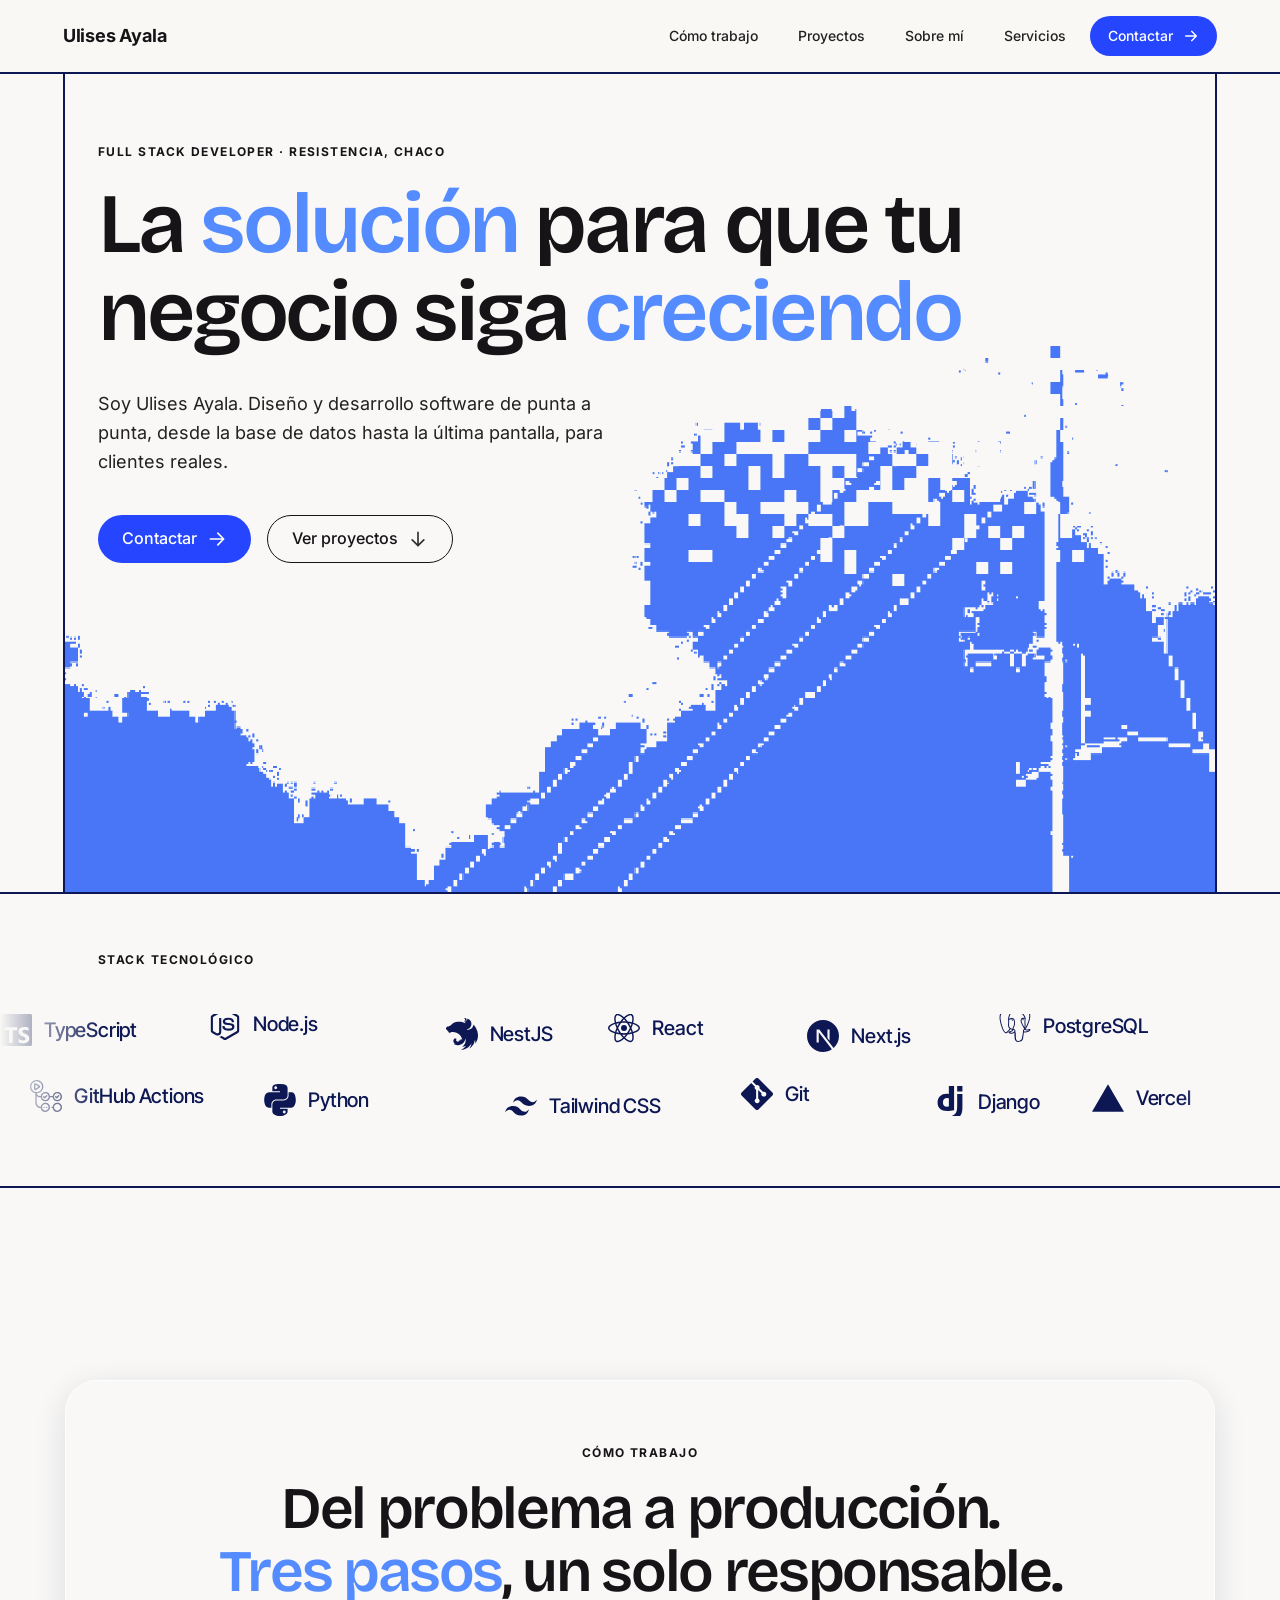
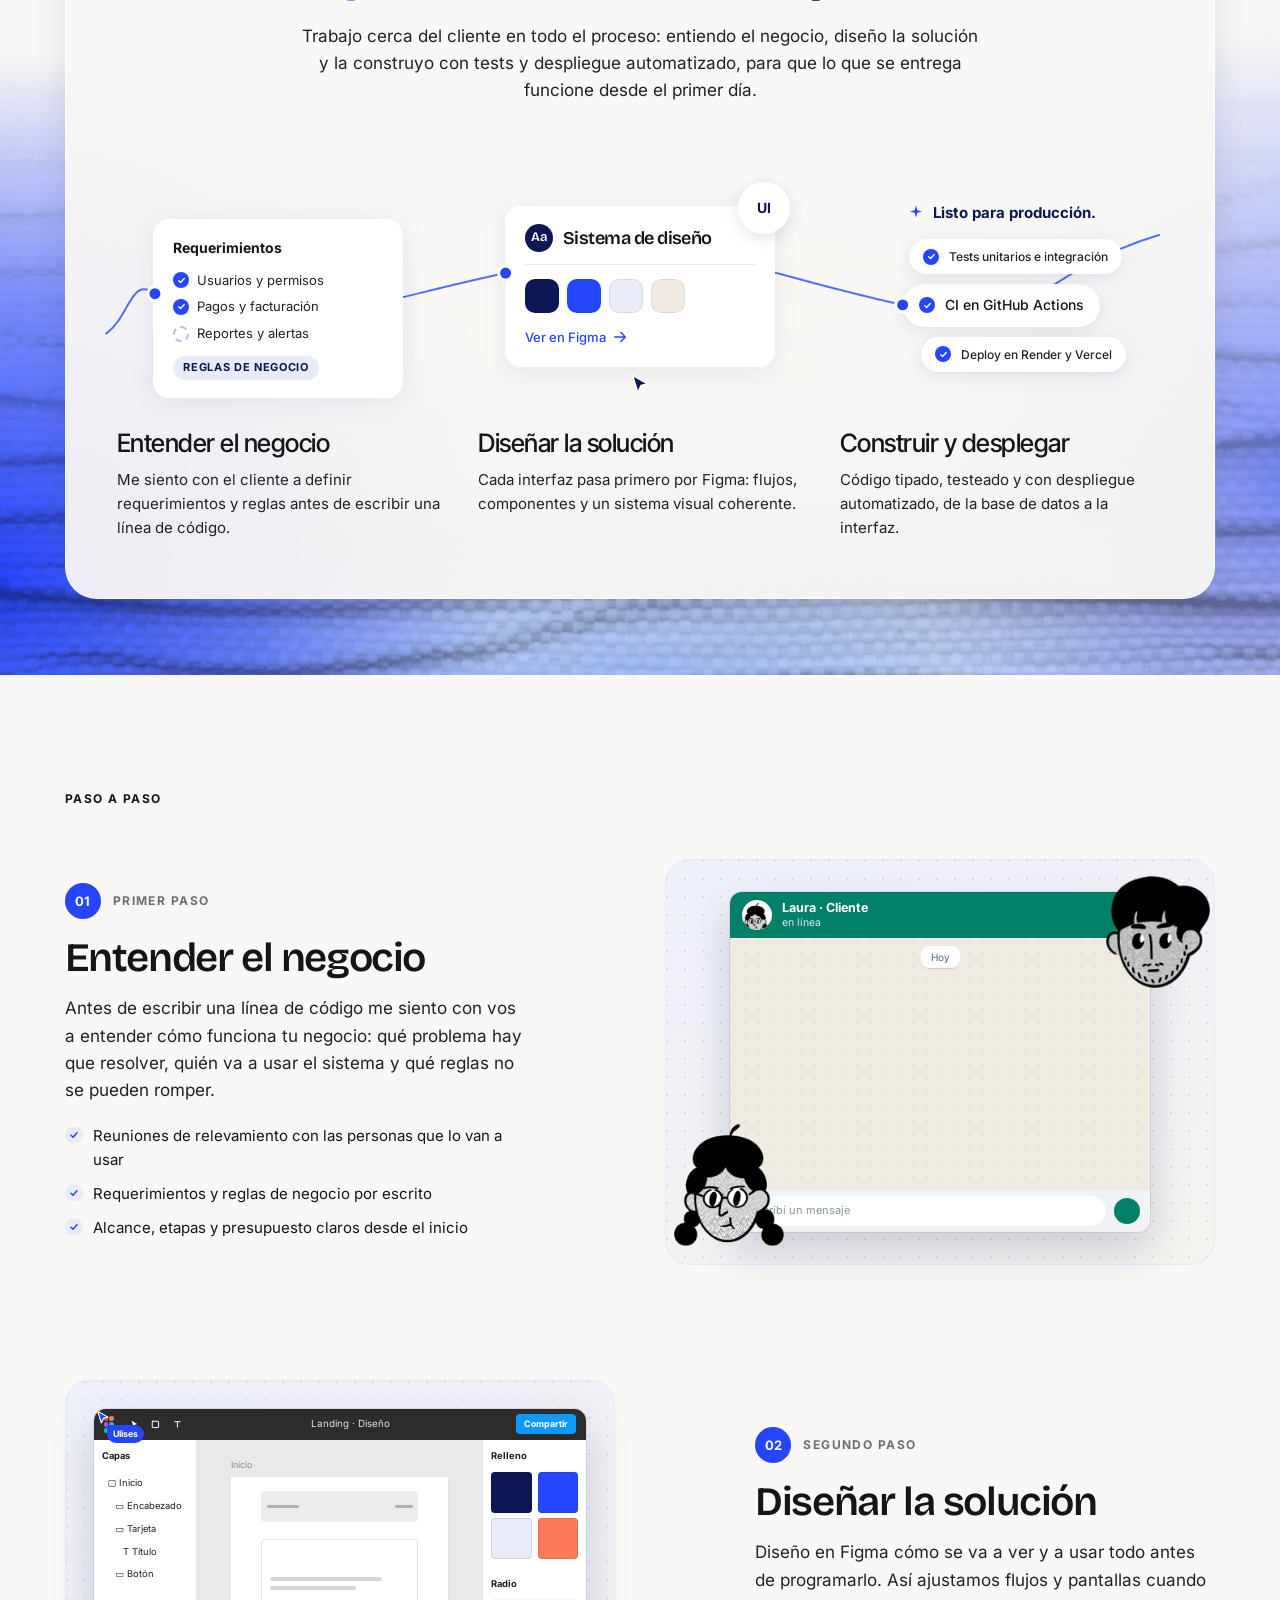
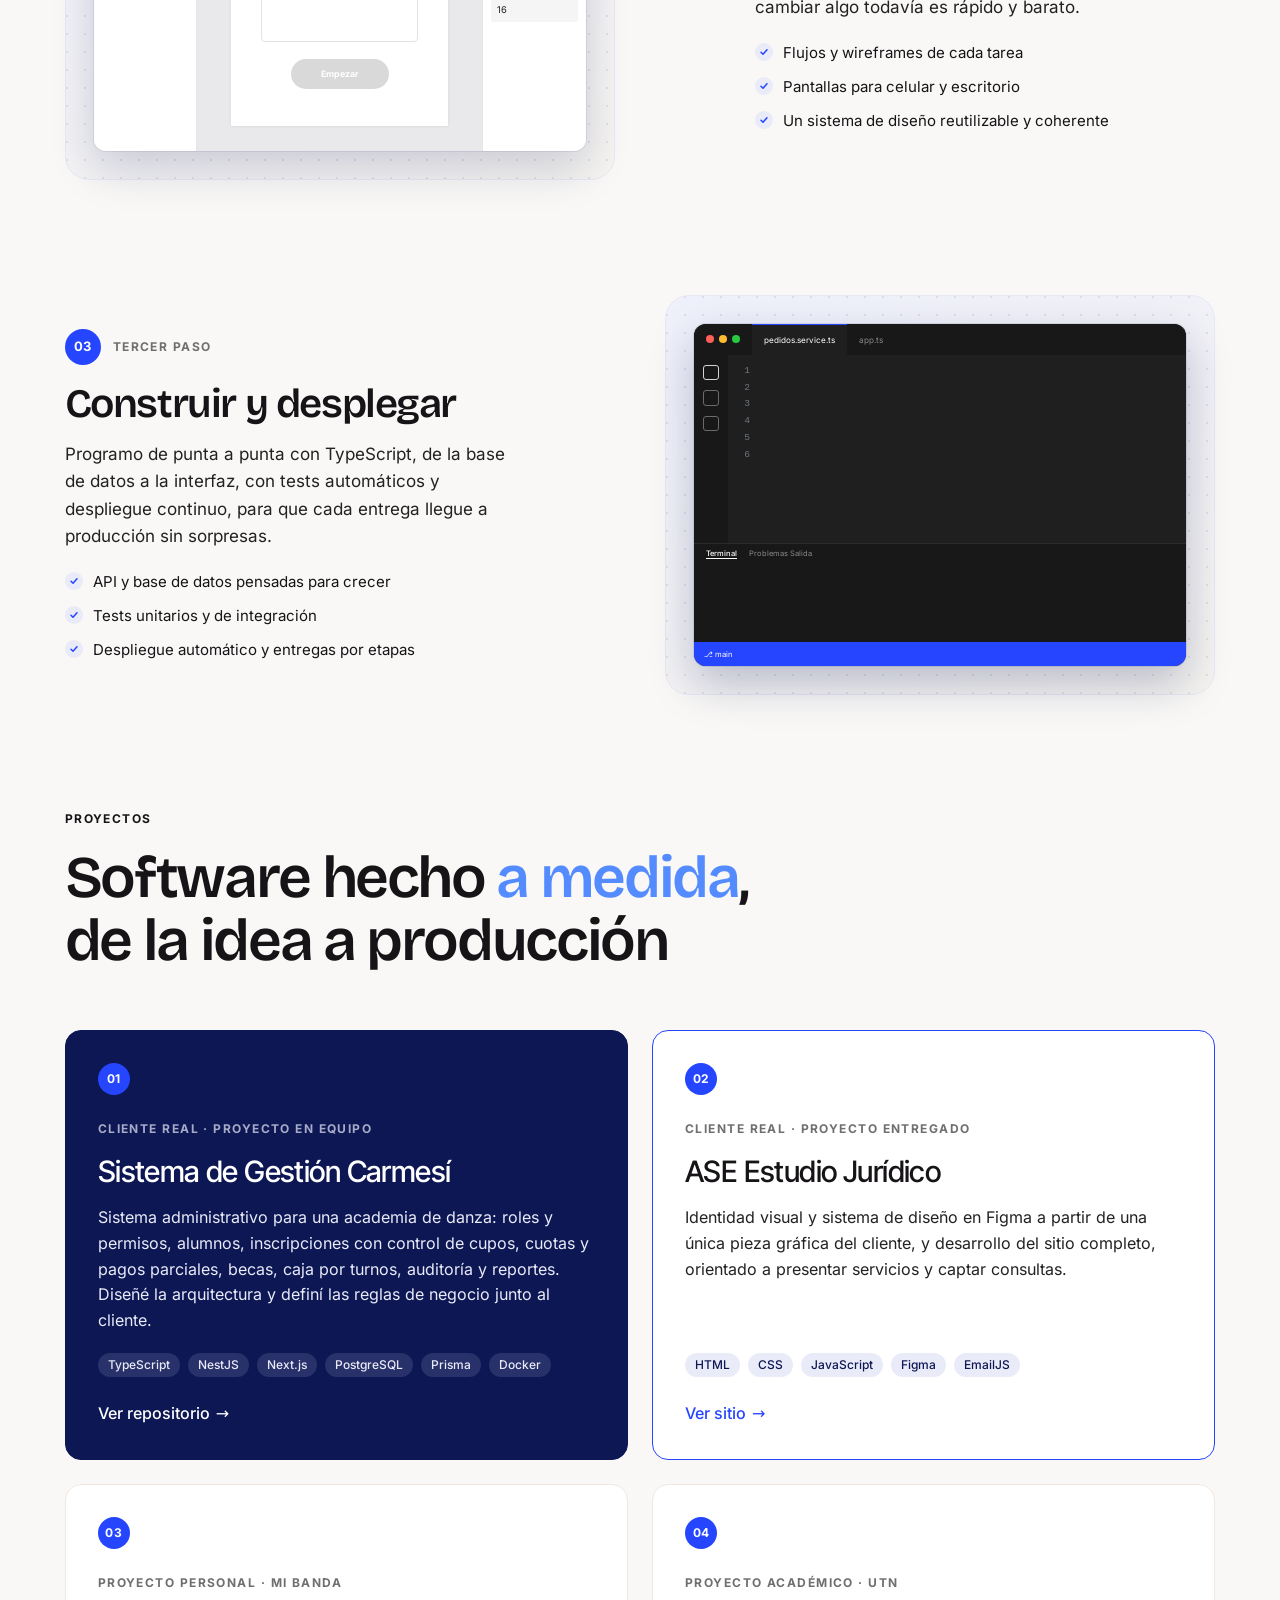
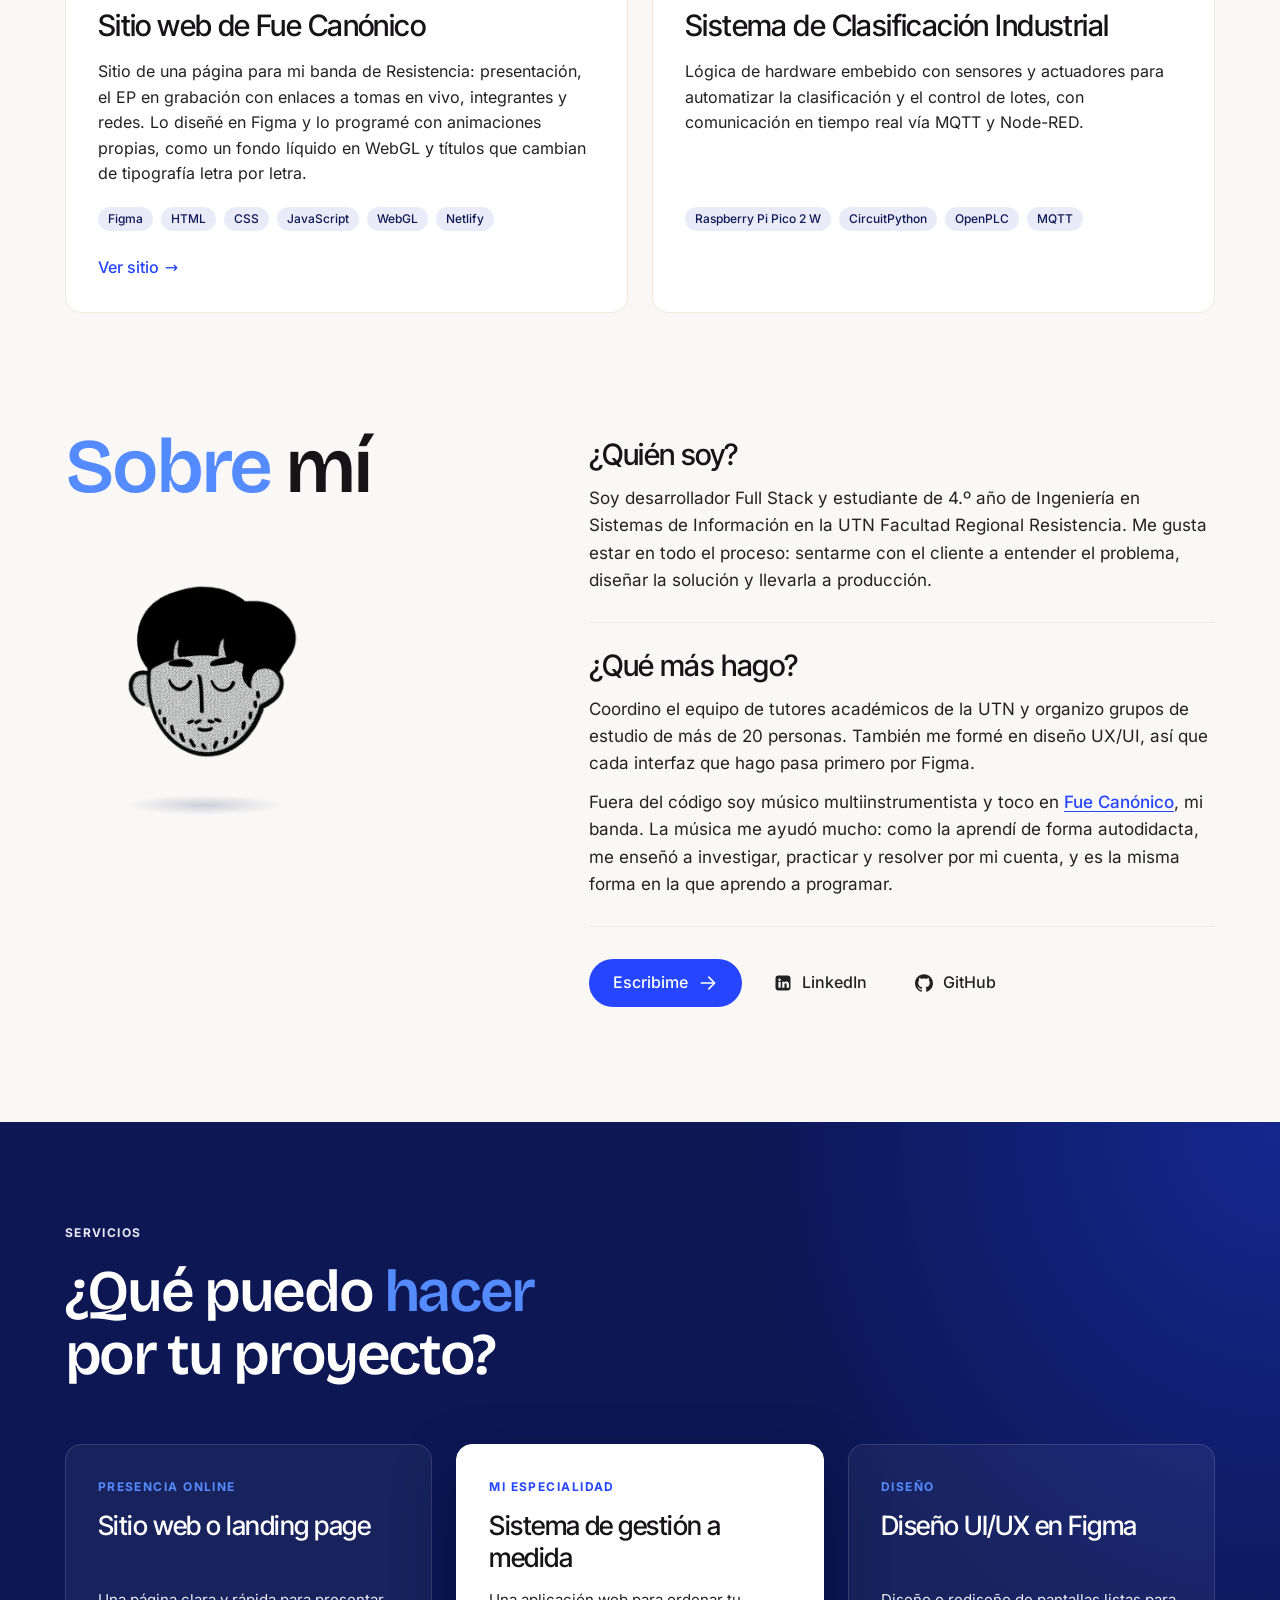
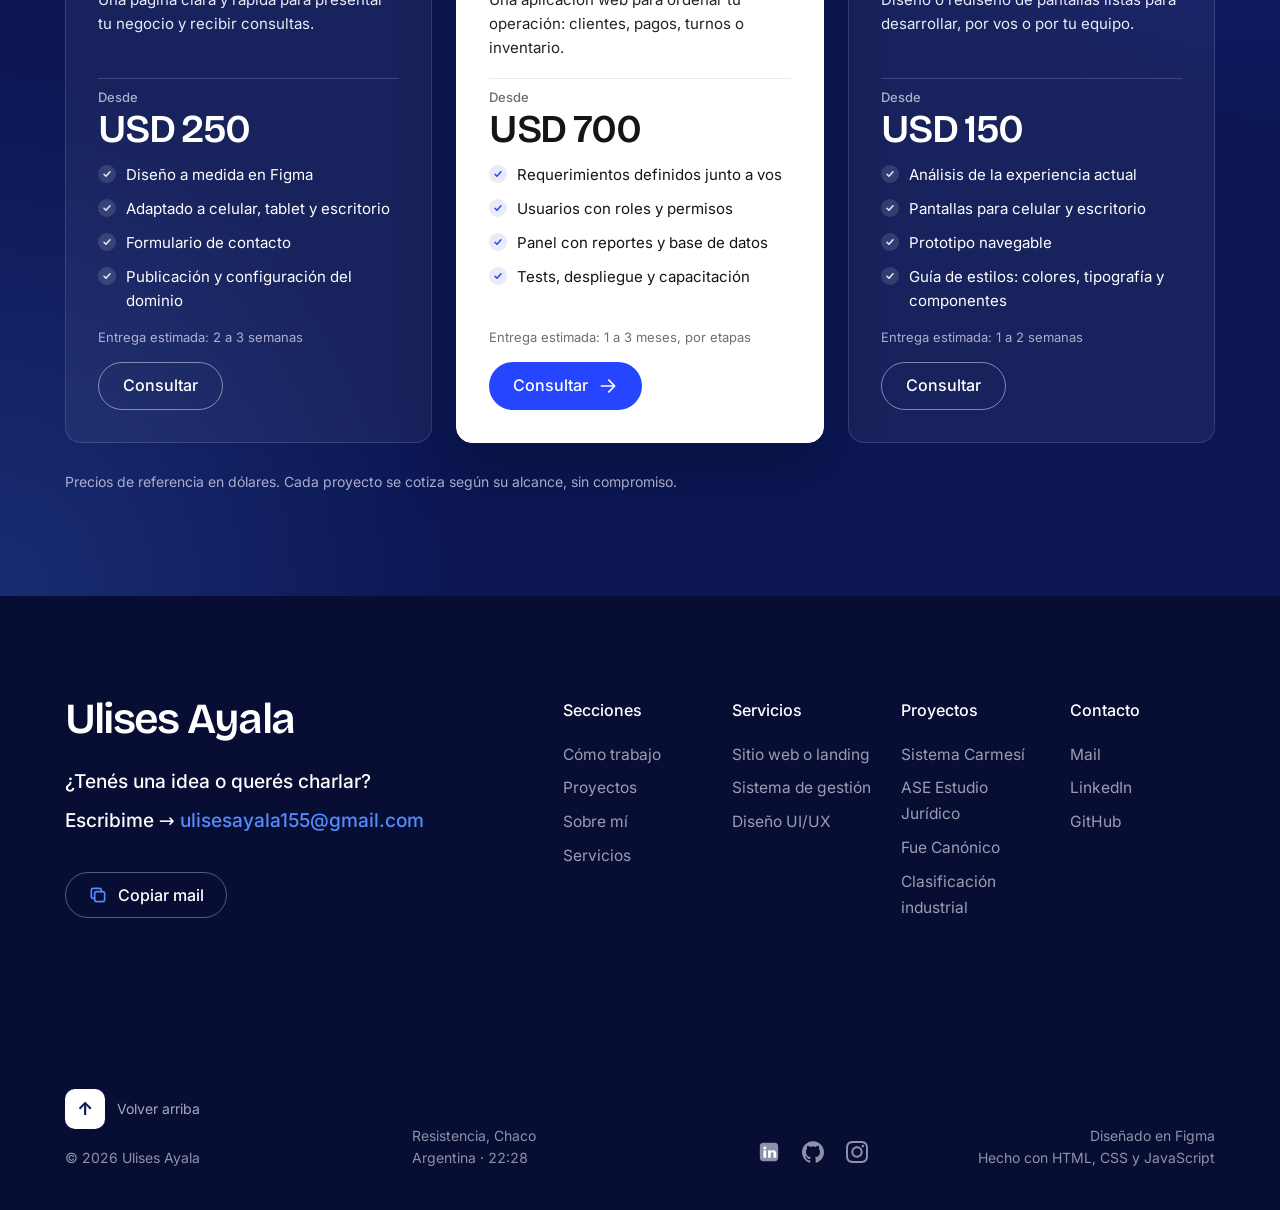
<file: index.html>
<!DOCTYPE html>
<html lang="es-AR">
<head>
  <meta charset="utf-8">
  <meta name="viewport" content="width=device-width, initial-scale=1">
  <title>Ulises Ayala · Full Stack Developer</title>
  <meta name="description" content="Ulises Ayala, desarrollador Full Stack en Resistencia, Chaco. Diseño y desarrollo software de punta a punta con TypeScript, NestJS, Next.js y PostgreSQL.">
  <meta name="theme-color" content="#f9f8f6">
  <script>document.documentElement.classList.add('js')</script>
  <link rel="preload" href="assets/fonts/bricolage-grotesque-latin-600-normal.woff2" as="font" type="font/woff2" crossorigin>
  <meta http-equiv="Cache-Control" content="no-cache, no-store, must-revalidate">
  <link rel="stylesheet" href="js/vendor/lenis.css">
  <link rel="stylesheet" href="css/styles.css?v=2026-11-24-3">
</head>
<body>
  <!-- Logos (Simple Icons, CC0) -->
  <svg width="0" height="0" style="position:absolute" aria-hidden="true">
    <symbol id="logo-typescript" viewBox="0 0 24 24"><path d="M1.125 0C.502 0 0 .502 0 1.125v21.75C0 23.498.502 24 1.125 24h21.75c.623 0 1.125-.502 1.125-1.125V1.125C24 .502 23.498 0 22.875 0zm17.363 9.75c.612 0 1.154.037 1.627.111a6.38 6.38 0 0 1 1.306.34v2.458a3.95 3.95 0 0 0-.643-.361 5.093 5.093 0 0 0-.717-.26 5.453 5.453 0 0 0-1.426-.2c-.3 0-.573.028-.819.086a2.1 2.1 0 0 0-.623.242c-.17.104-.3.229-.393.374a.888.888 0 0 0-.14.49c0 .196.053.373.156.529.104.156.252.304.443.444s.423.276.696.41c.273.135.582.274.926.416.47.197.892.407 1.266.628.374.222.695.473.963.753.268.279.472.598.614.957.142.359.214.776.214 1.253 0 .657-.125 1.21-.373 1.656a3.033 3.033 0 0 1-1.012 1.085 4.38 4.38 0 0 1-1.487.596c-.566.12-1.163.18-1.79.18a9.916 9.916 0 0 1-1.84-.164 5.544 5.544 0 0 1-1.512-.493v-2.63a5.033 5.033 0 0 0 3.237 1.2c.333 0 .624-.03.872-.09.249-.06.456-.144.623-.25.166-.108.29-.234.373-.38a1.023 1.023 0 0 0-.074-1.089 2.12 2.12 0 0 0-.537-.5 5.597 5.597 0 0 0-.807-.444 27.72 27.72 0 0 0-1.007-.436c-.918-.383-1.602-.852-2.053-1.405-.45-.553-.676-1.222-.676-2.005 0-.614.123-1.141.369-1.582.246-.441.58-.804 1.004-1.089a4.494 4.494 0 0 1 1.47-.629 7.536 7.536 0 0 1 1.77-.201zm-15.113.188h9.563v2.166H9.506v9.646H6.789v-9.646H3.375z"/></symbol>
    <symbol id="logo-nodedotjs" viewBox="0 0 24 24"><path d="M11.998,24c-0.321,0-0.641-0.084-0.922-0.247l-2.936-1.737c-0.438-0.245-0.224-0.332-0.08-0.383 c0.585-0.203,0.703-0.25,1.328-0.604c0.065-0.037,0.151-0.023,0.218,0.017l2.256,1.339c0.082,0.045,0.197,0.045,0.272,0l8.795-5.076 c0.082-0.047,0.134-0.141,0.134-0.238V6.921c0-0.099-0.053-0.192-0.137-0.242l-8.791-5.072c-0.081-0.047-0.189-0.047-0.271,0 L3.075,6.68C2.99,6.729,2.936,6.825,2.936,6.921v10.15c0,0.097,0.054,0.189,0.139,0.235l2.409,1.392 c1.307,0.654,2.108-0.116,2.108-0.89V7.787c0-0.142,0.114-0.253,0.256-0.253h1.115c0.139,0,0.255,0.112,0.255,0.253v10.021 c0,1.745-0.95,2.745-2.604,2.745c-0.508,0-0.909,0-2.026-0.551L2.28,18.675c-0.57-0.329-0.922-0.945-0.922-1.604V6.921 c0-0.659,0.353-1.275,0.922-1.603l8.795-5.082c0.557-0.315,1.296-0.315,1.848,0l8.794,5.082c0.57,0.329,0.924,0.944,0.924,1.603 v10.15c0,0.659-0.354,1.273-0.924,1.604l-8.794,5.078C12.643,23.916,12.324,24,11.998,24z M19.099,13.993 c0-1.9-1.284-2.406-3.987-2.763c-2.731-0.361-3.009-0.548-3.009-1.187c0-0.528,0.235-1.233,2.258-1.233 c1.807,0,2.473,0.389,2.747,1.607c0.024,0.115,0.129,0.199,0.247,0.199h1.141c0.071,0,0.138-0.031,0.186-0.081 c0.048-0.054,0.074-0.123,0.067-0.196c-0.177-2.098-1.571-3.076-4.388-3.076c-2.508,0-4.004,1.058-4.004,2.833 c0,1.925,1.488,2.457,3.895,2.695c2.88,0.282,3.103,0.703,3.103,1.269c0,0.983-0.789,1.402-2.642,1.402 c-2.327,0-2.839-0.584-3.011-1.742c-0.02-0.124-0.126-0.215-0.253-0.215h-1.137c-0.141,0-0.254,0.112-0.254,0.253 c0,1.482,0.806,3.248,4.655,3.248C17.501,17.007,19.099,15.91,19.099,13.993z"/></symbol>
    <symbol id="logo-nestjs" viewBox="0 0 24 24"><path d="M14.131.047c-.173 0-.334.037-.483.087.316.21.49.49.576.806.007.043.019.074.025.117a.681.681 0 0 1 .013.112c.024.545-.143.614-.26.936-.18.415-.13.861.086 1.22a.74.74 0 0 0 .074.137c-.235-1.568 1.073-1.803 1.314-2.293.019-.428-.334-.713-.613-.911a1.37 1.37 0 0 0-.732-.21zM16.102.4c-.024.143-.006.106-.012.18-.006.05-.006.112-.012.161-.013.05-.025.1-.044.149-.012.05-.03.1-.05.149l-.067.142c-.02.025-.031.05-.05.075l-.037.055a2.152 2.152 0 0 1-.093.124c-.037.038-.068.081-.112.112v.006c-.037.031-.074.068-.118.1-.13.099-.278.173-.415.266-.043.03-.087.056-.124.093a.906.906 0 0 0-.118.099c-.043.037-.074.074-.111.118-.031.037-.068.08-.093.124a1.582 1.582 0 0 0-.087.13c-.025.05-.043.093-.068.142-.019.05-.037.093-.05.143a2.007 2.007 0 0 0-.043.155c-.006.025-.006.056-.012.08-.007.025-.007.05-.013.075 0 .05-.006.105-.006.155 0 .037 0 .074.006.111 0 .05.006.1.019.155.006.05.018.1.03.15.02.049.032.098.05.148.013.03.031.062.044.087l-1.426-.552c-.241-.068-.477-.13-.719-.186l-.39-.093c-.372-.074-.75-.13-1.128-.167-.013 0-.019-.006-.031-.006A11.082 11.082 0 0 0 8.9 2.855c-.378.025-.756.074-1.134.136a12.45 12.45 0 0 0-.837.174l-.279.074c-.092.037-.18.08-.266.118l-.205.093c-.012.006-.024.006-.03.012-.063.031-.118.056-.174.087a2.738 2.738 0 0 0-.236.118c-.043.018-.086.043-.124.062a.559.559 0 0 1-.055.03c-.056.032-.112.063-.162.094a1.56 1.56 0 0 0-.148.093c-.044.03-.087.055-.124.086-.006.007-.013.007-.019.013-.037.025-.08.056-.118.087l-.012.012-.093.074c-.012.007-.025.019-.037.025-.031.025-.062.056-.093.08-.006.013-.019.02-.025.025-.037.038-.074.069-.111.106-.007 0-.007.006-.013.012a1.742 1.742 0 0 0-.111.106c-.007.006-.007.012-.013.012a1.454 1.454 0 0 0-.093.1c-.012.012-.03.024-.043.036a1.374 1.374 0 0 1-.106.112c-.006.012-.018.019-.024.03-.05.05-.093.1-.143.15l-.018.018c-.1.106-.205.211-.317.304-.111.1-.229.192-.347.273a3.777 3.777 0 0 1-.762.421c-.13.056-.267.106-.403.149-.26.056-.527.161-.756.18-.05 0-.105.012-.155.018l-.155.037-.149.056c-.05.019-.099.044-.148.068-.044.031-.093.056-.137.087a1.011 1.011 0 0 0-.124.106c-.043.03-.087.074-.124.111-.037.043-.074.08-.105.124-.031.05-.068.093-.093.143a1.092 1.092 0 0 0-.087.142c-.025.056-.05.106-.068.161-.019.05-.037.106-.056.161-.012.05-.025.1-.03.15 0 .005-.007.012-.007.018-.012.056-.012.13-.019.167C.006 7.95 0 7.986 0 8.03a.657.657 0 0 0 .074.31v.006c.019.037.044.075.069.112.024.037.05.074.08.111.031.031.068.069.106.1a.906.906 0 0 0 .117.099c.149.13.186.173.378.272.031.019.062.031.1.05.006 0 .012.006.018.006 0 .013 0 .019.006.031a1.272 1.272 0 0 0 .08.298c.02.037.032.074.05.111.007.013.013.025.02.031.024.05.049.093.073.137l.093.13c.031.037.069.08.106.118.037.037.074.068.118.105 0 0 .006.006.012.006.037.031.074.062.112.087a.986.986 0 0 0 .136.08c.043.025.093.05.142.069a.73.73 0 0 0 .124.043c.007.006.013.006.025.012.025.007.056.013.08.019-.018.335-.024.65.026.762.055.124.328-.254.6-.688-.036.428-.061.93 0 1.079.069.155.44-.329.763-.862 4.395-1.016 8.405 2.02 8.826 6.31-.08-.67-.905-1.041-1.283-.948-.186.458-.502 1.047-1.01 1.413.043-.41.025-.83-.062-1.24a4.009 4.009 0 0 1-.769 1.562c-.588.043-1.177-.242-1.487-.67-.025-.018-.031-.055-.05-.08-.018-.043-.037-.087-.05-.13a.515.515 0 0 1-.037-.13c-.006-.044-.006-.087-.006-.137v-.093a.992.992 0 0 1 .031-.13c.013-.043.025-.086.044-.13.024-.043.043-.087.074-.13.105-.298.105-.54-.087-.682a.706.706 0 0 0-.118-.062c-.024-.006-.055-.018-.08-.025l-.05-.018a.847.847 0 0 0-.13-.031.472.472 0 0 0-.13-.019 1.01 1.01 0 0 0-.136-.012c-.031 0-.062.006-.093.006a.484.484 0 0 0-.137.019c-.043.006-.086.012-.13.024a1.068 1.068 0 0 0-.13.044c-.043.018-.08.037-.124.056-.037.018-.074.043-.118.062-1.444.942-.582 3.148.403 3.787-.372.068-.75.148-.855.229l-.013.012c.267.161.546.298.837.416.397.13.818.247 1.004.297v.006a5.996 5.996 0 0 0 1.562.112c2.746-.192 4.996-2.281 5.405-5.033l.037.161c.019.112.043.23.056.347v.006c.012.056.018.112.025.162v.024c.006.056.012.112.012.162.006.068.012.136.012.204v.1c0 .03.007.067.007.098 0 .038-.007.075-.007.112v.087c0 .043-.006.08-.006.124 0 .025 0 .05-.006.08 0 .044-.006.087-.006.137-.006.018-.006.037-.006.055l-.02.143c0 .019 0 .037-.005.056-.007.062-.019.118-.025.18v.012l-.037.174v.018l-.037.167c0 .007-.007.02-.007.025a1.663 1.663 0 0 1-.043.168v.018c-.019.062-.037.118-.05.174-.006.006-.006.012-.006.012l-.056.186c-.024.062-.043.118-.068.18-.025.062-.043.124-.068.18-.025.062-.05.117-.074.18h-.007c-.024.055-.05.117-.08.173a.302.302 0 0 1-.019.043c-.006.006-.006.013-.012.019a5.867 5.867 0 0 1-1.742 2.082c-.05.031-.099.069-.149.106-.012.012-.03.018-.043.03a2.603 2.603 0 0 1-.136.094l.018.037h.007l.26-.037h.006c.161-.025.322-.056.483-.087.044-.006.093-.019.137-.031l.087-.019c.043-.006.086-.018.13-.024.037-.013.074-.02.111-.031.62-.15 1.221-.354 1.798-.595a9.926 9.926 0 0 1-3.85 3.142c.714-.05 1.426-.167 2.114-.366a9.903 9.903 0 0 0 5.857-4.68 9.893 9.893 0 0 1-1.667 3.986 9.758 9.758 0 0 0 1.655-1.376 9.824 9.824 0 0 0 2.61-5.268c.21.98.272 1.99.18 2.987 4.474-6.241.371-12.712-1.346-14.416-.006-.013-.012-.019-.012-.031-.006.006-.006.006-.006.012 0-.006 0-.006-.007-.012 0 .074-.006.148-.012.223a8.34 8.34 0 0 1-.062.415c-.03.136-.068.273-.105.41-.044.13-.093.266-.15.396a5.322 5.322 0 0 1-.185.378 4.735 4.735 0 0 1-.477.688c-.093.111-.192.21-.292.31a3.994 3.994 0 0 1-.18.155l-.142.124a3.459 3.459 0 0 1-.347.241 4.295 4.295 0 0 1-.366.211c-.13.062-.26.118-.39.174a4.364 4.364 0 0 1-.818.223c-.143.025-.285.037-.422.05a4.914 4.914 0 0 1-.297.012 4.66 4.66 0 0 1-.422-.025 3.137 3.137 0 0 1-.421-.062 3.136 3.136 0 0 1-.415-.105h-.007c.137-.013.273-.025.41-.05a4.493 4.493 0 0 0 .818-.223c.136-.05.266-.112.39-.174.13-.062.248-.13.372-.204.118-.08.235-.161.347-.248.112-.087.217-.18.316-.279.105-.093.198-.198.291-.304.093-.111.18-.223.26-.334.013-.019.026-.044.038-.062.062-.1.124-.199.18-.298a4.272 4.272 0 0 0 .334-.775c.044-.13.075-.266.106-.403.025-.142.05-.278.062-.415.012-.142.025-.285.025-.421 0-.1-.007-.199-.013-.298a6.726 6.726 0 0 0-.05-.415 4.493 4.493 0 0 0-.092-.415c-.044-.13-.087-.267-.137-.397-.05-.13-.111-.26-.173-.384-.069-.124-.137-.248-.211-.366a6.843 6.843 0 0 0-.248-.34c-.093-.106-.186-.212-.285-.317a3.878 3.878 0 0 0-.161-.155c-.28-.217-.57-.421-.862-.607a1.154 1.154 0 0 0-.124-.062 2.415 2.415 0 0 0-.589-.26Z"/></symbol>
    <symbol id="logo-react" viewBox="0 0 24 24"><path d="M14.23 12.004a2.236 2.236 0 0 1-2.235 2.236 2.236 2.236 0 0 1-2.236-2.236 2.236 2.236 0 0 1 2.235-2.236 2.236 2.236 0 0 1 2.236 2.236zm2.648-10.69c-1.346 0-3.107.96-4.888 2.622-1.78-1.653-3.542-2.602-4.887-2.602-.41 0-.783.093-1.106.278-1.375.793-1.683 3.264-.973 6.365C1.98 8.917 0 10.42 0 12.004c0 1.59 1.99 3.097 5.043 4.03-.704 3.113-.39 5.588.988 6.38.32.187.69.275 1.102.275 1.345 0 3.107-.96 4.888-2.624 1.78 1.654 3.542 2.603 4.887 2.603.41 0 .783-.09 1.106-.275 1.374-.792 1.683-3.263.973-6.365C22.02 15.096 24 13.59 24 12.004c0-1.59-1.99-3.097-5.043-4.032.704-3.11.39-5.587-.988-6.38-.318-.184-.688-.277-1.092-.278zm-.005 1.09v.006c.225 0 .406.044.558.127.666.382.955 1.835.73 3.704-.054.46-.142.945-.25 1.44-.96-.236-2.006-.417-3.107-.534-.66-.905-1.345-1.727-2.035-2.447 1.592-1.48 3.087-2.292 4.105-2.295zm-9.77.02c1.012 0 2.514.808 4.11 2.28-.686.72-1.37 1.537-2.02 2.442-1.107.117-2.154.298-3.113.538-.112-.49-.195-.964-.254-1.42-.23-1.868.054-3.32.714-3.707.19-.09.4-.127.563-.132zm4.882 3.05c.455.468.91.992 1.36 1.564-.44-.02-.89-.034-1.345-.034-.46 0-.915.01-1.36.034.44-.572.895-1.096 1.345-1.565zM12 8.1c.74 0 1.477.034 2.202.093.406.582.802 1.203 1.183 1.86.372.64.71 1.29 1.018 1.946-.308.655-.646 1.31-1.013 1.95-.38.66-.773 1.288-1.18 1.87-.728.063-1.466.098-2.21.098-.74 0-1.477-.035-2.202-.093-.406-.582-.802-1.204-1.183-1.86-.372-.64-.71-1.29-1.018-1.946.303-.657.646-1.313 1.013-1.954.38-.66.773-1.286 1.18-1.868.728-.064 1.466-.098 2.21-.098zm-3.635.254c-.24.377-.48.763-.704 1.16-.225.39-.435.782-.635 1.174-.265-.656-.49-1.31-.676-1.947.64-.15 1.315-.283 2.015-.386zm7.26 0c.695.103 1.365.23 2.006.387-.18.632-.405 1.282-.66 1.933-.2-.39-.41-.783-.64-1.174-.225-.392-.465-.774-.705-1.146zm3.063.675c.484.15.944.317 1.375.498 1.732.74 2.852 1.708 2.852 2.476-.005.768-1.125 1.74-2.857 2.475-.42.18-.88.342-1.355.493-.28-.958-.646-1.956-1.1-2.98.45-1.017.81-2.01 1.085-2.964zm-13.395.004c.278.96.645 1.957 1.1 2.98-.45 1.017-.812 2.01-1.086 2.964-.484-.15-.944-.318-1.37-.5-1.732-.737-2.852-1.706-2.852-2.474 0-.768 1.12-1.742 2.852-2.476.42-.18.88-.342 1.356-.494zm11.678 4.28c.265.657.49 1.312.676 1.948-.64.157-1.316.29-2.016.39.24-.375.48-.762.705-1.158.225-.39.435-.788.636-1.18zm-9.945.02c.2.392.41.783.64 1.175.23.39.465.772.705 1.143-.695-.102-1.365-.23-2.006-.386.18-.63.406-1.282.66-1.933zM17.92 16.32c.112.493.2.968.254 1.423.23 1.868-.054 3.32-.714 3.708-.147.09-.338.128-.563.128-1.012 0-2.514-.807-4.11-2.28.686-.72 1.37-1.536 2.02-2.44 1.107-.118 2.154-.3 3.113-.54zm-11.83.01c.96.234 2.006.415 3.107.532.66.905 1.345 1.727 2.035 2.446-1.595 1.483-3.092 2.295-4.11 2.295-.22-.005-.406-.05-.553-.132-.666-.38-.955-1.834-.73-3.703.054-.46.142-.944.25-1.438zm4.56.64c.44.02.89.034 1.345.034.46 0 .915-.01 1.36-.034-.44.572-.895 1.095-1.345 1.565-.455-.47-.91-.993-1.36-1.565z"/></symbol>
    <symbol id="logo-nextdotjs" viewBox="0 0 24 24"><path d="M18.665 21.978C16.758 23.255 14.465 24 12 24 5.377 24 0 18.623 0 12S5.377 0 12 0s12 5.377 12 12c0 3.583-1.574 6.801-4.067 9.001L9.219 7.2H7.2v9.596h1.615V9.251l9.85 12.727Zm-3.332-8.533 1.6 2.061V7.2h-1.6v6.245Z"/></symbol>
    <symbol id="logo-postgresql" viewBox="0 0 24 24"><path d="M23.5594 14.7228a.5269.5269 0 0 0-.0563-.1191c-.139-.2632-.4768-.3418-1.0074-.2321-1.6533.3411-2.2935.1312-2.5256-.0191 1.342-2.0482 2.445-4.522 3.0411-6.8297.2714-1.0507.7982-3.5237.1222-4.7316a1.5641 1.5641 0 0 0-.1509-.235C21.6931.9086 19.8007.0248 17.5099.0005c-1.4947-.0158-2.7705.3461-3.1161.4794a9.449 9.449 0 0 0-.5159-.0816 8.044 8.044 0 0 0-1.3114-.1278c-1.1822-.0184-2.2038.2642-3.0498.8406-.8573-.3211-4.7888-1.645-7.2219.0788C.9359 2.1526.3086 3.8733.4302 6.3043c.0409.818.5069 3.334 1.2423 5.7436.4598 1.5065.9387 2.7019 1.4334 3.582.553.9942 1.1259 1.5933 1.7143 1.7895.4474.1491 1.1327.1441 1.8581-.7279.8012-.9635 1.5903-1.8258 1.9446-2.2069.4351.2355.9064.3625 1.39.3772a.0569.0569 0 0 0 .0004.0041 11.0312 11.0312 0 0 0-.2472.3054c-.3389.4302-.4094.5197-1.5002.7443-.3102.064-1.1344.2339-1.1464.8115-.0025.1224.0329.2309.0919.3268.2269.4231.9216.6097 1.015.6331 1.3345.3335 2.5044.092 3.3714-.6787-.017 2.231.0775 4.4174.3454 5.0874.2212.5529.7618 1.9045 2.4692 1.9043.2505 0 .5263-.0291.8296-.0941 1.7819-.3821 2.5557-1.1696 2.855-2.9059.1503-.8707.4016-2.8753.5388-4.1012.0169-.0703.0357-.1207.057-.1362.0007-.0005.0697-.0471.4272.0307a.3673.3673 0 0 0 .0443.0068l.2539.0223.0149.001c.8468.0384 1.9114-.1426 2.5312-.4308.6438-.2988 1.8057-1.0323 1.5951-1.6698zM2.371 11.8765c-.7435-2.4358-1.1779-4.8851-1.2123-5.5719-.1086-2.1714.4171-3.6829 1.5623-4.4927 1.8367-1.2986 4.8398-.5408 6.108-.13-.0032.0032-.0066.0061-.0098.0094-2.0238 2.044-1.9758 5.536-1.9708 5.7495-.0002.0823.0066.1989.0162.3593.0348.5873.0996 1.6804-.0735 2.9184-.1609 1.1504.1937 2.2764.9728 3.0892.0806.0841.1648.1631.2518.2374-.3468.3714-1.1004 1.1926-1.9025 2.1576-.5677.6825-.9597.5517-1.0886.5087-.3919-.1307-.813-.5871-1.2381-1.3223-.4796-.839-.9635-2.0317-1.4155-3.5126zm6.0072 5.0871c-.1711-.0428-.3271-.1132-.4322-.1772.0889-.0394.2374-.0902.4833-.1409 1.2833-.2641 1.4815-.4506 1.9143-1.0002.0992-.126.2116-.2687.3673-.4426a.3549.3549 0 0 0 .0737-.1298c.1708-.1513.2724-.1099.4369-.0417.156.0646.3078.26.3695.4752.0291.1016.0619.2945-.0452.4444-.9043 1.2658-2.2216 1.2494-3.1676 1.0128zm2.094-3.988-.0525.141c-.133.3566-.2567.6881-.3334 1.003-.6674-.0021-1.3168-.2872-1.8105-.8024-.6279-.6551-.9131-1.5664-.7825-2.5004.1828-1.3079.1153-2.4468.079-3.0586-.005-.0857-.0095-.1607-.0122-.2199.2957-.2621 1.6659-.9962 2.6429-.7724.4459.1022.7176.4057.8305.928.5846 2.7038.0774 3.8307-.3302 4.7363-.084.1866-.1633.3629-.2311.5454zm7.3637 4.5725c-.0169.1768-.0358.376-.0618.5959l-.146.4383a.3547.3547 0 0 0-.0182.1077c-.0059.4747-.054.6489-.115.8693-.0634.2292-.1353.4891-.1794 1.0575-.11 1.4143-.8782 2.2267-2.4172 2.5565-1.5155.3251-1.7843-.4968-2.0212-1.2217a6.5824 6.5824 0 0 0-.0769-.2266c-.2154-.5858-.1911-1.4119-.1574-2.5551.0165-.5612-.0249-1.9013-.3302-2.6462.0044-.2932.0106-.5909.019-.8918a.3529.3529 0 0 0-.0153-.1126 1.4927 1.4927 0 0 0-.0439-.208c-.1226-.4283-.4213-.7866-.7797-.9351-.1424-.059-.4038-.1672-.7178-.0869.067-.276.1831-.5875.309-.9249l.0529-.142c.0595-.16.134-.3257.213-.5012.4265-.9476 1.0106-2.2453.3766-5.1772-.2374-1.0981-1.0304-1.6343-2.2324-1.5098-.7207.0746-1.3799.3654-1.7088.5321a5.6716 5.6716 0 0 0-.1958.1041c.0918-1.1064.4386-3.1741 1.7357-4.4823a4.0306 4.0306 0 0 1 .3033-.276.3532.3532 0 0 0 .1447-.0644c.7524-.5706 1.6945-.8506 2.802-.8325.4091.0067.8017.0339 1.1742.081 1.939.3544 3.2439 1.4468 4.0359 2.3827.8143.9623 1.2552 1.9315 1.4312 2.4543-1.3232-.1346-2.2234.1268-2.6797.779-.9926 1.4189.543 4.1729 1.2811 5.4964.1353.2426.2522.4522.2889.5413.2403.5825.5515.9713.7787 1.2552.0696.087.1372.1714.1885.245-.4008.1155-1.1208.3825-1.0552 1.717-.0123.1563-.0423.4469-.0834.8148-.0461.2077-.0702.4603-.0994.7662zm.8905-1.6211c-.0405-.8316.2691-.9185.5967-1.0105a2.8566 2.8566 0 0 0 .135-.0406 1.202 1.202 0 0 0 .1342.103c.5703.3765 1.5823.4213 3.0068.1344-.2016.1769-.5189.3994-.9533.6011-.4098.1903-1.0957.333-1.7473.3636-.7197.0336-1.0859-.0807-1.1721-.151zm.5695-9.2712c-.0059.3508-.0542.6692-.1054 1.0017-.055.3576-.112.7274-.1264 1.1762-.0142.4368.0404.8909.0932 1.3301.1066.887.216 1.8003-.2075 2.7014a3.5272 3.5272 0 0 1-.1876-.3856c-.0527-.1276-.1669-.3326-.3251-.6162-.6156-1.1041-2.0574-3.6896-1.3193-4.7446.3795-.5427 1.3408-.5661 2.1781-.463zm.2284 7.0137a12.3762 12.3762 0 0 0-.0853-.1074l-.0355-.0444c.7262-1.1995.5842-2.3862.4578-3.4385-.0519-.4318-.1009-.8396-.0885-1.2226.0129-.4061.0666-.7543.1185-1.0911.0639-.415.1288-.8443.1109-1.3505.0134-.0531.0188-.1158.0118-.1902-.0457-.4855-.5999-1.938-1.7294-3.253-.6076-.7073-1.4896-1.4972-2.6889-2.0395.5251-.1066 1.2328-.2035 2.0244-.1859 2.0515.0456 3.6746.8135 4.8242 2.2824a.908.908 0 0 1 .0667.1002c.7231 1.3556-.2762 6.2751-2.9867 10.5405zm-8.8166-6.1162c-.025.1794-.3089.4225-.6211.4225a.5821.5821 0 0 1-.0809-.0056c-.1873-.026-.3765-.144-.5059-.3156-.0458-.0605-.1203-.178-.1055-.2844.0055-.0401.0261-.0985.0925-.1488.1182-.0894.3518-.1226.6096-.0867.3163.0441.6426.1938.6113.4186zm7.9305-.4114c.0111.0792-.049.201-.1531.3102-.0683.0717-.212.1961-.4079.2232a.5456.5456 0 0 1-.075.0052c-.2935 0-.5414-.2344-.5607-.3717-.024-.1765.2641-.3106.5611-.352.297-.0414.6111.0088.6356.1851z"/></symbol>
    <symbol id="logo-prisma" viewBox="0 0 24 24"><path d="M21.8068 18.2848L13.5528.7565c-.207-.4382-.639-.7273-1.1286-.7541-.5023-.0293-.9523.213-1.2062.6253L2.266 15.1271c-.2773.4518-.2718 1.0091.0158 1.4555l4.3759 6.7786c.2608.4046.7127.6388 1.1823.6388.1332 0 .267-.0188.3987-.0577l12.7019-3.7568c.3891-.1151.7072-.3904.8737-.7553s.1633-.7828-.0075-1.1454zm-1.8481.7519L9.1814 22.2242c-.3292.0975-.6448-.1873-.5756-.5194l3.8501-18.4386c.072-.3448.5486-.3996.699-.0803l7.1288 15.138c.1344.2856-.019.6224-.325.7128z"/></symbol>
    <symbol id="logo-docker" viewBox="0 0 24 24"><path d="M13.983 11.078h2.119a.186.186 0 00.186-.185V9.006a.186.186 0 00-.186-.186h-2.119a.185.185 0 00-.185.185v1.888c0 .102.083.185.185.185m-2.954-5.43h2.118a.186.186 0 00.186-.186V3.574a.186.186 0 00-.186-.185h-2.118a.185.185 0 00-.185.185v1.888c0 .102.082.185.185.185m0 2.716h2.118a.187.187 0 00.186-.186V6.29a.186.186 0 00-.186-.185h-2.118a.185.185 0 00-.185.185v1.887c0 .102.082.185.185.186m-2.93 0h2.12a.186.186 0 00.184-.186V6.29a.185.185 0 00-.185-.185H8.1a.185.185 0 00-.185.185v1.887c0 .102.083.185.185.186m-2.964 0h2.119a.186.186 0 00.185-.186V6.29a.185.185 0 00-.185-.185H5.136a.186.186 0 00-.186.185v1.887c0 .102.084.185.186.186m5.893 2.715h2.118a.186.186 0 00.186-.185V9.006a.186.186 0 00-.186-.186h-2.118a.185.185 0 00-.185.185v1.888c0 .102.082.185.185.185m-2.93 0h2.12a.185.185 0 00.184-.185V9.006a.185.185 0 00-.184-.186h-2.12a.185.185 0 00-.184.185v1.888c0 .102.083.185.185.185m-2.964 0h2.119a.185.185 0 00.185-.185V9.006a.185.185 0 00-.184-.186h-2.12a.186.186 0 00-.186.186v1.887c0 .102.084.185.186.185m-2.92 0h2.12a.185.185 0 00.184-.185V9.006a.185.185 0 00-.184-.186h-2.12a.185.185 0 00-.184.185v1.888c0 .102.082.185.185.185M23.763 9.89c-.065-.051-.672-.51-1.954-.51-.338.001-.676.03-1.01.087-.248-1.7-1.653-2.53-1.716-2.566l-.344-.199-.226.327c-.284.438-.49.922-.612 1.43-.23.97-.09 1.882.403 2.661-.595.332-1.55.413-1.744.42H.751a.751.751 0 00-.75.748 11.376 11.376 0 00.692 4.062c.545 1.428 1.355 2.48 2.41 3.124 1.18.723 3.1 1.137 5.275 1.137.983.003 1.963-.086 2.93-.266a12.248 12.248 0 003.823-1.389c.98-.567 1.86-1.288 2.61-2.136 1.252-1.418 1.998-2.997 2.553-4.4h.221c1.372 0 2.215-.549 2.68-1.009.309-.293.55-.65.707-1.046l.098-.288Z"/></symbol>
    <symbol id="logo-githubactions" viewBox="0 0 24 24"><path d="M10.984 13.836a.5.5 0 0 1-.353-.146l-.745-.743a.5.5 0 1 1 .706-.708l.392.391 1.181-1.18a.5.5 0 0 1 .708.707l-1.535 1.533a.504.504 0 0 1-.354.146zm9.353-.147l1.534-1.532a.5.5 0 0 0-.707-.707l-1.181 1.18-.392-.391a.5.5 0 1 0-.706.708l.746.743a.497.497 0 0 0 .706-.001zM4.527 7.452l2.557-1.585A1 1 0 0 0 7.09 4.17L4.533 2.56A1 1 0 0 0 3 3.406v3.196a1.001 1.001 0 0 0 1.527.85zm2.03-2.436L4 6.602V3.406l2.557 1.61zM24 12.5c0 1.93-1.57 3.5-3.5 3.5a3.503 3.503 0 0 1-3.46-3h-2.08a3.503 3.503 0 0 1-3.46 3 3.502 3.502 0 0 1-3.46-3h-.558c-.972 0-1.85-.399-2.482-1.042V17c0 1.654 1.346 3 3 3h.04c.244-1.693 1.7-3 3.46-3 1.93 0 3.5 1.57 3.5 3.5S13.43 24 11.5 24a3.502 3.502 0 0 1-3.46-3H8c-2.206 0-4-1.794-4-4V9.899A5.008 5.008 0 0 1 0 5c0-2.757 2.243-5 5-5s5 2.243 5 5a5.005 5.005 0 0 1-4.952 4.998A2.482 2.482 0 0 0 7.482 12h.558c.244-1.693 1.7-3 3.46-3a3.502 3.502 0 0 1 3.46 3h2.08a3.503 3.503 0 0 1 3.46-3c1.93 0 3.5 1.57 3.5 3.5zm-15 8c0 1.378 1.122 2.5 2.5 2.5s2.5-1.122 2.5-2.5-1.122-2.5-2.5-2.5S9 19.122 9 20.5zM5 9c2.206 0 4-1.794 4-4S7.206 1 5 1 1 2.794 1 5s1.794 4 4 4zm9 3.5c0-1.378-1.122-2.5-2.5-2.5S9 11.122 9 12.5s1.122 2.5 2.5 2.5 2.5-1.122 2.5-2.5zm9 0c0-1.378-1.122-2.5-2.5-2.5S18 11.122 18 12.5s1.122 2.5 2.5 2.5 2.5-1.122 2.5-2.5zm-13 8a.5.5 0 1 0 1 0 .5.5 0 0 0-1 0zm2 0a.5.5 0 1 0 1 0 .5.5 0 0 0-1 0zm12 0c0 1.93-1.57 3.5-3.5 3.5a3.503 3.503 0 0 1-3.46-3.002c-.007.001-.013.005-.021.005l-.506.017h-.017a.5.5 0 0 1-.016-.999l.506-.017c.018-.002.035.006.052.007A3.503 3.503 0 0 1 20.5 17c1.93 0 3.5 1.57 3.5 3.5zm-1 0c0-1.378-1.122-2.5-2.5-2.5S18 19.122 18 20.5s1.122 2.5 2.5 2.5 2.5-1.122 2.5-2.5z"/></symbol>
    <symbol id="logo-git" viewBox="0 0 24 24"><path d="M13.09 23.549a1.54 1.54 0 0 1-2.18 0L.451 13.089a1.54 1.54 0 0 1 0-2.179l7.191-7.19 2.733 2.733a1.85 1.85 0 0 0 .964 2.326v6.66a1.849 1.849 0 1 0 1.54 0V8.957l2.508 2.508a1.85 1.85 0 1 0 1.09-1.09l-2.634-2.634a1.85 1.85 0 0 0-2.378-2.377L8.73 2.63 10.91.451a1.54 1.54 0 0 1 2.179 0l10.459 10.46a1.54 1.54 0 0 1 0 2.179z"/></symbol>
    <symbol id="logo-tailwindcss" viewBox="0 0 24 24"><path d="M12.001,4.8c-3.2,0-5.2,1.6-6,4.8c1.2-1.6,2.6-2.2,4.2-1.8c0.913,0.228,1.565,0.89,2.288,1.624 C13.666,10.618,15.027,12,18.001,12c3.2,0,5.2-1.6,6-4.8c-1.2,1.6-2.6,2.2-4.2,1.8c-0.913-0.228-1.565-0.89-2.288-1.624 C16.337,6.182,14.976,4.8,12.001,4.8z M6.001,12c-3.2,0-5.2,1.6-6,4.8c1.2-1.6,2.6-2.2,4.2-1.8c0.913,0.228,1.565,0.89,2.288,1.624 c1.177,1.194,2.538,2.576,5.512,2.576c3.2,0,5.2-1.6,6-4.8c-1.2,1.6-2.6,2.2-4.2,1.8c-0.913-0.228-1.565-0.89-2.288-1.624 C10.337,13.382,8.976,12,6.001,12z"/></symbol>
    <symbol id="logo-python" viewBox="0 0 24 24"><path d="M11.858 0c-.978.005-1.913.088-2.736.234C6.7.662 6.26 1.558 6.26 3.21v2.182h5.725v.727H4.111c-1.664 0-3.121 1-3.577 2.903-.526 2.181-.549 3.542 0 5.82.407 1.694 1.379 2.902 3.043 2.902h1.969v-2.616c0-1.89 1.635-3.557 3.576-3.557h5.72c1.591 0 2.862-1.31 2.862-2.91v-5.45c0-1.553-1.309-2.718-2.863-2.977A18 18 0 0 0 11.858 0M8.762 1.755c.591 0 1.074.491 1.074 1.095 0 .601-.483 1.087-1.074 1.087A1.08 1.08 0 0 1 7.688 2.85c0-.604.48-1.095 1.074-1.095m9.656 4.364v2.543c0 1.971-1.671 3.63-3.577 3.63H9.122c-1.566 0-2.862 1.34-2.862 2.91v5.452c0 1.551 1.349 2.464 2.862 2.91 1.813.532 3.55.628 5.72 0 1.44-.418 2.862-1.258 2.862-2.91V18.47h-5.719v-.727h8.582c1.664 0 2.284-1.16 2.862-2.903.598-1.793.573-3.518 0-5.819-.41-1.656-1.196-2.903-2.862-2.903zm-3.216 13.807a1.08 1.08 0 0 1 1.074 1.088c0 .604-.48 1.094-1.074 1.094-.592 0-1.075-.49-1.075-1.094 0-.601.483-1.088 1.075-1.088"/></symbol>
    <symbol id="logo-django" viewBox="0 0 24 24"><path d="M11.146 0h3.924v18.166c-2.013.382-3.491.535-5.096.535-4.791 0-7.288-2.166-7.288-6.32 0-4.002 2.65-6.6 6.753-6.6.637 0 1.121.05 1.707.203zm0 9.143a3.894 3.894 0 00-1.325-.204c-1.988 0-3.134 1.223-3.134 3.365 0 2.09 1.096 3.236 3.109 3.236.433 0 .79-.025 1.35-.102V9.142zM21.314 6.06v9.098c0 3.134-.229 4.638-.917 5.937-.637 1.249-1.478 2.039-3.211 2.905l-3.644-1.733c1.733-.815 2.574-1.53 3.109-2.625.561-1.121.739-2.421.739-5.835V6.059h3.924zM17.39.021h3.924v4.026H17.39z"/></symbol>
    <symbol id="logo-figma" viewBox="0 0 24 24"><path d="M15.852 8.981h-4.588V0h4.588c2.476 0 4.49 2.014 4.49 4.49s-2.014 4.491-4.49 4.491zM12.735 7.51h3.117c1.665 0 3.019-1.355 3.019-3.019s-1.355-3.019-3.019-3.019h-3.117V7.51zm0 1.471H8.148c-2.476 0-4.49-2.014-4.49-4.49S5.672 0 8.148 0h4.588v8.981zm-4.587-7.51c-1.665 0-3.019 1.355-3.019 3.019s1.354 3.02 3.019 3.02h3.117V1.471H8.148zm4.587 15.019H8.148c-2.476 0-4.49-2.014-4.49-4.49s2.014-4.49 4.49-4.49h4.588v8.98zM8.148 8.981c-1.665 0-3.019 1.355-3.019 3.019s1.355 3.019 3.019 3.019h3.117V8.981H8.148zM8.172 24c-2.489 0-4.515-2.014-4.515-4.49s2.014-4.49 4.49-4.49h4.588v4.441c0 2.503-2.047 4.539-4.563 4.539zm-.024-7.51a3.023 3.023 0 0 0-3.019 3.019c0 1.665 1.365 3.019 3.044 3.019 1.705 0 3.093-1.376 3.093-3.068v-2.97H8.148zm7.704 0h-.098c-2.476 0-4.49-2.014-4.49-4.49s2.014-4.49 4.49-4.49h.098c2.476 0 4.49 2.014 4.49 4.49s-2.014 4.49-4.49 4.49zm-.097-7.509c-1.665 0-3.019 1.355-3.019 3.019s1.355 3.019 3.019 3.019h.098c1.665 0 3.019-1.355 3.019-3.019s-1.355-3.019-3.019-3.019h-.098z"/></symbol>
    <symbol id="logo-vercel" viewBox="0 0 24 24"><path d="m12 1.608 12 20.784H0Z"/></symbol>
    <symbol id="logo-render" viewBox="0 0 24 24"><path d="M18.263.007c-3.121-.147-5.744 2.109-6.192 5.082-.018.138-.045.272-.067.405-.696 3.703-3.936 6.507-7.827 6.507-1.388 0-2.691-.356-3.825-.979a.2024.2024 0 0 0-.302.178V24H12v-8.999c0-1.656 1.338-3 2.987-3h2.988c3.382 0 6.103-2.817 5.97-6.244-.12-3.084-2.61-5.603-5.682-5.75"/></symbol>
  </svg>
  <a class="skip" href="#contenido">Saltar al contenido</a>

  <header class="nav">
    <div class="wrap nav__inner">
      <a class="nav__brand" href="#inicio">Ulises Ayala</a>
      <nav class="nav__links" aria-label="Principal">
        <a class="nav__link" href="#como-trabajo">Cómo trabajo</a>
        <a class="nav__link" href="#proyectos">Proyectos</a>
        <a class="nav__link" href="#sobre-mi">Sobre mí</a>
        <a class="nav__link" href="#servicios">Servicios</a>
        <a class="btn btn--primary btn--sm" href="#contacto">
          Contactar
          <img class="btn__icon" src="assets/icons/arrow-right.svg" width="24" height="24" alt="">
        </a>
      </nav>
    </div>
  </header>

  <main id="contenido">
    <!-- HERO: la línea vertical marca el margen izquierdo; la imagen, el derecho -->
    <section class="wrap hero" id="inicio">
      <div class="hero__art" aria-hidden="true">
        <picture>
          <source srcset="assets/img/hero-dither.webp" type="image/webp">
          <img src="assets/img/hero-dither.png" alt="" width="2596" height="1612">
        </picture>
        <picture>
          <source srcset="assets/img/hero-dither.webp" type="image/webp">
          <img src="assets/img/hero-dither.png" alt="" width="2596" height="1612">
        </picture>
      </div>

      <div class="hero__content">
        <p class="eyebrow in" style="--d:.35s">Full Stack Developer · Resistencia, Chaco</p>
        <h1 class="hero__title" aria-label="La solución para que tu negocio siga creciendo"><span class="w" style="--i:0">La</span> <span class="w" style="--i:1"><em>solución</em></span> <span class="w" style="--i:2">para</span> <span class="w" style="--i:3">que</span> <span class="w" style="--i:4">tu</span> <span class="w" style="--i:5">negocio</span> <span class="w" style="--i:6">siga</span> <span class="w" style="--i:7"><em>creciendo</em></span></h1>
        <p class="hero__lead in" style="--d:1.15s">Soy Ulises Ayala. Diseño y desarrollo software de punta a punta, desde la base de datos hasta la última pantalla, para clientes reales.</p>
        <div class="actions in" style="--d:1.3s">
          <a class="btn btn--primary" href="mailto:ulisesayala155@gmail.com">
            Contactar
            <img class="btn__icon" src="assets/icons/arrow-right.svg" width="24" height="24" alt="">
          </a>
          <a class="btn btn--outline" href="#proyectos">
            Ver proyectos
            <span class="btn__icon btn__icon--down"><img src="assets/icons/arrow-right-dark.svg" width="24" height="24" alt=""></span>
          </a>
        </div>
      </div>
    </section>

    <!-- STACK: franja entre dos líneas de lado a lado, con logos en movimiento en dos filas -->
    <section class="stack" aria-labelledby="stack-title">
      <div class="wrap">
        <h2 class="eyebrow stack__title" id="stack-title">Stack tecnológico</h2>
      </div>
      <div class="marquee">
          <div class="marquee__row marquee__row--a">
            <ul class="marquee__group">
              <li class="logo" style="--gap:72px; --y:0px"><svg class="logo__mark" aria-hidden="true"><use href="#logo-typescript"/></svg>TypeScript</li>
              <li class="logo" style="--gap:128px; --y:-6px"><svg class="logo__mark" aria-hidden="true"><use href="#logo-nodedotjs"/></svg>Node.js</li>
              <li class="logo" style="--gap:56px; --y:4px"><svg class="logo__mark" aria-hidden="true"><use href="#logo-nestjs"/></svg>NestJS</li>
              <li class="logo" style="--gap:104px; --y:-2px"><svg class="logo__mark" aria-hidden="true"><use href="#logo-react"/></svg>React</li>
              <li class="logo" style="--gap:88px; --y:6px"><svg class="logo__mark" aria-hidden="true"><use href="#logo-nextdotjs"/></svg>Next.js</li>
              <li class="logo" style="--gap:140px; --y:-4px"><svg class="logo__mark" aria-hidden="true"><use href="#logo-postgresql"/></svg>PostgreSQL</li>
              <li class="logo" style="--gap:64px; --y:2px"><svg class="logo__mark" aria-hidden="true"><use href="#logo-prisma"/></svg>Prisma</li>
              <li class="logo" style="--gap:116px; --y:-6px"><svg class="logo__mark" aria-hidden="true"><use href="#logo-docker"/></svg>Docker</li>
            </ul>
            <ul class="marquee__group" aria-hidden="true">
              <li class="logo" style="--gap:72px; --y:0px"><svg class="logo__mark" aria-hidden="true"><use href="#logo-typescript"/></svg>TypeScript</li>
              <li class="logo" style="--gap:128px; --y:-6px"><svg class="logo__mark" aria-hidden="true"><use href="#logo-nodedotjs"/></svg>Node.js</li>
              <li class="logo" style="--gap:56px; --y:4px"><svg class="logo__mark" aria-hidden="true"><use href="#logo-nestjs"/></svg>NestJS</li>
              <li class="logo" style="--gap:104px; --y:-2px"><svg class="logo__mark" aria-hidden="true"><use href="#logo-react"/></svg>React</li>
              <li class="logo" style="--gap:88px; --y:6px"><svg class="logo__mark" aria-hidden="true"><use href="#logo-nextdotjs"/></svg>Next.js</li>
              <li class="logo" style="--gap:140px; --y:-4px"><svg class="logo__mark" aria-hidden="true"><use href="#logo-postgresql"/></svg>PostgreSQL</li>
              <li class="logo" style="--gap:64px; --y:2px"><svg class="logo__mark" aria-hidden="true"><use href="#logo-prisma"/></svg>Prisma</li>
              <li class="logo" style="--gap:116px; --y:-6px"><svg class="logo__mark" aria-hidden="true"><use href="#logo-docker"/></svg>Docker</li>
            </ul>
            <ul class="marquee__group" aria-hidden="true">
              <li class="logo" style="--gap:72px; --y:0px"><svg class="logo__mark" aria-hidden="true"><use href="#logo-typescript"/></svg>TypeScript</li>
              <li class="logo" style="--gap:128px; --y:-6px"><svg class="logo__mark" aria-hidden="true"><use href="#logo-nodedotjs"/></svg>Node.js</li>
              <li class="logo" style="--gap:56px; --y:4px"><svg class="logo__mark" aria-hidden="true"><use href="#logo-nestjs"/></svg>NestJS</li>
              <li class="logo" style="--gap:104px; --y:-2px"><svg class="logo__mark" aria-hidden="true"><use href="#logo-react"/></svg>React</li>
              <li class="logo" style="--gap:88px; --y:6px"><svg class="logo__mark" aria-hidden="true"><use href="#logo-nextdotjs"/></svg>Next.js</li>
              <li class="logo" style="--gap:140px; --y:-4px"><svg class="logo__mark" aria-hidden="true"><use href="#logo-postgresql"/></svg>PostgreSQL</li>
              <li class="logo" style="--gap:64px; --y:2px"><svg class="logo__mark" aria-hidden="true"><use href="#logo-prisma"/></svg>Prisma</li>
              <li class="logo" style="--gap:116px; --y:-6px"><svg class="logo__mark" aria-hidden="true"><use href="#logo-docker"/></svg>Docker</li>
            </ul>
          </div>
          <div class="marquee__row marquee__row--b">
            <ul class="marquee__group">
              <li class="logo" style="--gap:112px; --y:4px"><svg class="logo__mark" aria-hidden="true"><use href="#logo-figma"/></svg>Figma</li>
              <li class="logo" style="--gap:60px; --y:-4px"><svg class="logo__mark" aria-hidden="true"><use href="#logo-githubactions"/></svg>GitHub Actions</li>
              <li class="logo" style="--gap:136px; --y:0px"><svg class="logo__mark" aria-hidden="true"><use href="#logo-python"/></svg>Python</li>
              <li class="logo" style="--gap:80px; --y:6px"><svg class="logo__mark" aria-hidden="true"><use href="#logo-tailwindcss"/></svg>Tailwind CSS</li>
              <li class="logo" style="--gap:124px; --y:-6px"><svg class="logo__mark" aria-hidden="true"><use href="#logo-git"/></svg>Git</li>
              <li class="logo" style="--gap:52px; --y:2px"><svg class="logo__mark" aria-hidden="true"><use href="#logo-django"/></svg>Django</li>
              <li class="logo" style="--gap:96px; --y:-2px"><svg class="logo__mark" aria-hidden="true"><use href="#logo-vercel"/></svg>Vercel</li>
              <li class="logo" style="--gap:148px; --y:4px"><svg class="logo__mark" aria-hidden="true"><use href="#logo-render"/></svg>Render</li>
            </ul>
            <ul class="marquee__group" aria-hidden="true">
              <li class="logo" style="--gap:112px; --y:4px"><svg class="logo__mark" aria-hidden="true"><use href="#logo-figma"/></svg>Figma</li>
              <li class="logo" style="--gap:60px; --y:-4px"><svg class="logo__mark" aria-hidden="true"><use href="#logo-githubactions"/></svg>GitHub Actions</li>
              <li class="logo" style="--gap:136px; --y:0px"><svg class="logo__mark" aria-hidden="true"><use href="#logo-python"/></svg>Python</li>
              <li class="logo" style="--gap:80px; --y:6px"><svg class="logo__mark" aria-hidden="true"><use href="#logo-tailwindcss"/></svg>Tailwind CSS</li>
              <li class="logo" style="--gap:124px; --y:-6px"><svg class="logo__mark" aria-hidden="true"><use href="#logo-git"/></svg>Git</li>
              <li class="logo" style="--gap:52px; --y:2px"><svg class="logo__mark" aria-hidden="true"><use href="#logo-django"/></svg>Django</li>
              <li class="logo" style="--gap:96px; --y:-2px"><svg class="logo__mark" aria-hidden="true"><use href="#logo-vercel"/></svg>Vercel</li>
              <li class="logo" style="--gap:148px; --y:4px"><svg class="logo__mark" aria-hidden="true"><use href="#logo-render"/></svg>Render</li>
            </ul>
            <ul class="marquee__group" aria-hidden="true">
              <li class="logo" style="--gap:112px; --y:4px"><svg class="logo__mark" aria-hidden="true"><use href="#logo-figma"/></svg>Figma</li>
              <li class="logo" style="--gap:60px; --y:-4px"><svg class="logo__mark" aria-hidden="true"><use href="#logo-githubactions"/></svg>GitHub Actions</li>
              <li class="logo" style="--gap:136px; --y:0px"><svg class="logo__mark" aria-hidden="true"><use href="#logo-python"/></svg>Python</li>
              <li class="logo" style="--gap:80px; --y:6px"><svg class="logo__mark" aria-hidden="true"><use href="#logo-tailwindcss"/></svg>Tailwind CSS</li>
              <li class="logo" style="--gap:124px; --y:-6px"><svg class="logo__mark" aria-hidden="true"><use href="#logo-git"/></svg>Git</li>
              <li class="logo" style="--gap:52px; --y:2px"><svg class="logo__mark" aria-hidden="true"><use href="#logo-django"/></svg>Django</li>
              <li class="logo" style="--gap:96px; --y:-2px"><svg class="logo__mark" aria-hidden="true"><use href="#logo-vercel"/></svg>Vercel</li>
              <li class="logo" style="--gap:148px; --y:4px"><svg class="logo__mark" aria-hidden="true"><use href="#logo-render"/></svg>Render</li>
            </ul>
          </div>
      </div>
    </section>

    <!-- CÓMO TRABAJO: tarjeta central sobre fondo con degradé granulado -->
    <section class="process" id="como-trabajo" aria-labelledby="proceso-title">
      <div class="wrap">
        <div class="process__card">
          <header class="process__head">
            <p class="eyebrow">Cómo trabajo</p>
            <h2 class="display display--md" id="proceso-title">Del problema a producción.<br><em>Tres pasos</em>, un solo responsable.</h2>
            <p class="process__lead">Trabajo cerca del cliente en todo el proceso: entiendo el negocio, diseño la solución y la construyo con tests y despliegue automatizado, para que lo que se entrega funcione desde el primer día.</p>
          </header>

          <ol class="process__steps">
            <li class="step">
              <div class="step__visual" aria-hidden="true">
                <div class="mini mini--req">
                  <p class="mini__title">Requerimientos</p>
                  <ul class="mini__list">
                    <li><span class="tick"></span>Usuarios y permisos</li>
                    <li><span class="tick"></span>Pagos y facturación</li>
                    <li><span class="dot"></span>Reportes y alertas</li>
                  </ul>
                  <span class="mini__tag">Reglas de negocio</span>
                </div>
              </div>
              <h3 class="step__title">Entender el negocio</h3>
              <p class="step__text">Me siento con el cliente a definir requerimientos y reglas antes de escribir una línea de código.</p>
            </li>

            <li class="step">
              <div class="step__visual" aria-hidden="true">
                <div class="mini mini--design">
                  <div class="mini__row">
                    <span class="mini__logo">Aa</span>
                    <p class="mini__serif">Sistema de diseño</p>
                  </div>
                  <div class="swatches"><span style="--sw:#0c1754"></span><span style="--sw:#2545ff"></span><span style="--sw:#eaebf8"></span><span style="--sw:#f0e9e1"></span></div>
                  <span class="mini__link">Ver en Figma <svg viewBox="0 0 24 24"><path d="M4 12h16M13 5l7 7-7 7"/></svg></span>
                </div>
                <span class="float-badge">UI</span>
                <svg class="cursor" viewBox="0 0 24 24"><path d="M5 3l14 8-6 1.5L10 19z"/></svg>
              </div>
              <h3 class="step__title">Diseñar la solución</h3>
              <p class="step__text">Cada interfaz pasa primero por Figma: flujos, componentes y un sistema visual coherente.</p>
            </li>

            <li class="step">
              <div class="step__visual" aria-hidden="true">
                <div class="checks">
                  <p class="checks__head"><svg viewBox="0 0 24 24"><path d="M12 2l1.8 6.2L20 10l-6.2 1.8L12 18l-1.8-6.2L4 10l6.2-1.8z"/></svg>Listo para producción.</p>
                  <p class="check check--sm"><span class="tick"></span>Tests unitarios e integración</p>
                  <p class="check"><span class="tick"></span>CI en GitHub Actions</p>
                  <p class="check check--sm check--shift"><span class="tick"></span>Deploy en Render y Vercel</p>
                </div>
              </div>
              <h3 class="step__title">Construir y desplegar</h3>
              <p class="step__text">Código tipado, testeado y con despliegue automatizado, de la base de datos a la interfaz.</p>
            </li>
          </ol>
          <!-- Línea de hoja de ruta: la arma js/main.js uniendo los tres puntos -->
          <svg class="roadmap" aria-hidden="true">
            <path class="roadmap__track"/>
            <path class="roadmap__line" pathLength="1"/>
          </svg>
          <svg class="roadmap roadmap--dots" aria-hidden="true"></svg>
        </div>
      </div>
    </section>

    <!-- PASO A PASO: los tres pasos en detalle, alternando texto e ilustración -->
    <section class="wrap wrap--narrow section flow-section" aria-label="Los tres pasos en detalle">
      <h2 class="eyebrow" id="flow-title">Paso a paso</h2>
      <ol class="flow" aria-labelledby="flow-title">
        <li class="flow__item">
          <div class="flow__body">
            <p class="flow__kicker"><span class="flow__num">01</span>Primer paso</p>
            <h3 class="flow__title">Entender el negocio</h3>
            <p class="flow__text">Antes de escribir una línea de código me siento con vos a entender cómo funciona tu negocio: qué problema hay que resolver, quién va a usar el sistema y qué reglas no se pueden romper.</p>
            <ul class="flow__list">
              <li>Reuniones de relevamiento con las personas que lo van a usar</li>
              <li>Requerimientos y reglas de negocio por escrito</li>
              <li>Alcance, etapas y presupuesto claros desde el inicio</li>
            </ul>
          </div>
          <div class="flow__visual flow__visual--chat" aria-hidden="true">
            <!-- Chat tipo WhatsApp: la clienta cuenta el problema y Ulises lo traduce en una regla -->
            <div class="wa">
              <div class="wa__head">
                <span class="wa__avatar"><picture class=""><source srcset="assets/img/client-closed.webp" type="image/webp"><img src="assets/img/client-closed.png" alt="" width="544" height="600"></picture></span>
                <span class="wa__who"><b>Laura · Cliente</b><span class="wa__status"><span class="wa__online">en línea</span><span class="wa__writing">escribiendo…</span></span></span>
              </div>
              <div class="wa__chat">
                <span class="wa__day">Hoy</span>
                  <p class="wa__msg wa__msg--in wa__msg--1">¡Hola Uli! Necesito ver qué pedidos están atrasados<span class="wa__time">10:21</span></p>
                  <p class="wa__msg wa__msg--in wa__msg--2">Hoy lo manejamos todo en varias planillas 😩<span class="wa__time">10:22</span></p>
                  <p class="wa__msg wa__msg--out wa__msg--3">Te armo un panel con alertas<span class="wa__time">10:23<span class="wa__ticks">✓✓</span></span></p>
                  <p class="wa__msg wa__msg--out wa__msg--4">¿Qué cuenta como atrasado para ustedes?<span class="wa__time">10:24<span class="wa__ticks">✓✓</span></span></p>
                  <p class="wa__msg wa__msg--in wa__msg--5">Más de 3 días sin entregar<span class="wa__time">10:25</span></p>
                  <p class="wa__msg wa__msg--out wa__msg--6">Perfecto, lo dejamos como regla del sistema<span class="wa__time">10:26<span class="wa__ticks">✓✓</span></span></p>
                  <p class="wa__msg wa__msg--out wa__msg--7">¿Te parece si vemos el resto en una reunión? Mañana a las 10 por Meet<span class="wa__time">10:27<span class="wa__ticks">✓✓</span></span></p>
                  <p class="wa__msg wa__msg--in wa__msg--8">¡Dale! 🙌<span class="wa__time">10:28</span></p>
                  <div class="wa__msg wa__msg--out wa__msg--9 wa__event">
                    <span class="wa__event-icon"><svg viewBox="0 0 24 24"><rect x="2" y="6" width="13" height="12" rx="2.5" fill="#00897b"/><path d="M15 10.5l6-3.5v10l-6-3.5z" fill="#00a884"/><rect x="2" y="6" width="5" height="5" rx="1.5" fill="#ffba00"/><rect x="2" y="13" width="4" height="5" rx="1.5" fill="#2684fc"/></svg></span>
                    <span class="wa__event-body">
                      <b>Relevamiento · Pedidos</b>
                      <span>Mañana · 10:00 a 10:30</span>
                      <span class="wa__event-link">Google Meet · Unirse</span>
                    </span>
                    <span class="wa__time">10:28<span class="wa__ticks">✓✓</span></span>
                  </div>
                  <p class="wa__typing wa__typing--in"><i></i><i></i><i></i></p>
                  <p class="wa__typing wa__typing--out"><i></i><i></i><i></i></p>
              </div>
              <div class="wa__input"><span>Escribí un mensaje</span><i></i></div>
            </div>
            <!-- caras flotantes: mueven la boca cuando a cada uno le toca escribir -->
            <div class="float-face float-face--client">
              <picture class="face"><source srcset="assets/img/client-closed.webp" type="image/webp"><img src="assets/img/client-closed.png" alt="" width="544" height="600"></picture>
              <div class="float-face__talk float-face__talk--client"><picture class="face"><source srcset="assets/img/client-open.webp" type="image/webp"><img src="assets/img/client-open.png" alt="" width="544" height="600"></picture></div>
            </div>
            <div class="float-face float-face--me">
              <picture class="face"><source srcset="assets/img/me-closed.webp" type="image/webp"><img src="assets/img/me-closed.png" alt="" width="481" height="520"></picture>
              <div class="float-face__talk float-face__talk--me"><picture class="face"><source srcset="assets/img/me-open.webp" type="image/webp"><img src="assets/img/me-open.png" alt="" width="481" height="520"></picture></div>
            </div>
          </div>
        </li>

        <li class="flow__item">
          <div class="flow__body">
            <p class="flow__kicker"><span class="flow__num">02</span>Segundo paso</p>
            <h3 class="flow__title">Diseñar la solución</h3>
            <p class="flow__text">Diseño en Figma cómo se va a ver y a usar todo antes de programarlo. Así ajustamos flujos y pantallas cuando cambiar algo todavía es rápido y barato.</p>
            <ul class="flow__list">
              <li>Flujos y wireframes de cada tarea</li>
              <li>Pantallas para celular y escritorio</li>
              <li>Un sistema de diseño reutilizable y coherente</li>
            </ul>
          </div>
          <div class="flow__visual flow__visual--figma" aria-hidden="true">
            <!-- Mini Figma: el cursor selecciona elementos y les cambia el relleno desde el panel derecho -->
            <div class="fig">
              <div class="fig__top">
                <span class="fig__logo"><i></i><i></i><i></i><i></i><i></i></span>
                <span class="fig__tool fig__tool--move"><svg viewBox="0 0 24 24"><path d="M6 4l12 7-5 1.5L10 18z"/></svg></span><span class="fig__tool"><svg viewBox="0 0 24 24"><rect x="5" y="5" width="14" height="14" rx="1"/></svg></span><span class="fig__tool fig__tool--text"><svg viewBox="0 0 24 24"><path d="M6 6h12M12 6v12"/></svg></span>
                <span class="fig__file">Landing · Diseño</span>
                <span class="fig__share">Compartir</span>
              </div>
              <div class="fig__layers">
                <p class="fig__label">Capas</p>
                <p class="fig__layer">▢ Inicio</p>
                <p class="fig__layer fig__layer--in fig__layer--header">▭ Encabezado</p>
                <p class="fig__layer fig__layer--in fig__layer--card">▭ Tarjeta</p>
                <p class="fig__layer fig__layer--in2 fig__layer--title">T Título</p>
                <p class="fig__layer fig__layer--in fig__layer--btn">▭ Botón</p>
              </div>
              <div class="fig__canvas">
                <span class="fig__frame-name">Inicio</span>
                <div class="fig__frame"></div>
              </div>
              <div class="fig__props">
                <p class="fig__label">Relleno</p>
                <div class="fig__swatches"><span style="--sw:#0c1754"></span><span style="--sw:#2545ff"></span><span style="--sw:#eaebf8"></span><span style="--sw:#ff7a59"></span></div>
                <p class="fig__label fig__label--2">Radio</p>
                <span class="fig__input">16</span>
              </div>
              <!-- elementos del diseño (posicionados sobre toda la ventana) -->
              <span class="fig__el fig__el--header"><i></i><i></i></span>
              <span class="fig__el fig__el--card"><i></i><i></i></span>
              <span class="fig__el fig__el--title"><b style="--i:0">T</b><b style="--i:1">u</b><b style="--i:2">&nbsp;</b><b style="--i:3">n</b><b style="--i:4">e</b><b style="--i:5">g</b><b style="--i:6">o</b><b style="--i:7">c</b><b style="--i:8">i</b><b style="--i:9">o</b><b style="--i:10">,</b><b style="--i:11">&nbsp;</b><b style="--i:12">o</b><b style="--i:13">n</b><b style="--i:14">l</b><b style="--i:15">i</b><b style="--i:16">n</b><b style="--i:17">e</b><span class="fig__caret"></span></span>
              <span class="fig__el fig__el--btn">Empezar</span>
              <span class="fig__sel"><i></i><i></i><i></i><i></i></span>
              <span class="fig__cursor">
                <svg viewBox="0 0 24 24"><path d="M5 3l14 8-6 1.5L10 19z"/></svg>
                <span class="fig__name">Ulises</span>
              </span>
            </div>
          </div>
        </li>

        <li class="flow__item">
          <div class="flow__body">
            <p class="flow__kicker"><span class="flow__num">03</span>Tercer paso</p>
            <h3 class="flow__title">Construir y desplegar</h3>
            <p class="flow__text">Programo de punta a punta con TypeScript, de la base de datos a la interfaz, con tests automáticos y despliegue continuo, para que cada entrega llegue a producción sin sorpresas.</p>
            <ul class="flow__list">
              <li>API y base de datos pensadas para crecer</li>
              <li>Tests unitarios y de integración</li>
              <li>Despliegue automático y entregas por etapas</li>
            </ul>
          </div>
          <div class="flow__visual flow__visual--code" aria-hidden="true">
            <!-- Mini VS Code: se escribe una función, pasan los tests, se hace push y se despliega -->
            <div class="code">
              <div class="code__top">
                <span class="code__dots"><i></i><i></i><i></i></span>
                <span class="code__tab">pedidos.service.ts</span>
                <span class="code__tab code__tab--off">app.ts</span>
              </div>
              <div class="code__body">
                <div class="code__bar"><i></i><i></i><i></i></div>
                <div class="code__editor">
                  <p class="code__line"><span class="code__ln">1</span><span class="code__type code__type--1" style="--n:35"><span class="c-k">export&nbsp;async&nbsp;function&nbsp;</span><span class="c-f">atrasados</span><span class="c-p">()&nbsp;{</span></span></p>
                  <p class="code__line"><span class="code__ln">2</span><span class="code__type code__type--2" style="--n:44"><span class="c-k">&nbsp;&nbsp;const&nbsp;</span><span class="c-v">pedidos</span><span class="c-p">&nbsp;=&nbsp;</span><span class="c-k">await&nbsp;</span><span class="c-v">db</span><span class="c-p">.</span><span class="c-v">pedido</span><span class="c-p">.</span><span class="c-f">findMany</span><span class="c-p">({</span></span></p>
                  <p class="code__line"><span class="code__ln">3</span><span class="code__type code__type--3" style="--n:36"><span class="c-v">&nbsp;&nbsp;&nbsp;&nbsp;where</span><span class="c-p">:&nbsp;{&nbsp;</span><span class="c-v">vence</span><span class="c-p">:&nbsp;{&nbsp;</span><span class="c-v">lt</span><span class="c-p">:&nbsp;</span><span class="c-f">hoy</span><span class="c-p">()&nbsp;}&nbsp;},</span></span></p>
                  <p class="code__line"><span class="code__ln">4</span><span class="code__type code__type--4" style="--n:5"><span class="c-p">&nbsp;&nbsp;});</span></span></p>
                  <p class="code__line"><span class="code__ln">5</span><span class="code__type code__type--5" style="--n:32"><span class="c-k">&nbsp;&nbsp;return&nbsp;</span><span class="c-v">pedidos</span><span class="c-p">.</span><span class="c-f">map</span><span class="c-p">(</span><span class="c-v">conAlerta</span><span class="c-p">);</span></span></p>
                  <p class="code__line"><span class="code__ln">6</span><span class="code__type code__type--6" style="--n:1"><span class="c-p">}</span></span></p>
                </div>
              </div>
              <div class="code__term">
                <p class="code__term-tabs"><b>Terminal</b> Problemas Salida</p>
                <p class="t t--1"><span class="t-dim">$</span> npm test</p>
                <p class="t t--2"><span class="t-ok">✓</span> devuelve los pedidos vencidos</p>
                <p class="t t--3"><span class="t-ok">✓</span> marca una alerta en cada pedido</p>
                <p class="t t--4"><span class="t-pass">Tests: 2 passed</span></p>
                <p class="t t--5"><span class="t-dim">$</span> git push origin main</p>
              </div>
              <div class="code__status">
                <span>⎇ main</span>
                <span class="code__deploy">Deploy <i class="code__progress"><b></b></i></span>
                <span class="code__ok">✓ Listo</span>
              </div>
            </div>
            <span class="live"><span class="live__dot"></span>En producción</span>
          </div>
        </li>
      </ol>
    </section>

    <!-- PROYECTOS -->
    <section class="wrap wrap--narrow section projects" id="proyectos" aria-labelledby="proyectos-title">
      <header class="section__head">
        <p class="eyebrow">Proyectos</p>
        <h2 class="display display--md" id="proyectos-title">Software hecho <em>a medida</em>, de la idea a producción</h2>
      </header>

      <ol class="projects__grid">
        <li class="card card--ink">
          <span class="badge">01</span>
          <h3 class="card__title">Sistema de Gestión Carmesí</h3>
          <ul class="pills pills--sm"><li>TypeScript</li><li>NestJS</li><li>Next.js</li><li>PostgreSQL</li><li>Prisma</li><li>Docker</li></ul>
          <div class="card__more" id="proyecto-1-detalle">
            <div class="card__more-inner">
              <p class="card__meta">Cliente real · Proyecto en equipo</p>
              <p class="card__text">Sistema administrativo para una academia de danza: roles y permisos, alumnos, inscripciones con control de cupos, cuotas y pagos parciales, becas, caja por turnos, auditoría y reportes. Diseñé la arquitectura y definí las reglas de negocio junto al cliente.</p>
              <a class="card__link" href="https://github.com/ulises-ayala/gestion-academia" target="_blank" rel="noopener">Ver repositorio <span aria-hidden="true">→</span></a>
            </div>
          </div>
          <button type="button" class="card__toggle" aria-expanded="false" aria-controls="proyecto-1-detalle"><span class="card__toggle-label">Ver detalle</span><svg class="card__chev" viewBox="0 0 24 24" aria-hidden="true"><path d="M6 9l6 6 6-6"/></svg></button>
        </li>

        <li class="card card--accent">
          <span class="badge">02</span>
          <h3 class="card__title">ASE Estudio Jurídico</h3>
          <ul class="pills pills--sm"><li>HTML</li><li>CSS</li><li>JavaScript</li><li>Figma</li><li>EmailJS</li></ul>
          <div class="card__more" id="proyecto-2-detalle">
            <div class="card__more-inner">
              <p class="card__meta">Cliente real · Proyecto entregado</p>
              <p class="card__text">Identidad visual y sistema de diseño en Figma a partir de una única pieza gráfica del cliente, y desarrollo del sitio completo, orientado a presentar servicios y captar consultas.</p>
              <a class="card__link" href="https://estudiojuridicoase.com.ar" target="_blank" rel="noopener">Ver sitio <span aria-hidden="true">→</span></a>
            </div>
          </div>
          <button type="button" class="card__toggle" aria-expanded="false" aria-controls="proyecto-2-detalle"><span class="card__toggle-label">Ver detalle</span><svg class="card__chev" viewBox="0 0 24 24" aria-hidden="true"><path d="M6 9l6 6 6-6"/></svg></button>
        </li>

        <li class="card">
          <span class="badge">03</span>
          <h3 class="card__title">Sitio web de Fue Canónico</h3>
          <ul class="pills pills--sm"><li>Figma</li><li>HTML</li><li>CSS</li><li>JavaScript</li><li>WebGL</li><li>Netlify</li></ul>
          <div class="card__more" id="proyecto-3-detalle">
            <div class="card__more-inner">
              <p class="card__meta">Proyecto personal · Mi banda</p>
              <p class="card__text">Sitio de una página para mi banda de Resistencia: presentación, el EP en grabación con enlaces a tomas en vivo, integrantes y redes. Lo diseñé en Figma y lo programé con animaciones propias, como un fondo líquido en WebGL y títulos que cambian de tipografía letra por letra.</p>
              <a class="card__link" href="https://fuecanonico.netlify.app/" target="_blank" rel="noopener">Ver sitio <span aria-hidden="true">→</span></a>
            </div>
          </div>
          <button type="button" class="card__toggle" aria-expanded="false" aria-controls="proyecto-3-detalle"><span class="card__toggle-label">Ver detalle</span><svg class="card__chev" viewBox="0 0 24 24" aria-hidden="true"><path d="M6 9l6 6 6-6"/></svg></button>
        </li>

        <li class="card">
          <span class="badge">04</span>
          <h3 class="card__title">Sistema de Clasificación Industrial</h3>
          <ul class="pills pills--sm"><li>Raspberry Pi Pico 2 W</li><li>CircuitPython</li><li>OpenPLC</li><li>MQTT</li></ul>
          <div class="card__more" id="proyecto-4-detalle">
            <div class="card__more-inner">
              <p class="card__meta">Proyecto académico · UTN</p>
              <p class="card__text">Lógica de hardware embebido con sensores y actuadores para automatizar la clasificación y el control de lotes, con comunicación en tiempo real vía MQTT y Node-RED.</p>
            </div>
          </div>
          <button type="button" class="card__toggle" aria-expanded="false" aria-controls="proyecto-4-detalle"><span class="card__toggle-label">Ver detalle</span><svg class="card__chev" viewBox="0 0 24 24" aria-hidden="true"><path d="M6 9l6 6 6-6"/></svg></button>
        </li>
      </ol>
    </section>

    <!-- SOBRE MÍ -->
    <section class="wrap wrap--narrow section about" id="sobre-mi" aria-labelledby="sobre-mi-title">
      <div class="about__aside">
        <h2 class="display" id="sobre-mi-title"><em>Sobre</em> mí</h2>
        <div class="about__avatar" role="img" aria-label="Ilustración de Ulises Ayala">
          <div class="avatar__float">
            <picture class="avatar__face">
              <source srcset="assets/img/face-tranquilo.webp" type="image/webp">
              <img src="assets/img/face-tranquilo.png" alt="" width="598" height="598">
            </picture>
            <picture class="avatar__face">
              <source srcset="assets/img/face-mirando.webp" type="image/webp">
              <img src="assets/img/face-mirando.png" alt="" width="598" height="598">
            </picture>
            <picture class="avatar__face">
              <source srcset="assets/img/face-sonrie.webp" type="image/webp">
              <img src="assets/img/face-sonrie.png" alt="" width="598" height="598">
            </picture>
            <picture class="avatar__face">
              <source srcset="assets/img/face-sorpresa.webp" type="image/webp">
              <img src="assets/img/face-sorpresa.png" alt="" width="598" height="598">
            </picture>
          </div>
        </div>
      </div>

      <div class="about__body">
        <article class="about__block">
          <h3 class="about__heading">¿Quién soy?</h3>
          <p>Soy desarrollador Full Stack y estudiante de 4.º año de Ingeniería en Sistemas de Información en la UTN Facultad Regional Resistencia. Me gusta estar en todo el proceso: sentarme con el cliente a entender el problema, diseñar la solución y llevarla a producción.</p>
        </article>
        <article class="about__block">
          <h3 class="about__heading">¿Qué más hago?</h3>
          <p>Coordino el equipo de tutores académicos de la UTN y organizo grupos de estudio de más de 20 personas. También me formé en diseño UX/UI, así que cada interfaz que hago pasa primero por Figma.</p>
          <p>Fuera del código soy músico multiinstrumentista y toco en <a class="inline-link" href="https://www.instagram.com/fuecanonico/" target="_blank" rel="noopener">Fue Canónico</a>, mi banda. La música me ayudó mucho: como la aprendí de forma autodidacta, me enseñó a investigar, practicar y resolver por mi cuenta, y es la misma forma en la que aprendo a programar.</p>
        </article>
        <div class="actions">
          <a class="btn btn--primary" href="mailto:ulisesayala155@gmail.com">
            Escribime
            <img class="btn__icon" src="assets/icons/arrow-right.svg" width="24" height="24" alt="">
          </a>
          <a class="btn btn--ghost" href="https://www.linkedin.com/in/ulises-ayala-2a0b2b29b/" target="_blank" rel="noopener"><svg class="btn__brand" viewBox="0 0 24 24" aria-hidden="true"><rect x="2" y="2" width="20" height="20" rx="4"/><circle cx="7.4" cy="7.6" r="1.6" fill="#fff"/><rect x="5.9" y="10.2" width="3" height="8" rx=".6" fill="#fff"/><path d="M11 10.2h2.8v1.2c.5-.8 1.5-1.4 2.8-1.4 2.2 0 3.3 1.4 3.3 3.9v4.3h-3v-3.9c0-1.2-.4-1.9-1.4-1.9s-1.6.7-1.6 1.9v3.9H11z" fill="#fff"/></svg> LinkedIn</a>
          <a class="btn btn--ghost" href="https://github.com/ulises-ayala" target="_blank" rel="noopener"><svg class="btn__brand" viewBox="0 0 24 24" aria-hidden="true"><path d="M12 .297c-6.63 0-12 5.373-12 12 0 5.303 3.438 9.8 8.205 11.385.6.113.82-.258.82-.577 0-.285-.01-1.04-.015-2.04-3.338.724-4.042-1.61-4.042-1.61C4.422 18.07 3.633 17.7 3.633 17.7c-1.087-.744.084-.729.084-.729 1.205.084 1.838 1.236 1.838 1.236 1.07 1.835 2.809 1.305 3.495.998.108-.776.417-1.305.76-1.605-2.665-.3-5.466-1.332-5.466-5.93 0-1.31.465-2.38 1.235-3.22-.135-.303-.54-1.523.105-3.176 0 0 1.005-.322 3.3 1.23.96-.267 1.98-.399 3-.405 1.02.006 2.04.138 3 .405 2.28-1.552 3.285-1.23 3.285-1.23.645 1.653.24 2.873.12 3.176.765.84 1.23 1.91 1.23 3.22 0 4.61-2.805 5.625-5.475 5.92.42.36.81 1.096.81 2.22 0 1.606-.015 2.896-.015 3.286 0 .315.21.69.825.57C20.565 22.092 24 17.592 24 12.297c0-6.627-5.373-12-12-12"/></svg> GitHub</a>
        </div>
      </div>
    </section>

    <!-- SERVICIOS -->
    <section class="wrap wrap--narrow section services" id="servicios" aria-labelledby="servicios-title">
      <header class="section__head">
        <p class="eyebrow">Servicios</p>
        <h2 class="display display--md" id="servicios-title">¿Qué puedo <em>hacer</em> por tu proyecto?</h2>
      </header>

      <ul class="services__grid">
        <li class="service">
          <p class="service__kicker">Presencia online</p>
          <h3 class="service__title">Sitio web o landing page</h3>
          <p class="service__text">Una página clara y rápida para presentar tu negocio y recibir consultas.</p>
          <p class="service__price"><span>Desde</span> USD 250</p>
          <ul class="service__list"><li>Diseño a medida en Figma</li><li>Adaptado a celular, tablet y escritorio</li><li>Formulario de contacto</li><li>Publicación y configuración del dominio</li></ul>
          <p class="service__time">Entrega estimada: 2 a 3 semanas</p>
          <a class="btn btn--outline service__cta" href="https://wa.me/5493704302195?text=Hola%20Ulises%2C%20te%20escribo%20desde%20tu%20portfolio.%20Me%20interesa%20un%20sitio%20web%20o%20landing." target="_blank" rel="noopener" aria-label="Consultar por WhatsApp: sitio web o landing">Consultar</a>
        </li>

        <li class="service service--featured">
          <p class="service__kicker">Mi especialidad</p>
          <h3 class="service__title">Sistema de gestión a medida</h3>
          <p class="service__text">Una aplicación web para ordenar tu operación: clientes, pagos, turnos o inventario.</p>
          <p class="service__price"><span>Desde</span> USD 700</p>
          <ul class="service__list"><li>Requerimientos definidos junto a vos</li><li>Usuarios con roles y permisos</li><li>Panel con reportes y base de datos</li><li>Tests, despliegue y capacitación</li></ul>
          <p class="service__time">Entrega estimada: 1 a 3 meses, por etapas</p>
          <a class="btn btn--primary service__cta" href="https://wa.me/5493704302195?text=Hola%20Ulises%2C%20te%20escribo%20desde%20tu%20portfolio.%20Me%20interesa%20un%20sistema%20de%20gesti%C3%B3n." target="_blank" rel="noopener" aria-label="Consultar por WhatsApp: sistema de gestión">Consultar <img class="btn__icon" src="assets/icons/arrow-right.svg" width="24" height="24" alt=""></a>
        </li>

        <li class="service">
          <p class="service__kicker">Diseño</p>
          <h3 class="service__title">Diseño UI/UX en Figma</h3>
          <p class="service__text">Diseño o rediseño de pantallas listas para desarrollar, por vos o por tu equipo.</p>
          <p class="service__price"><span>Desde</span> USD 150</p>
          <ul class="service__list"><li>Análisis de la experiencia actual</li><li>Pantallas para celular y escritorio</li><li>Prototipo navegable</li><li>Guía de estilos: colores, tipografía y componentes</li></ul>
          <p class="service__time">Entrega estimada: 1 a 2 semanas</p>
          <a class="btn btn--outline service__cta" href="https://wa.me/5493704302195?text=Hola%20Ulises%2C%20te%20escribo%20desde%20tu%20portfolio.%20Me%20interesa%20un%20dise%C3%B1o%20UI/UX." target="_blank" rel="noopener" aria-label="Consultar por WhatsApp: diseño UI/UX">Consultar</a>
        </li>
      </ul>
      <div class="services__dots" role="group" aria-label="Elegir servicio">
        <button type="button" class="services__dot" aria-label="Ver sitio web o landing page"></button>
        <button type="button" class="services__dot" aria-label="Ver sistema de gestión a medida"></button>
        <button type="button" class="services__dot" aria-label="Ver diseño UI/UX"></button>
      </div>
      <p class="services__note">Precios de referencia en dólares. Cada proyecto se cotiza según su alcance, sin compromiso.</p>
    </section>
  </main>

  <!-- CIERRE: pie oscuro con contacto, columnas de links y barra final -->
  <footer class="foot" id="contacto" aria-labelledby="contacto-title">
    <div class="wrap wrap--narrow foot__top">
      <div class="foot__intro">
        <p class="foot__brand">Ulises Ayala</p>
        <h2 class="foot__q" id="contacto-title">¿Tenés una idea o querés charlar?</h2>
        <p class="foot__line">Escribime <span aria-hidden="true">→</span> <a class="foot__mail" href="mailto:ulisesayala155@gmail.com?subject=Consulta%20desde%20tu%20portfolio">ulisesayala155@gmail.com</a></p>
        <button class="foot__pill" type="button" data-copy="ulisesayala155@gmail.com"><svg viewBox="0 0 24 24" aria-hidden="true"><rect x="8" y="8" width="12" height="12" rx="2.5"/><path d="M16 8V6.5A2.5 2.5 0 0 0 13.5 4h-7A2.5 2.5 0 0 0 4 6.5v7A2.5 2.5 0 0 0 6.5 16H8"/></svg><span>Copiar mail</span></button>
      </div>
      <div class="foot__cols">
        <nav class="foot__col" aria-label="Secciones">
          <p class="foot__head">Secciones</p>
          <ul><li><a href="#como-trabajo">Cómo trabajo</a></li><li><a href="#proyectos">Proyectos</a></li><li><a href="#sobre-mi">Sobre mí</a></li><li><a href="#servicios">Servicios</a></li></ul>
        </nav>
        <nav class="foot__col" aria-label="Servicios">
          <p class="foot__head">Servicios</p>
          <ul><li><a href="#servicios">Sitio web o landing</a></li><li><a href="#servicios">Sistema de gestión</a></li><li><a href="#servicios">Diseño UI/UX</a></li></ul>
        </nav>
        <nav class="foot__col" aria-label="Proyectos">
          <p class="foot__head">Proyectos</p>
          <ul><li><a href="https://github.com/ulises-ayala/gestion-academia" target="_blank" rel="noopener">Sistema Carmesí</a></li><li><a href="https://estudiojuridicoase.com.ar" target="_blank" rel="noopener">ASE Estudio Jurídico</a></li><li><a href="https://fuecanonico.netlify.app/" target="_blank" rel="noopener">Fue Canónico</a></li><li><a href="#proyectos">Clasificación industrial</a></li></ul>
        </nav>
        <nav class="foot__col" aria-label="Contacto">
          <p class="foot__head">Contacto</p>
          <ul><li><a href="mailto:ulisesayala155@gmail.com">Mail</a></li><li><a href="https://www.linkedin.com/in/ulises-ayala-2a0b2b29b/" target="_blank" rel="noopener">LinkedIn</a></li><li><a href="https://github.com/ulises-ayala" target="_blank" rel="noopener">GitHub</a></li></ul>
        </nav>
      </div>
    </div>
    <div class="wrap wrap--narrow foot__bottom">
      <div class="foot__left">
        <a href="#inicio" class="foot__totop"><span class="foot__arrow" aria-hidden="true">↑</span>Volver arriba</a>
        <p>© 2026 Ulises Ayala</p>
      </div>
      <p class="foot__place">Resistencia, Chaco<br>Argentina · <time class="foot__clock" id="clock">--:--</time></p>
      <div class="foot__social">
        <a href="https://www.linkedin.com/in/ulises-ayala-2a0b2b29b/" target="_blank" rel="noopener" aria-label="LinkedIn"><svg class="foot__icon" viewBox="0 0 24 24" aria-hidden="true"><rect x="2" y="2" width="20" height="20" rx="4"/><circle cx="7.4" cy="7.6" r="1.6" fill="#fff"/><rect x="5.9" y="10.2" width="3" height="8" rx=".6" fill="#fff"/><path d="M11 10.2h2.8v1.2c.5-.8 1.5-1.4 2.8-1.4 2.2 0 3.3 1.4 3.3 3.9v4.3h-3v-3.9c0-1.2-.4-1.9-1.4-1.9s-1.6.7-1.6 1.9v3.9H11z" fill="#fff"/></svg></a>
        <a href="https://github.com/ulises-ayala" target="_blank" rel="noopener" aria-label="GitHub"><svg class="foot__icon" viewBox="0 0 24 24" aria-hidden="true"><path d="M12 .297c-6.63 0-12 5.373-12 12 0 5.303 3.438 9.8 8.205 11.385.6.113.82-.258.82-.577 0-.285-.01-1.04-.015-2.04-3.338.724-4.042-1.61-4.042-1.61C4.422 18.07 3.633 17.7 3.633 17.7c-1.087-.744.084-.729.084-.729 1.205.084 1.838 1.236 1.838 1.236 1.07 1.835 2.809 1.305 3.495.998.108-.776.417-1.305.76-1.605-2.665-.3-5.466-1.332-5.466-5.93 0-1.31.465-2.38 1.235-3.22-.135-.303-.54-1.523.105-3.176 0 0 1.005-.322 3.3 1.23.96-.267 1.98-.399 3-.405 1.02.006 2.04.138 3 .405 2.28-1.552 3.285-1.23 3.285-1.23.645 1.653.24 2.873.12 3.176.765.84 1.23 1.91 1.23 3.22 0 4.61-2.805 5.625-5.475 5.92.42.36.81 1.096.81 2.22 0 1.606-.015 2.896-.015 3.286 0 .315.21.69.825.57C20.565 22.092 24 17.592 24 12.297c0-6.627-5.373-12-12-12"/></svg></a>
        <a href="https://www.instagram.com/fuecanonico/" target="_blank" rel="noopener" aria-label="Instagram de Fue Canónico"><svg class="foot__icon" viewBox="0 0 24 24" aria-hidden="true"><path d="M7.0301.084c-1.2768.0602-2.1487.264-2.911.5634-.7888.3075-1.4575.72-2.1228 1.3877-.6652.6677-1.075 1.3368-1.3802 2.127-.2954.7638-.4956 1.6365-.552 2.914-.0564 1.2775-.0689 1.6882-.0626 4.947.0062 3.2586.0206 3.6671.0825 4.9473.061 1.2765.264 2.1482.5635 2.9107.308.7889.72 1.4573 1.388 2.1228.6679.6655 1.3365 1.0743 2.1285 1.38.7632.295 1.6361.4961 2.9134.552 1.2773.056 1.6884.069 4.9462.0627 3.2578-.0062 3.668-.0207 4.9478-.0814 1.28-.0607 2.147-.2652 2.9098-.5633.7889-.3086 1.4578-.72 2.1228-1.3881.665-.6682 1.0745-1.3378 1.3795-2.1284.2957-.7632.4966-1.636.552-2.9124.056-1.2809.0692-1.6898.063-4.948-.0063-3.2583-.021-3.6668-.0817-4.9465-.0607-1.2797-.264-2.1487-.5633-2.9117-.3084-.7889-.72-1.4568-1.3876-2.1228C21.2982 1.33 20.628.9208 19.8378.6165 19.074.321 18.2017.1197 16.9244.0645 15.6471.0093 15.236-.005 11.977.0014 8.718.0076 8.31.0215 7.0301.0839m.1402 21.6932c-1.17-.0509-1.8053-.2453-2.2287-.408-.5606-.216-.96-.4771-1.3819-.895-.422-.4178-.6811-.8186-.9-1.378-.1644-.4234-.3624-1.058-.4171-2.228-.0595-1.2645-.072-1.6442-.079-4.848-.007-3.2037.0053-3.583.0607-4.848.05-1.169.2456-1.805.408-2.2282.216-.5613.4762-.96.895-1.3816.4188-.4217.8184-.6814 1.3783-.9003.423-.1651 1.0575-.3614 2.227-.4171 1.2655-.06 1.6447-.072 4.848-.079 3.2033-.007 3.5835.005 4.8495.0608 1.169.0508 1.8053.2445 2.228.408.5608.216.96.4754 1.3816.895.4217.4194.6816.8176.9005 1.3787.1653.4217.3617 1.056.4169 2.2263.0602 1.2655.0739 1.645.0796 4.848.0058 3.203-.0055 3.5834-.061 4.848-.051 1.17-.245 1.8055-.408 2.2294-.216.5604-.4763.96-.8954 1.3814-.419.4215-.8181.6811-1.3783.9-.4224.1649-1.0577.3617-2.2262.4174-1.2656.0595-1.6448.072-4.8493.079-3.2045.007-3.5825-.006-4.848-.0608M16.953 5.5864A1.44 1.44 0 1 0 18.39 4.144a1.44 1.44 0 0 0-1.437 1.4424M5.8385 12.012c.0067 3.4032 2.7706 6.1557 6.173 6.1493 3.4026-.0065 6.157-2.7701 6.1506-6.1733-.0065-3.4032-2.771-6.1565-6.174-6.1498-3.403.0067-6.156 2.771-6.1496 6.1738M8 12.0077a4 4 0 1 1 4.008 3.9921A3.9996 3.9996 0 0 1 8 12.0077"/></svg></a>
      </div>
      <p class="foot__made">Diseñado en Figma<br>Hecho con HTML, CSS y JavaScript</p>
    </div>
  </footer>
  <script src="js/vendor/lenis.min.js" defer></script>
  <script src="js/main.js?v=2026-11-24-3" defer></script>
</body>
</html>
</file>
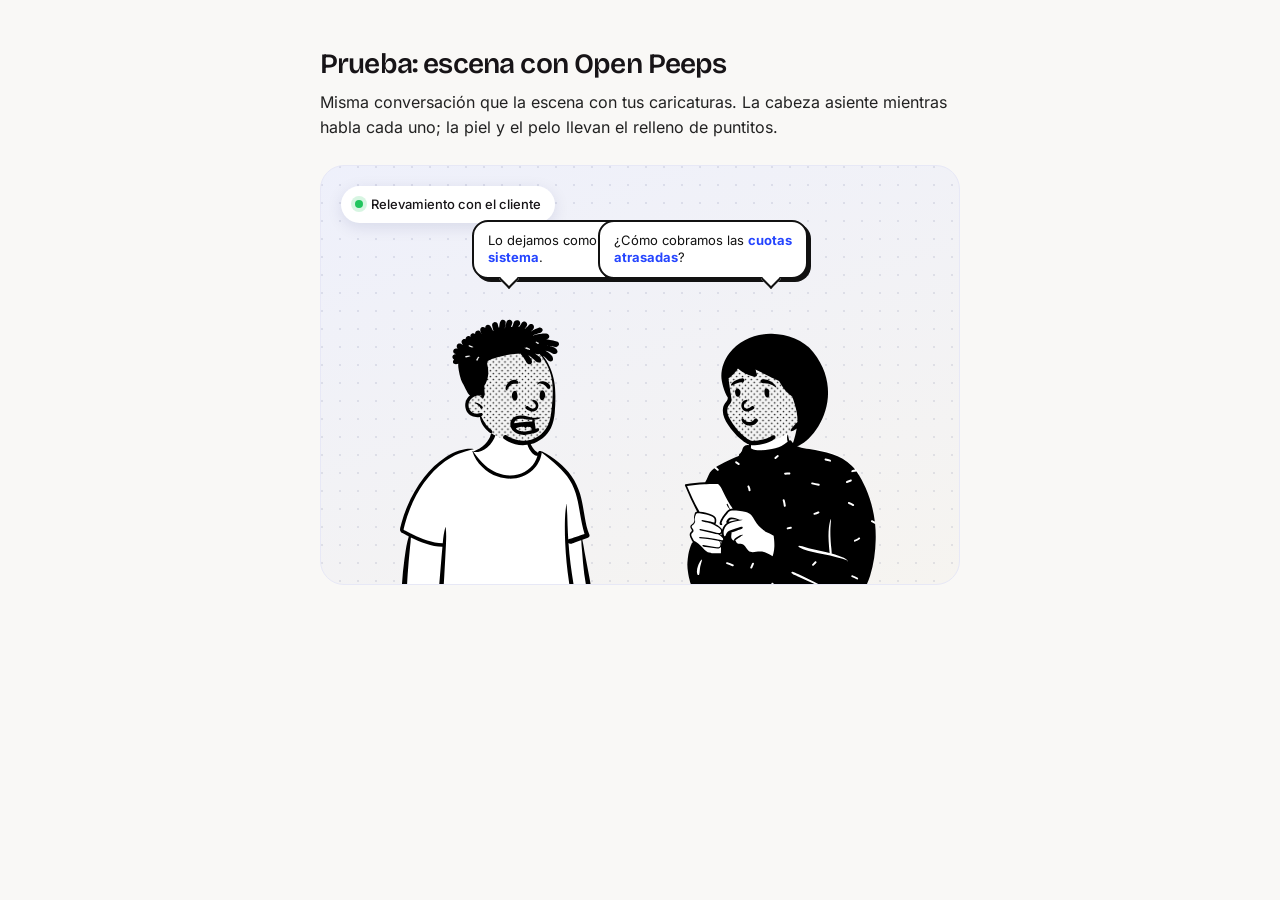
<file: prueba-peeps.html>
<!DOCTYPE html>
<html lang="es-AR">
<head>
<meta charset="utf-8">
<meta name="viewport" content="width=device-width, initial-scale=1">
<title>Prueba · escena con Open Peeps</title>
<link rel="stylesheet" href="css/styles.css">
<style>
  body { padding: 48px 24px; }
  .demo { max-width: 640px; margin: 0 auto; }
  .demo h1 { font: 600 28px/1.2 var(--font-hero); letter-spacing: -.03em; margin-bottom: 8px; }
  .demo p.lead { color: var(--color-graphite); margin-bottom: 24px; }
  .panel {
    position: relative; overflow: hidden; height: 420px; border-radius: 24px;
    background: radial-gradient(circle at 1px 1px, rgba(12,23,84,.09) 1px, transparent 0) 0 0 / 18px 18px,
                linear-gradient(160deg, #eef0fb 0%, #f6f4f0 100%);
    border: 1px solid #e7e8f6;
  }
  .stage { position: absolute; left: 0; right: 0; bottom: -70px; display: flex; justify-content: center; gap: 0; }
  .actor { position: relative; width: 44%; animation: breathe 4s ease-in-out infinite; }
  .actor--b { animation-delay: -2s; }
  .actor--b .peep { transform: scaleX(-1); } /* mira hacia el otro */
  .peep { display: block; width: 100%; height: auto; overflow: visible; }
  .peep__head { transform-box: view-box; transform-origin: 120px 160px; }

  /* Turnos de 4 s: habla A, después B (mismo ciclo desfasado) */
  .actor .peep__head { animation: nod 8s ease-in-out infinite; }
  .actor .bubble { animation: bubble-turn 8s ease infinite; }
  .actor--a .peep__head, .actor--a .bubble { animation-delay: -4s; } /* primero pregunta la clienta (B) */
  @keyframes nod {
    0%, 47%, 100% { transform: rotate(0) translateY(0); }
    6%  { transform: rotate(-4deg) translateY(-3px); }
    12% { transform: rotate(2deg)  translateY(1px); }
    18% { transform: rotate(-3deg) translateY(-2px); }
    24% { transform: rotate(2deg)  translateY(1px); }
    30% { transform: rotate(-4deg) translateY(-3px); }
    38% { transform: rotate(1deg)  translateY(0); }
  }
  @keyframes breathe { 0%, 100% { transform: translateY(0); } 50% { transform: translateY(-5px); } }
  .bubble { bottom: calc(100% - 4px); width: 210px; }
  .actor--a .bubble { left: 40%; transform-origin: left bottom; }
  .actor--a .bubble::after { left: 28px; transform: rotate(45deg); }
  .actor--b .bubble { right: 40%; transform-origin: right bottom; }
  .actor--b .bubble::after { right: 28px; transform: rotate(45deg); }
</style>
</head>
<body>
  <div class="demo">
    <h1>Prueba: escena con Open Peeps</h1>
    <p class="lead">Misma conversación que la escena con tus caricaturas. La cabeza asiente mientras habla cada uno; la piel y el pelo llevan el relleno de puntitos.</p>
    <div class="panel">
      <svg width="0" height="0" style="position:absolute"><defs>
        <pattern id="dots" width="5" height="5" patternUnits="userSpaceOnUse"><rect width="5" height="5" fill="#f4f4f4"/><circle cx="1.25" cy="1.25" r=".7" fill="#1a1a1a"/><circle cx="3.75" cy="3.75" r=".7" fill="#1a1a1a"/></pattern>
      </defs></svg>
      <span class="chip" style="top:20px;left:20px"><span class="chip__dot"></span>Relevamiento con el cliente</span>
      <div class="stage">
        <div class="actor actor--a">
          <p class="bubble">Lo dejamos como <b>regla del sistema</b>.</p>
          <svg class="peep" viewBox="0 0 240 324" aria-hidden="true">
  <g class="peep__body"><g transform="translate(31.056338, 135.052838)" fill-rule="evenodd">
                        <path d="M163.580535,116.881512 C162.728915,112.07037 161.948282,107.246318 161.238845,102.411896 C160.902085,100.116693 160.573563,97.8193746 160.278211,95.5182464 C160.07138,93.9059964 159.75638,92.0624272 160.852859,90.8683717 C162.395746,89.1877629 163.797296,87.7492668 163.986169,85.3418968 C164.163845,83.0767469 163.398211,80.607579 162.919479,78.408883 C161.915535,73.7981611 160.665676,69.2443696 159.28462,64.7337519 C157.881592,60.1509661 156.343141,55.6113542 154.782507,51.0804194 C153.323493,46.8440833 151.920887,42.5696524 150.020535,38.5051654 C146.413986,30.7918463 140.312577,25.0797659 132.772014,21.2656453 C130.896592,20.3170887 127.071493,16.930898 125.112197,16.1728145 C123.310929,15.4756825 123.317366,17.5112064 121.54462,16.7444458 C120.127437,16.1315453 118.807859,15.3142036 118.014338,13.945336 C117.152789,12.4590099 114.992223,10.3801664 114.66328,8.65003464 C113.966308,4.98279012 114.72131,1.86150285 112.104972,-0.898665838 C109.782296,-3.34963299 106.660394,-5.0287603 103.430113,-5.93012193 C96.3239155,-7.91294822 86.8468732,-6.5267264 82.5594085,0.0790967238 C80.5115915,3.23375663 79.7960282,7.04681898 77.0328592,9.62138209 C74.6199718,11.8693894 75.1599467,13.4062967 72.0348763,14.5647972 C71.8578341,14.6306163 67.0604789,13.6011899 66.8834366,13.667009 C63.4647042,12.9351685 60.1971549,14.9838383 57.0606761,16.1728145 C52.3846901,17.9448504 47.9328592,20.2514812 43.7503944,22.9928142 C35.3168028,28.5207705 28.0935634,35.6988599 22.1385634,43.8216964 C16.134338,52.0114102 11.4756761,61.1909499 8.15856338,70.7848747 C7.353,73.1152088 6.62940845,75.4739023 5.99116901,77.8556641 C5.63391549,79.1885535 5.25215493,80.5711774 5.68715493,81.9358123 C6.04292958,83.052197 6.83433803,83.8835068 7.76370423,84.5533377 C9.02349296,85.4614717 11.5504648,86.0517271 11.5012394,87.8781537 C11.4636338,89.2669151 10.9927183,90.7282681 10.7628592,92.1005218 C10.4892676,93.7347821 10.2644789,95.3785661 10.0396901,97.020022 C9.01715493,104.491228 8.22130986,112.004551 7.86933803,119.539248 C7.52285915,126.957969 7.23532394,134.528433 7.74976056,141.945037 C7.78377465,142.43413 7.9295493,142.883012 8.16469014,143.262477 C7.9451831,143.346497 7.92828169,143.755803 8.2014507,143.813791 C8.39285915,143.854425 8.58384507,143.894848 8.77525352,143.935482 C9.17285915,144.23643 9.66870423,144.420977 10.239338,144.438967 C10.626169,144.451242 11.0127887,144.468596 11.3991972,144.48849 C15.4768732,145.341175 19.5539155,146.146665 23.684831,146.756602 C28.7062394,147.497967 33.7424366,148.102402 38.7942676,148.593823 C49.1749014,149.603331 59.4737746,149.268521 69.8681408,148.724403 C80.2464507,148.180919 90.6186338,148.053937 101.007718,148.324197 C111.405887,148.594881 121.800254,149.04736 132.200746,149.232543 C143.820254,149.4391 155.422014,149.121645 167.00793,148.197638 C168.596451,148.071079 169.579268,146.80676 169.265958,145.228372 C167.388845,135.772012 165.261592,126.378719 163.580535,116.881512 Z" fill="#FFFFFF"></path>
                        <path d="M63.6413239,13.4343123 C64.715831,13.3876039 65.8114648,13.5615452 66.8834366,13.667009 C66.9768169,13.6760971 67.0123099,13.820238 66.9070986,13.8422184 C64.9886303,14.2431499 63.0911897,14.7916568 61.2069925,15.3486993 L60.4002676,15.5875491 C58.2755493,16.2163162 56.2131549,16.8649503 54.1562535,17.7035883 C50.0568169,19.3749464 46.1633662,21.6308994 42.5800563,24.2226881 C28.7817465,34.2028603 18.7951268,49.3131382 12.4930141,64.9574982 C10.7815352,69.2060618 9.33139437,73.5603006 8.15674648,77.9878779 C7.87111268,79.0651303 7.60238028,80.1466098 7.34759155,81.2314708 C7.27280282,81.549553 6.9468169,82.3640971 7.1255493,82.6895765 C7.28357746,82.9772243 7.89794366,83.1549699 8.1833662,83.3046059 L9.14698228,83.8044493 C11.026604,84.7735821 14.1575601,86.3665725 14.4715352,86.52178 L14.9612138,86.7629923 C22.970505,90.6909542 31.5283606,94.0218115 40.5413239,94.2523397 L40.6118873,93.4823906 L40.6118873,93.4823906 C41.0137183,89.2255843 41.5410423,84.9461636 42.6920282,80.8201832 C42.7539296,80.5984767 43.0359718,80.6732947 43.0617465,80.8702732 C43.7029437,85.7547898 43.4980141,90.6773495 43.2742817,95.5844806 C42.8781549,104.275627 42.3520986,112.961913 41.8845634,121.649678 C41.6504789,125.995674 41.3479437,130.338712 41.0747746,134.682383 C40.8011831,139.034719 40.712662,143.491674 40.0879437,147.808081 C39.9487183,148.770148 38.8222394,149.293451 37.9691408,149.192003 C37.0251972,149.079565 36.2990704,148.247901 36.2946338,147.2945 C36.2832254,144.779854 36.5990704,142.23562 36.7746338,139.727314 C36.9413239,137.344128 37.1202676,134.962211 37.3036479,132.580293 C37.9737887,123.887244 38.7447042,115.20434 39.4577324,106.515095 C39.7104085,103.433185 39.9833662,100.354023 40.2643521,97.2750716 C30.7165352,96.9671342 21.7966056,93.4293417 13.287169,89.2957526 C13.164,92.0933965 12.8665352,94.8859679 12.5785775,97.6719875 C11.7747042,105.446719 11.0659014,113.218492 10.5354085,121.017318 C10.2675211,124.956254 10.0725211,128.90005 9.90266197,132.844269 C9.81921127,134.782774 9.7511831,136.721702 9.699,138.661263 C9.68153521,139.307714 9.66576056,139.954258 9.65180125,140.600833 L9.62277405,142.082063 C9.5990243,143.020561 9.50365554,143.889909 8.71428169,144.573154 C7.91252113,145.267017 6.82956338,145.304003 6.03604225,144.573154 C4.97378873,143.594602 5.16160563,142.261404 5.19308451,140.947228 C5.21928169,139.838696 5.25076056,138.730375 5.28730986,137.622265 C5.36061972,135.405835 5.45421127,133.190038 5.56808451,130.975299 C5.96656247,123.23231 6.76273357,115.5202 7.80322649,107.839158 L8.2093983,104.874102 C8.96790662,99.3620622 9.80064457,93.7246478 11.4962535,88.4148446 C10.8360423,88.0864063 10.1777324,87.7556431 9.52195775,87.4234004 C8.35871831,86.8341558 7.15597183,86.2812634 6.02526761,85.6309386 C5.12822535,85.1150325 4.35456338,84.4074317 4.10484507,83.3631499 C3.82634608,82.1996484 4.25221293,80.9270502 4.5351332,79.7921891 L4.55970423,79.692418 C4.83709859,78.5494356 5.13583099,77.4115256 5.45104225,76.2784767 C6.72921127,71.6839327 8.30970423,67.1790012 10.1593521,62.7839718 C13.8628732,53.9850364 18.6432254,45.6259209 24.4824507,38.0678231 C29.7385775,31.2644571 35.9477324,25.0947194 43.2250563,20.467416 C46.7828028,18.2051225 50.5742113,16.3475648 54.5838592,15.0342341 C56.4580141,14.4204728 58.497169,13.886602 60.4594225,13.6667977 C61.5178732,13.5484415 62.5778028,13.480598 63.6413239,13.4343123 Z M82.6794085,-0.508403131 C83.9563099,-1.88006654 86.4932113,-0.460637965 85.8801127,1.35570646 C84.438,5.62899804 82.1415211,9.52693151 78.5575775,12.3349315 C75.1887042,14.9746967 71.1714507,16.6889589 66.8451127,16.3231115 C66.8117324,16.3201526 66.7827887,16.3116986 66.7572254,16.2996517 L67.1300556,16.8055511 C70.0571184,20.7664722 73.1450351,24.6726817 76.8668028,27.91018 C84.449831,34.5066341 94.7744789,38.0645049 104.744197,35.5335851 C112.588141,33.542454 119.498704,27.3374207 121.531099,19.4295382 C121.239761,19.5601526 120.893493,19.6047476 120.513423,19.5221096 C118.887296,19.1689432 117.277437,17.4580626 116.228704,16.2313855 C115.094197,14.904317 114.208141,13.471362 113.558704,11.8515734 C112.370113,8.88717417 111.988986,5.07039922 113.611944,2.19878278 C113.812225,1.84477104 114.274056,2.04322896 114.313352,2.38878669 L114.375143,2.92817968 C114.688032,5.61937583 115.077771,8.22266243 116.346169,10.6760431 C116.966873,11.8765127 117.710958,13.0482387 118.616662,14.0536321 C119.10131,14.5915186 119.626732,15.1055225 120.193986,15.556544 C120.746761,15.9959537 121.415753,16.3136725 121.911219,16.8178812 L122.002014,16.914681 L122.004549,16.8973503 C122.129831,15.8319335 122.876662,15.3625245 123.607437,15.3919022 C124.314638,15.4203322 125.145294,15.7317346 125.466986,15.8808968 L125.497435,15.8952558 C130.430953,18.2644404 134.974756,21.3525226 139.250746,24.7786027 C148.093563,31.86391 154.719127,41.1263366 157.929338,52.0337025 C159.504938,57.3869199 160.409049,62.9029688 161.363415,68.3932924 L161.950955,71.7571824 C162.841744,76.825724 163.836781,81.9939549 165.847648,86.7088885 C166.367789,87.928591 165.966803,89.0724188 164.69138,89.5519726 C163.098845,90.1509393 161.500394,90.7308845 159.899408,91.3036438 C160.685535,94.6774286 161.164901,98.16809 161.753915,101.558571 C163.005887,108.765405 164.539901,115.926164 165.855254,123.123487 C166.527718,126.803519 167.134479,130.495808 167.80631,134.176262 C168.129761,135.948646 168.467366,137.718493 168.795676,139.490031 C168.972507,140.445335 169.132859,141.403597 169.301662,142.360168 L169.331039,142.518914 C169.427732,143.02356 169.549237,143.545531 169.410465,144.050548 C169.252225,144.626477 168.802859,145.033327 168.401662,145.446305 C168.071451,145.786368 167.594197,145.788481 167.18962,145.602916 L167.056548,145.541328 C166.333952,145.203229 165.767885,144.865974 165.511521,144.050548 C165.349268,143.534219 165.290746,142.952583 165.18469,142.420614 C164.981239,141.400849 164.788352,140.379816 164.606239,139.355824 C164.242014,137.307205 163.886239,135.257108 163.538915,133.205319 L163.214504,131.284113 C162.101053,124.662697 161.043665,118.001015 160.509127,111.30964 C160.272,108.341098 160.020676,105.375127 159.767054,102.408587 L159.576592,100.183526 C159.335746,97.3672838 159.041451,94.479816 158.999831,91.6255303 L158.042498,91.9655401 L158.042498,91.9655401 L153.371239,93.6175068 L153.371239,93.6175068 C152.21307,94.0268924 150.738423,94.865953 149.491944,94.7133581 C148.881803,94.6385401 148.416592,94.4464227 148.057437,94.097272 C148.487577,100.17 149.069831,106.23216 149.845817,112.263464 C150.551873,117.751386 151.33462,123.23191 152.259127,128.687495 C152.716944,131.388975 153.187437,134.087918 153.698493,136.779675 C153.953915,138.125765 154.217577,139.469953 154.489268,140.812873 C154.62469,141.482853 154.785887,142.153468 154.891521,142.828943 C155.012366,143.602485 154.799408,144.078446 154.367366,144.714822 C154.012648,145.237491 153.303,145.505906 152.727718,145.145131 C151.965887,144.666845 151.568493,144.252599 151.344338,143.381624 C151.140676,142.59054 151.016873,141.764583 150.859268,140.963354 C150.568352,139.484325 150.287155,138.003605 150.015676,136.520771 C149.448,133.41984 148.92469,130.311299 148.457366,127.19346 C146.810535,116.209796 145.765606,105.134196 145.237859,94.0406301 C144.977366,88.5672916 144.896873,83.089092 144.943141,77.610047 C144.966803,74.8016243 145.058493,71.9851703 145.257085,69.1837221 C145.458211,66.3480352 145.876521,63.5689902 146.250042,60.7605675 C146.263141,60.6616556 146.402577,60.6559491 146.408493,60.7605675 C146.585324,63.9092642 146.862507,67.0543679 146.998352,70.2113072 C147.12807,73.223683 147.184901,76.2407084 147.288,79.2541409 C147.423423,83.2152681 147.611239,87.1787202 147.859901,91.1394247 C148.310113,90.6467671 148.988704,90.3627123 149.667718,90.4736712 C150.65138,90.267182 151.710254,89.7508532 152.64807,89.4374207 L156.183423,88.2559726 L156.183423,88.2559726 C158.041944,87.6350254 159.900465,87.0183053 161.765535,86.420184 C160.098037,80.808125 158.955761,75.1124438 157.980376,69.3337199 L157.545373,66.7348328 C156.68431,61.619303 155.755897,56.5013559 154.196239,51.5475969 C152.556592,46.3395029 150.10293,41.4974677 146.84793,37.1125832 C143.639408,32.7911037 139.735817,28.985953 135.716662,25.4268141 C132.275746,22.3799883 128.594831,19.6290528 125.085254,16.6659217 C125.122014,16.8622661 125.129831,17.0784775 125.097507,17.3160352 C124.35131,22.7794403 121.502366,27.8672759 117.532014,31.6515029 C109.555606,39.2539843 97.748493,40.8312916 87.5396197,37.2662348 C77.664338,33.8178434 68.9332817,25.6508454 65.8485634,15.5447084 C65.7957465,15.3718239 66.0272958,15.303135 66.1202535,15.4301566 C66.2913803,15.6647554 66.4633521,15.8993542 66.6355352,16.133953 C66.6239155,16.0407476 66.6722958,15.9392994 66.7872254,15.8949159 C70.3863803,14.5046536 73.9206761,12.5329667 76.6185634,9.74377691 C77.933493,8.38416047 79.0810986,6.84383953 79.9870141,5.18262622 C80.4209577,4.38689237 80.8107465,3.56283757 81.1217324,2.71130724 L81.2007668,2.49100266 C81.5776499,1.42432911 81.8926138,0.336629884 82.6794085,-0.508403131 Z" fill="#000000"></path>
                    </g></g>
  <g class="peep__head"><g transform="translate(78.591549, 38.043053)" fill-rule="evenodd">
                        <path d="M14.3604718,21.6423757 C15.4561056,20.4662114 16.8574437,19.589953 18.3893451,19.3099139 C16.9890634,20.0096947 15.6202606,20.7390646 14.3604718,21.6423757 Z M12.2144155,31.7838082 C12.0206831,30.8874716 11.8905423,29.9824697 11.8495563,29.0776791 C12.0944155,29.4500783 12.4854718,29.6988376 12.9246972,29.8273386 C12.6409648,30.4628689 12.3996972,31.1176321 12.2144155,31.7838082 Z M85.5285319,45.8371895 C84.263884,40.5709742 78.3636321,30.4415557 76.9690772,28.491929 C75.454711,23.6644769 83.7139225,19.7930607 79.222162,16.0181331 C77.1885,14.3148611 74.5007535,13.71209 71.9794859,13.1080509 C54.5224437,8.91401566 35.7665282,11.0292094 19.5758239,18.741593 C17.1130775,18.2231507 14.5472324,19.236364 12.7563169,21.0159335 C4.34258451,29.475863 15.8089225,44.7400039 18.3162465,54.2773973 C22.6180775,64.91191 13.756669,66.7007789 14.7069507,75.6985949 C15.445331,80.3470333 20.1517394,81.5756125 24.1233592,82.2781409 C24.7599085,82.4271429 25.6108944,82.449546 25.8162465,83.1226967 C26.4597676,87.05191 28.6658239,90.7964031 31.6275845,93.3376791 C31.3685704,94.1053033 31.5663169,95.0371468 32.4796268,95.7113542 C40.7545563,101.863127 51.188454,104.941743 61.5092746,104.388341 C73.8088731,103.728836 80.1694859,96.6763796 81.7043451,94.8604579 C90.1907535,83.3953386 89.1767153,68.2681526 87.4455886,54.6045675 C86.2396513,45.0862424 87.7688415,55.1662312 85.5285319,45.8371895 Z" fill="url(#dots)"></path>
                        <path d="M47.6031761,2.01659883 C47.9897958,0.807675147 49.084162,0.080630137 50.3369789,0.230688845 C51.4461338,0.361726027 52.6334577,1.46286106 52.4982465,2.67812524 C52.4728944,2.91272407 52.4390915,3.13252838 52.3989507,3.33965166 L52.4042324,3.34150098 L52.4042324,3.34150098 L52.4095141,3.34176517 L52.3820493,3.42207828 C52.2996549,3.80884932 52.1855704,4.1554638 52.0165563,4.48305675 C51.8010634,5.11076712 51.5940211,5.740591 51.3890915,6.37252838 C51.6848662,6.35984736 51.9869789,6.37675538 52.2933169,6.43381996 C52.6102183,5.62223483 52.9292324,4.81276321 53.2461338,3.99906458 C53.5862746,3.13041487 53.825007,2.01448532 54.496838,1.34239139 C55.3566972,0.484309198 56.8482465,0.306774951 57.8961338,0.919690802 C59.0031761,1.5664227 59.3982465,2.7161683 59.1574014,3.94834051 C59.0350119,4.57685255 58.6152299,5.01424965 58.0958192,5.28906656 L58.0397958,5.31789041 L57.6405,6.26473973 C57.7630352,6.21190215 57.8897958,6.16329159 58.0271197,6.12313503 C58.2426127,6.05972994 58.4538803,6.01957339 58.6609225,6.00266536 C59.2313451,4.96916243 59.8588099,3.96524853 60.5074014,2.98035616 C61.2531761,1.84751859 62.7109225,1.36563992 63.934162,2.08211742 C65.0285282,2.72250881 65.6158521,4.40485714 64.8320493,5.51021918 C64.2362746,6.34927984 63.6721901,7.20524853 63.1165563,8.06967123 C63.2116268,8.08657926 63.3066972,8.10771429 63.3975423,8.13518982 C63.4397958,8.07812524 63.484162,8.02106067 63.5306408,7.96399609 C64.1369789,7.21158904 64.8426127,6.64728376 65.5672606,6.02168689 C66.2454296,5.43413307 66.5581056,4.51053229 67.4496549,4.06458317 C68.5714859,3.50450489 69.9235986,3.77291977 70.5912042,4.88884932 C72.0235986,7.27922114 69.6193732,9.02497456 68.0813451,10.4727241 C69.418669,9.63789041 70.8109225,8.87491585 72.2390915,8.21550294 C73.0419085,7.84563992 73.8574014,7.48845793 74.6855704,7.1798865 C75.9130352,6.72336986 76.905993,6.86941292 77.9137394,7.71882975 C78.3637394,8.09926027 78.5876831,8.93007828 78.3806408,9.4836047 C77.9792324,10.5445832 77.3454296,11.1892016 76.234162,11.4956595 C75.4524718,11.7112368 74.6517676,11.8570685 73.8700775,12.0832133 C72.5602183,12.4594168 71.2883873,12.918047 70.0545845,13.4908063 C70.1433169,13.5457573 70.2278239,13.6049354 70.305993,13.6725675 C71.2271197,13.3745636 72.1651479,13.1167162 73.1074014,12.8969119 C74.6701215,12.5303513 76.2606942,12.2826751 77.8582301,12.1277615 L78.3889553,12.0783363 C80.3041947,11.8944699 82.6072757,11.5551395 83.7827535,13.3893581 C84.1693732,13.99382 84.2116268,14.9913933 83.7827535,15.5895147 C82.9630352,16.7392603 82.1475423,16.9675186 80.7912042,16.9886536 C82.1264155,17.1302583 83.4595141,17.3056791 84.7862746,17.5106888 C85.7007616,17.65018 86.6152485,17.8083046 87.5257441,17.9837315 L87.9806408,18.0728806 C89.0897958,18.2947984 90.3278239,18.4237221 91.2806408,19.066227 C93.3595141,20.469593 92.3834577,23.2023523 90.0806408,23.4940157 C88.9672606,23.6335068 87.7313451,23.1621957 86.6390915,22.9423914 C85.5785282,22.7289276 84.5137394,22.5408258 83.4447254,22.3759726 C82.8912042,22.289319 82.3376831,22.2132329 81.7820493,22.1434873 C82.912331,22.306227 84.034162,22.5365988 85.1264155,22.8620783 L85.429814,22.9536668 C87.5413939,23.5974607 90.3916464,24.6228228 91.0503592,26.8798474 C91.4496549,28.2515108 90.3574014,29.4477534 89.0348662,29.5280665 C87.8052887,29.6020391 86.7806408,28.8686536 85.7369789,28.3275969 C84.9764155,27.9344853 84.2031761,27.6407084 83.3834577,27.3892016 C82.5362746,27.1292407 81.6721901,26.9136634 80.8017676,26.7382427 C81.537363,27.143651 82.2537522,27.5892333 82.9414116,28.0876928 L83.2575058,28.3213071 C85.0852682,29.683721 87.8724296,31.7930231 87.2285282,34.3468532 C87.0257113,35.1520978 86.1278239,35.9214129 85.2658521,35.8389863 C83.0221901,35.6297495 81.784162,33.2393777 80.0919085,31.9585949 C79.6503592,31.6246614 79.1665563,31.294955 78.6595141,30.9737025 C81.2243028,34.0340548 83.2651479,37.5720587 84.8179648,41.2263053 C88.2306696,49.2656176 89.2776156,56.7106704 89.3027238,65.354743 L89.3031761,65.6224697 C89.3074014,70.3905323 89.1996549,75.2452485 88.7348662,79.9921761 C88.3038803,84.3776947 87.5137394,88.7061487 85.5257113,92.6776321 C82.1940211,99.3370685 75.7017676,104.523605 68.5419085,106.497616 C60.575007,108.695659 51.6700775,106.977382 45.1440211,101.904975 C43.4792324,100.611511 45.6869789,97.8028767 47.3876831,98.9967945 C54.1799366,103.762744 62.9644437,105.271785 70.7602183,102.046579 C76.9440211,99.4892407 81.9235986,93.9877926 84.034162,87.6536243 C85.3775484,83.6239552 85.768658,79.3273017 86.2478487,75.1277334 L86.2799366,74.84791 C86.7869789,70.4560509 87.0806408,66.0346027 87.0764155,61.6131546 C87.0700775,53.4021957 85.8912042,46.6432133 82.2806408,39.195229 C80.5820493,35.6868141 78.3785282,32.4427984 75.7461338,29.5956986 C74.9475423,29.7584384 74.0982465,29.53018 73.2912042,29.4435264 C72.8792324,29.3991429 72.4672606,29.3568728 72.0552887,29.3188297 C72.4761338,29.5910489 72.8888662,29.8740892 73.2945676,30.1637304 L73.8266813,30.5475954 C75.4918114,31.7405586 77.6043967,33.0993699 77.1764155,35.4057182 C77.0602183,36.0292016 76.4390915,36.6019609 75.8369789,36.7435656 C73.6545845,37.2634873 72.1545845,35.1415303 70.6799366,33.8818826 C69.3975423,32.7870881 68.055993,31.8064227 66.6890915,30.8236438 C66.3785282,30.601726 66.0658521,30.3798082 65.7510634,30.1600039 C66.046838,30.5049276 66.3345,30.8552618 66.615131,31.2088424 L67.0300299,31.7349104 C68.2854842,33.3063719 70.0952872,35.3489684 68.9771197,37.3860705 C68.6602183,37.9609432 67.984162,38.3434873 67.3292324,38.3308063 C65.0771197,38.2843092 64.1813451,35.7269706 63.125007,34.1122544 C62.2165563,32.72791 61.2299366,31.4238787 60.2095141,30.1198474 C59.9285282,29.7626654 59.6454296,29.4054834 59.3581056,29.0483014 C54.6278239,29.2934677 49.9144437,29.9190646 45.2834577,30.9187515 C42.1017676,31.6056399 38.9728944,32.495636 35.8672606,33.4697495 L35.6091638,33.5518868 C33.9284184,34.0932467 32.1966663,34.786101 30.9848662,35.9742505 C30.8118803,36.7928524 30.9446713,37.6561761 31.11015,38.4737048 L31.2391225,39.0994587 C31.770507,41.7161202 32.1325775,44.2843327 31.8616268,46.9708063 C31.5806408,49.7416086 30.7461338,52.2334286 29.7278239,54.8076751 C29.2461338,56.0208258 28.7475423,55.8010215 28.5764155,57.1029393 C28.4453239,58.0945949 28.5264032,59.1183176 28.615954,60.1182954 L28.6907906,60.966026 C28.8786062,63.1866804 28.972916,65.6077792 27.5179648,67.4400822 C27.2919085,67.7211781 26.8081056,67.6091624 26.6475423,67.3280665 C26.584162,67.2160509 26.5165563,67.1082622 26.4426127,67.0047006 C25.7412042,65.9881057 24.6658521,65.4090059 23.4362746,65.1849746 C23.2799366,65.157499 23.3412042,64.9482622 23.4721901,64.9313542 C24.5116268,64.808771 25.4961338,65.0687319 26.3327535,65.6055616 C25.9360126,64.2331364 22.8645484,64.900573 21.8548501,65.1672778 L21.8200775,65.1765205 C20.5609225,65.514681 19.3693732,66.0641918 18.3193732,66.8419609 C16.2066972,68.405953 14.9855704,70.8449354 15.046838,73.4720196 C15.1081056,76.0547202 16.4412042,78.440865 18.7313451,79.6772642 C19.8362746,80.273272 21.0933169,80.5607084 22.3440211,80.5480274 C23.6496549,80.5353464 24.8116268,79.9625871 26.1193732,80.0429002 C26.8757113,80.0893973 27.4545845,80.9009824 27.0172606,81.6090059 C26.7257113,82.0824305 26.3454296,82.454407 25.905993,82.7397299 C26.9771197,85.2104149 28.3440211,87.5669706 29.9200775,89.7417652 C30.7926127,90.9485753 31.7813451,92.0623914 32.8693732,93.0789863 C33.718669,93.8736634 35.5588099,94.7930372 35.4552887,96.1182035 C35.4193732,96.5958552 35.1721901,96.8875186 34.7369789,97.0650528 C33.3839085,97.6184243 31.7386187,95.7129888 30.8336179,94.7943866 L30.7609225,94.7211781 C29.6327535,93.5967945 28.6038803,92.3540548 27.7081056,91.035229 C26.1193732,88.6934677 25.1327535,86.0537025 24.725007,83.2807867 C22.5552887,83.9338591 19.6820493,83.3209432 17.9116268,82.5199256 C12.346838,80.0048571 10.5278239,72.5082622 13.9102183,67.5161683 C14.5651479,66.5502975 15.3848662,65.7239178 16.318669,65.0560509 C16.1137394,64.9440352 15.9214859,64.800317 15.7503592,64.6185558 C14.8037178,63.6126097 14.1344432,62.2998773 13.4702022,61.0899582 L13.3905,60.9452877 C12.8008286,59.8800822 12.2445428,58.7981774 11.7231262,57.6995734 L11.5292324,57.2868141 C10.3651479,54.7823131 9.34472535,53.6875186 8.51444366,51.0540939 C7.71585211,48.5136634 7.08627465,45.9246223 6.67852817,43.2911977 L6.57017387,42.5941462 C6.33435915,41.066083 6.11134507,39.4320822 6.28345775,37.8806301 C5.09824648,38.2674012 3.90669718,38.506227 2.73416197,37.9250137 C1.96092254,37.5424697 1.53416197,36.4265401 1.79824648,35.6255225 C1.9905,35.0358552 2.31162676,34.572998 2.71937324,34.2094755 C2.47641549,34.0868924 2.24824648,33.9304932 2.04754225,33.7571859 L1.87219014,33.605225 L1.87219014,33.605225 C1.16233099,32.9878708 1.11162676,31.8148767 1.54261268,31.0413346 C1.5848662,30.967362 1.62711972,30.8912759 1.66726056,30.8173033 C2.07711972,30.0839178 2.92430282,29.6041526 3.76092254,29.6168337 C3.8961338,29.6189472 4.03134507,29.6189472 4.16866901,29.6168337 C3.77782394,29.53018 3.39542958,29.3970294 3.0320493,29.172998 C1.39261268,28.1648571 1.59965493,25.4320978 3.58345775,24.9502192 C4.41585211,24.7494364 5.3348662,24.831863 6.25176761,25.0474403 C6.21796479,25.0284188 6.18416197,25.0093973 6.15035915,24.9882622 C5.45740141,24.5634481 4.87641549,23.7328415 4.94190845,22.8810998 C5.01373944,21.9384775 5.31796479,21.2663836 6.15035915,20.7718239 C6.87289437,20.3448963 7.89542958,20.3047397 8.61373944,20.7718239 C9.23697887,21.1797299 9.84754225,21.6299061 10.4348662,22.1138982 C9.84542958,21.3889667 9.33416197,20.6006301 9.12711972,19.763683 C8.87148592,18.721726 9.29824648,17.586775 10.2362746,17.0372642 C10.984162,16.5997691 11.7743028,16.6483796 12.4799366,16.9865401 C12.4419085,16.4391429 12.575007,15.8811781 12.9383873,15.3866184 C13.6820493,14.3723483 15.034162,13.7888102 16.2109225,14.5285362 C16.3651479,14.6257573 16.5721901,14.7927241 16.7728944,14.9977339 C16.3820493,13.7528806 16.7348662,12.4467358 18.0679648,11.884544 C18.8813451,11.5400431 19.9820493,11.7133503 20.6876831,12.3072446 C20.2397958,9.88305675 23.8165563,8.10137378 25.2066972,10.6058748 C25.5221901,11.1732329 25.8343445,11.7706497 26.1134844,12.3817971 L26.2165563,12.611589 L26.2271197,12.607362 L26.156081,12.4393386 L26.156081,12.4393386 L26.0834577,12.2713151 C25.696838,11.3730763 25.2045845,10.438908 25.0693732,9.46458317 C24.8707817,8.02317417 25.5130352,6.65573777 27.0806408,6.44438748 C27.8897958,6.33448532 28.7897958,6.70223483 29.3327535,7.34495108 C29.0390915,5.10865362 31.5362746,3.48336986 33.334162,5.15303718 C34.1855704,5.94348728 34.6397958,7.09957339 35.1806408,8.11405479 C35.4869789,8.68681409 35.7996549,9.25745988 36.105993,9.83233268 C36.184162,9.73933855 36.268669,9.64634442 36.3574014,9.5554638 C35.9031761,8.19436791 35.5503592,6.79945597 35.2524718,5.39609002 C34.9693732,4.07303718 35.6306408,2.69926027 36.9954296,2.3253816 C38.2355704,1.98278278 39.7883873,2.74808219 40.0651479,4.06902153 C40.2595141,4.99875147 40.4897958,5.91833659 40.7433169,6.83327202 C40.9165563,6.79100196 41.0876831,6.76141292 41.2566972,6.74027789 C41.2707817,6.56837965 41.2867441,6.39554207 41.3045845,6.22364384 L41.3710807,5.61227044 C41.5188212,4.21536419 41.6678351,2.62072695 42.3975423,1.43327202 C43.6419085,-0.595690802 46.8320493,0.245483366 46.8658521,2.6443092 C46.8848662,3.88493542 46.3799366,5.11499413 46.2045845,6.34293933 C46.1285282,6.87765558 46.084162,7.41871233 46.0588099,7.95976908 C46.3989507,6.16329159 46.8658521,4.39006262 47.4066972,2.6443092 C47.4700775,2.43507241 47.5376831,2.22583562 47.6031761,2.01659883 Z M20.0792113,71.2930614 C22.878507,70.8597933 25.4369577,72.421672 27.0954085,74.6091476 C27.3975211,75.0085996 27.1989296,75.5729049 26.9263944,75.9089519 C26.7299155,76.1562317 26.465831,76.1858207 26.1679437,76.2238638 C25.8256901,76.2682474 25.3925915,75.9913785 25.2425915,75.6933746 C24.1756901,73.5629636 22.272169,72.2166622 20.0792113,71.3881691 C20.0390704,71.3733746 20.0263944,71.3015155 20.0792113,71.2930614 Z M23.9597369,33.1222551 L24.0445141,33.0311977 C24.6109225,32.4434325 23.7157817,31.5456164 23.1481056,32.1346497 C22.5504296,32.7547515 22.1532465,33.5080039 21.7712746,34.2714012 C21.4072606,34.9992916 22.5003592,35.6422192 22.8658521,34.9115812 L23.0322831,34.5794951 C23.2934913,34.0631298 23.5720596,33.5529867 23.9597369,33.1222551 L23.9597369,33.1222551 Z M16.0983169,31.9159022 C16.9011338,31.780638 16.5607817,30.5583992 15.7613451,30.6932407 C14.7257113,30.867816 13.6940915,31.066274 12.6582465,31.2410607 C11.8556408,31.3763249 12.195993,32.5985636 12.9954296,32.4639335 C14.0310634,32.2891468 15.0626831,32.0906888 16.0983169,31.9159022 Z M63.9225423,23.5715812 C63.1469789,23.3126771 62.8142324,24.5370294 63.5855704,24.794454 C64.6514155,25.1501566 65.7085986,25.5147358 66.7197254,26.0086614 C67.4500775,26.3654207 68.0933873,25.2721057 67.3594437,24.9136556 C66.2496549,24.3715421 65.0925423,23.9621566 63.9225423,23.5715812 Z M15.9157817,21.9281213 C15.1583873,21.625045 14.8294437,22.8510881 15.5788099,23.1509941 L18.316838,24.2464227 L18.316838,24.2464227 C19.0742324,24.549499 19.4031761,23.3236673 18.6538099,23.0237613 L15.9157817,21.9281213 L15.9157817,21.9281213 Z M73.4832385,18.9507178 L73.3833169,18.887636 C72.6966972,18.4425323 72.0605704,19.539863 72.7433873,19.9826419 C73.1442606,20.2424337 73.6316315,20.4186397 73.9986909,20.7281165 L74.0754296,20.7965519 C74.6682465,21.3566301 75.5663451,20.461773 74.971838,19.8997926 C74.5368908,19.4890465 73.9862623,19.2603423 73.4832385,18.9507178 L73.4832385,18.9507178 Z" fill="#000000"></path>
                    </g><g transform="translate(112.183099, 77.354207)" fill="#000000" fill-rule="evenodd">
                        <path d="M18.862162,45.5015413 C21.4493451,42.4940266 25.8067394,42.2845785 29.4162465,43.0365628 C31.7325845,43.5192869 33.9878662,44.3232634 36.3405423,44.6212673 C37.4393451,44.7605472 38.5499789,44.8021832 39.6568099,44.7816822 C40.743993,44.7616039 41.8328662,44.5424337 42.9162465,44.5832243 C43.0827254,44.5893534 43.1456831,44.808101 43.0013873,44.8970795 C41.5151197,45.8103241 39.5129366,46.1032556 37.7573028,46.2818466 C37.7627958,46.411827 37.7706127,46.5386372 37.7885704,46.6462145 C37.8365282,46.9330168 37.8802606,47.217917 37.9155423,47.5066215 C37.9951901,48.1577918 38.0843451,48.8068485 38.1732887,49.4567507 C38.3486186,50.7357982 38.4037331,52.0552493 38.7120923,53.3121332 L38.7658944,53.5210168 C38.8373028,53.7852047 38.8535704,54.0233965 38.8296972,54.2381284 L38.9011056,54.2057918 L39.1266435,54.0964979 L39.2745212,54.0266986 C39.8140938,53.7764666 40.3289382,53.5942223 40.9632887,53.6550129 C41.4462465,53.7010873 41.851669,54.0305824 41.8546268,54.5464885 C41.866669,56.8618309 38.7475141,57.606418 36.9633592,58.0496196 L36.4401398,58.1785701 C34.1691241,58.7326908 31.8503813,59.2184471 29.5146972,59.3346294 C25.7663873,59.520829 21.5543451,58.4864806 19.1023732,55.4449386 C16.8145563,52.6071382 16.3951901,48.3691421 18.862162,45.5015413 Z M35.8842042,55.2295726 C35.4908973,51.7436928 31.2088097,51.5520192 29.9769676,53.7625867 C29.4303352,50.6812913 21.3439225,53.4962888 21.9762465,54.108782 C24.3728662,56.4306763 28.009838,56.6397018 31.1363873,56.210238 C32.7287113,55.9914904 34.3223028,55.6353652 35.8842042,55.2295726 Z M31.1319372,46.092993 L30.055383,45.9379712 L29.6313739,45.8795504 C26.9625025,45.5220057 23.9611217,45.3373297 21.7668803,47.0490481 C20.9657535,47.6737996 20.5149085,48.4887663 20.3465282,49.3641793 C22.4227782,49.0563299 24.5066617,48.8214713 26.5967141,48.6259052 L27.1668803,48.5735178 C28.4746268,48.4555843 29.7817394,48.3313104 31.0882183,48.2009072 L32.0167658,48.1068828 L32.944838,48.0104806 C33.2714577,47.9762419 35.4726549,47.8635922 35.8865282,47.9392556 C35.9306831,47.5672791 35.9883592,46.7622458 36.0817394,46.4002027 C34.517919,46.4532986 32.9609015,46.3371066 31.4062616,46.1303951 L31.1319372,46.092993 Z M36.0875289,30.5120405 C37.6828906,31.482148 40.1137318,33.7442494 38.3974899,36.149264 C36.3773089,38.2698449 33.4687045,35.8384541 32.0353946,34.7388307 C30.7063626,33.8866164 29.2131206,36.0784478 30.4461973,37.0735516 C40.8033244,44.7445605 45.006466,30.7657101 36.8944406,29.3714319 C36.0012775,29.2177885 35.6695544,30.2119271 36.0875289,30.5120405 Z M38.9425563,34.5988673 L39.0192453,34.557154 L39.0451592,34.541467 C39.0900114,34.5124242 39.0614496,34.5155344 38.9594737,34.5508903 L38.8829789,34.5783663 L38.8829789,34.632472 C38.9026268,34.620425 38.9235423,34.611337 38.9425563,34.5988673 Z M18.5107028,25.9799984 L18.5104303,25.932384 C18.5133881,24.5846484 19.2980381,21.5074742 21.2374979,21.5074742 C22.4491129,21.5074742 23.1847181,23.601703 23.3120629,25.7605521 L23.316486,25.8485739 C23.3727209,27.1907594 23.0045415,30.1245429 21.2374979,30.1245429 C19.4517543,30.1245429 18.5290635,27.3458845 18.5107028,25.9799984 L18.5107028,25.9799984 Z M47.0646375,25.5572978 L47.0649099,25.5096835 C47.0619522,24.1619478 46.2773022,21.0847736 44.3378423,21.0847736 C43.1565178,21.0847736 42.4276999,23.0755998 42.2739666,25.1760907 L42.2632773,25.3378515 C42.1867783,26.6347218 42.5310899,29.7018423 44.3378423,29.7018423 C46.1235859,29.7018423 47.0462767,26.9231839 47.0646375,25.5572978 L47.0646375,25.5572978 Z M19.6172746,12.3185096 C21.2000915,12.0777816 23.2960775,12.5351436 24.0340352,14.1452102 C24.3627676,14.8625331 23.9734014,15.6557307 23.1445986,15.6954646 C21.1415704,15.7914176 19.345162,15.3454685 17.586993,16.6484431 C16.8303476,17.2092899 16.194206,17.9858188 15.6603771,18.760387 L15.4583919,19.0551631 L15.2911007,19.2980161 C14.9286166,19.8311478 14.5853684,20.4103748 14.6389648,21.0536172 C14.6548099,21.2440438 14.4602324,21.4247483 14.2753732,21.4171397 C13.1231197,21.3697973 12.9991056,19.924584 13.1505845,19.0565683 C13.4324155,17.4456564 14.2117817,15.933445 15.291993,14.7154333 C16.4265,13.4363413 17.9241761,12.5761456 19.6172746,12.3185096 Z M41.4178099,14.2736055 C42.5092183,13.5717112 43.9052746,13.3020282 45.1838662,13.4053785 C47.7049225,13.6084861 51.9342887,15.7524235 51.3775986,18.832854 C51.205838,19.7828736 49.884993,20.2841965 49.1066831,19.7570888 C48.2698521,19.1904587 48.0661901,18.309762 47.4433732,17.5691906 C46.9464718,16.9776211 46.3166831,16.5496368 45.6423169,16.1850575 C44.9776245,15.8254506 44.2086444,15.6075408 43.4542945,15.5280936 L43.3287254,15.5161339 C42.8747113,15.4774568 40.5820352,15.4878129 40.9185845,16.343993 C40.9845,16.5115937 40.7352042,16.6443217 40.6206972,16.5175115 C39.9178099,15.7397425 40.7138662,14.7263178 41.4178099,14.2736055 Z"></path>
                    </g><g transform="translate(104.577451, 109.479380)"></g></g>
</svg>
        </div>
        <div class="actor actor--b">
          <p class="bubble">¿Cómo cobramos las <b>cuotas atrasadas</b>?</p>
          <svg class="peep" viewBox="0 0 240 324" aria-hidden="true">
  <g class="peep__body"><g transform="translate(31.056338, 135.052838)" fill-rule="evenodd">
                        <path d="M150.022562,41.5444811 C148.181113,34.4008449 146.487633,31.3720117 143.21645,28.8890928 C140.156716,26.5666686 135.690221,24.616104 129.173087,23.1912768 C122.385153,22.0042412 122.192712,18.475584 120.490732,12.8041914 C119.994215,11.0992146 117.533743,10.6455451 116.471812,11.8744515 C116.322113,11.7128304 116.166034,11.5648173 116.004427,11.4310403 C116.149023,10.6179104 114.965332,8.28732303 115.004881,7.50952316 C115.417681,-0.609005215 112.762711,-4.68584742 106.136171,-6.20135908 C104.695101,-6.53109121 94.9065863,-6.72516212 93.5014529,-6.33660159 C87.3586723,-4.63790541 81.3115461,0.755465435 82.2369609,7.25254916 C80.30873,9.77295874 78.4215729,11.31129 75.4467217,12.1233731 C68.8263488,12.9641377 62.2066138,13.7117399 55.5845398,14.3517342 C42.6219288,16.385187 30.4684177,23.2478023 22.1617996,33.2563762 C21.3956532,34.1802542 21.1742936,35.4342831 21.8504928,36.4195018 C21.3208035,38.6886869 18.3391477,44.1930152 20.6852187,45.7487228 C16.8272684,54.977454 7.95072329,72.8155543 7.93257791,77.9116861 C7.86411145,99.3206175 10.1762752,127.187115 31.2981439,139.034652 C32.1438182,139.866205 32.264811,140.786315 32.6309793,142.023595 C33.5595837,145.921134 36.932074,148.706647 40.6233136,148.479289 C58.8071994,148.883469 76.4194747,146.664642 94.6037662,146.557151 C102.622991,146.509747 112.266923,147.706921 119.233171,148.504559 C126.19942,149.302197 133.231558,148.596675 139.916787,146.557151 C140.480499,147.44481 141.620256,147.961914 142.776386,147.706921 C149.70679,146.329792 155.311163,142.058139 160.192343,137.389341 C161.684021,134.675279 167.509329,126.942381 165.193878,124.25072 C167.29286,115.375587 167.183775,105.839315 163.453835,97.3881237 C163.982573,95.8389543 163.018842,94.1364726 163.453835,92.5367037 C163.768621,91.3790161 164.574809,90.9001986 164.980599,89.753827 C165.551618,88.1406772 164.930621,85.9765462 164.287719,84.3304236 C164.024256,83.5099664 164.772636,82.6269138 164.980599,81.7897082 C165.967042,77.8410875 163.708257,78.1891262 162.07985,75.5493849 C162.104091,75.5412202 162.527569,73.6567356 162.525656,73.6661565 C162.774982,72.320747 162.150366,70.5970822 161.605521,69.4740158 C161.237274,68.7149621 160.44844,68.2399026 159.664657,68.3269857 C160.453982,65.6468392 161.452242,63.4167123 162.525656,60.8345433 C164.424117,56.2829839 166.827176,51.9244485 169.553236,47.8045764 C170.669603,46.117604 169.17027,44.1630776 167.363669,44.0481424 C161.516248,43.6765395 155.732831,42.8345188 150.022562,41.5444811 Z" fill="#FFFFFF"></path>
                        <path d="M132.956958,75.9647272 C130.618225,75.0474669 128.099915,74.5404376 125.56893,74.3436705 C126.931606,74.1048446 128.298296,73.8744728 129.675972,73.7561166 C130.637239,73.67369 131.528577,73.682144 132.251113,74.4115139 C132.733014,74.8974082 132.95907,75.5230051 133.275972,76.0978779 C133.172451,76.0513808 133.064704,76.0069973 132.956958,75.9647272 Z M158.059775,67.3881323 C154.229493,67.5827859 150.394986,68.4937057 146.930197,70.1441401 C145.512592,70.8204611 144.228085,71.7968994 143.852028,73.4031616 C143.661887,74.2234121 143.708366,75.0709268 143.809563,75.89942 C143.885831,76.526919 143.904845,77.3279366 144.449915,77.7527507 C144.542873,77.8246098 144.642169,77.8795609 144.74569,77.9197174 C143.467521,78.4967037 142.250408,79.190144 141.168718,79.9042967 C140.180197,80.5573691 139.164,81.5633965 138.707662,82.6983476 C138.669634,82.5694239 138.631606,82.4491656 138.593577,82.334825 C137.816113,80.0355452 136.618225,78.1524141 134.731606,76.8862145 C135.065408,76.7363671 135.29569,76.3810873 135.187944,75.8909659 C134.740056,73.8427703 132.849,72.0632008 130.713296,72.190011 C128.374563,72.3273886 125.862592,73.1791303 123.747592,74.2549033 C122.976676,74.2379953 122.207451,74.2485628 121.447099,74.2823789 C121.316113,74.2866059 121.322451,74.4643515 121.447099,74.4789346 C122.064,74.5573456 122.680901,74.6437879 123.297803,74.745236 C124.764,74.9800462 126.225972,75.2778387 127.656042,75.6477018 C129.371746,76.0917487 131.146394,76.5374865 132.749915,77.3131421 C135.859563,78.820281 137.784423,82.7598505 137.389352,86.1877409 C137.323859,86.7499327 137.106254,88.449189 136.326465,88.2737683 C135.667521,88.1258231 135.405549,86.7499327 135.175268,86.2405785 C134.558366,84.8879366 133.447099,84.0044924 132.114,83.406371 C130.548507,82.7025746 128.873155,82.2270364 127.250408,81.67351 C126.331606,81.358598 125.412592,81.0434748 124.491465,80.7306763 C123.549211,80.4075217 122.653437,79.9613613 121.649915,80.1875061 C121.043577,80.3248838 120.973859,81.0477018 121.314,81.4621597 C121.831606,82.0938857 122.60062,82.279874 123.346394,82.5398348 C124.330901,82.8822223 125.313296,83.2248211 126.29569,83.5669973 C127.814493,84.095373 129.405549,84.5413221 130.886324,85.188054 L130.840056,85.2937292 C130.719423,85.2599131 130.577873,85.3803828 130.601324,85.528328 C130.823155,86.8957644 131.131606,88.4766646 130.789141,89.8464258 C130.51893,90.932555 129.565901,92.1353495 128.328085,91.8159992 C128.522451,91.638465 128.594282,91.332007 128.463296,91.0487977 C127.972944,90.0005002 121.55062,85.8622614 120.978085,87.3989894 C120.95907,87.4537292 121.018014,87.4938857 121.064704,87.4856431 C121.552732,87.3839836 122.370338,88.2167037 122.760972,88.4808916 C123.325056,88.8615335 123.897592,89.2332986 124.455549,89.6242967 C125.066113,90.0514356 125.661887,90.4994982 126.242873,90.962144 C126.699211,91.3258779 127.043577,91.7039836 127.56731,91.8880697 C127.292873,92.0188955 127.075056,92.2619483 126.98231,92.5726333 C126.74569,93.3821049 126.289352,94.0689933 125.497099,94.4263867 C124.666817,94.7981519 123.730901,94.563553 122.856254,94.654645 C121.664704,94.7749033 120.625268,95.3415335 119.756958,96.1510051 C117.933718,97.8542771 117.01893,100.855663 114.46893,101.660696 C112.94569,102.140672 111.255549,101.83823 109.713296,101.620539 C107.991465,101.377486 106.314,101.185158 104.579493,101.438778 C102.91893,101.682042 101.349211,102.256704 99.8323099,102.958387 C98.4104789,103.615686 96.8386479,104.35985 95.5773803,105.340305 C95.3175211,104.539287 95.0555493,103.746723 94.8567465,102.928798 C94.3879437,100.995154 94.1344225,99.0251577 94.0729437,97.038465 C94.0161127,95.1470912 94.1217465,93.2470521 94.2842113,91.3637096 C94.3647042,90.4232008 94.4914648,89.486919 94.5717465,88.5464102 C94.592662,88.3096978 94.6351268,88.0560775 94.6668169,87.8026685 C96.9189296,86.4730638 99.2849155,85.4545667 101.670127,84.4062693 C101.676676,84.4041558 101.683014,84.3997174 101.689352,84.3978153 C101.763296,84.3637879 101.835127,84.3322967 101.90907,84.3005941 C101.906958,84.2961558 101.904845,84.2921401 101.90062,84.2877018 C102.173155,84.1209464 102.363296,83.8988172 102.47738,83.6494239 C105.914704,81.3689542 108.787944,78.2559757 110.930197,74.6247663 C111.828085,73.1030442 112.692169,71.5242575 113.866817,70.1908485 C115.117521,68.7682497 116.602732,67.9228485 118.440761,67.4832399 C120.589352,66.9677566 122.803437,66.6589738 125.004845,66.483553 C126.206958,66.3886568 127.550408,66.2405002 128.860479,66.2470521 C129.773155,66.2531812 130.666606,66.3313808 131.486535,66.5575256 C132.701324,66.8914591 133.411183,67.8152712 134.173859,68.7492282 C134.902732,69.6455648 135.62738,70.5438035 136.307662,71.4779718 C136.951817,72.3633182 137.560479,73.278465 138.088648,74.2379953 C138.405549,74.8128681 138.699211,75.4048603 138.946394,76.0154513 C139.033014,76.2312399 139.147099,76.4761949 139.199915,76.7002262 C139.252732,76.926371 139.155549,77.1654082 139.40907,77.1654082 C138.363296,77.1799914 138.373859,78.8517722 139.413296,78.7904806 C143.48231,78.5537683 137.653437,70.6072086 136.801817,69.4995217 C135.595479,67.9313025 134.351324,65.8854317 132.420338,65.1562732 C132.392873,65.1457057 132.363296,65.1353495 132.335831,65.1266841 C132.897803,64.5940814 133.341465,63.9560149 133.766113,63.3069581 C134.203437,62.6390912 134.725056,61.8740031 134.86893,61.0814395 C134.959775,60.5765237 134.33231,60.2888759 134.034423,60.730598 C133.601324,61.3752164 133.392169,62.1910286 133.06893,62.8992634 C132.739352,63.6176431 132.337944,64.2960775 132.021042,65.021009 C131.258366,64.7864102 130.434423,64.6788329 129.59569,64.6429033 C130.654141,63.2099483 132.46238,60.4452751 132.680197,60.0902067 C133.681606,58.4459014 134.634423,56.7510834 135.544986,55.0537292 C136.529282,53.2149816 137.372451,51.3001479 138.314704,49.4402654 C138.849211,48.3858387 139.387944,47.3225354 139.981606,46.2996 C140.186535,45.9487585 140.406254,45.597917 140.655549,45.2787781 C140.704141,45.2155843 140.765408,45.1627468 140.822451,45.1033573 C140.887944,45.0674278 140.955549,45.0272712 140.993577,45.0063476 C141.33562,44.8097918 141.456254,44.3532751 141.696887,44.0635139 C142.081606,43.5966411 142.533718,43.54169 143.112592,43.5351382 C144.346183,43.5224571 145.584423,43.5710677 146.816113,43.6048838 C148.626676,43.6556078 150.435127,43.7274669 152.243577,43.8225746 C152.790761,43.8521636 153.335831,43.8817526 153.883014,43.9155687 C156.513296,44.0721793 159.141465,44.2769777 161.763296,44.5286959 C164.083014,44.7504023 166.402732,45.1120227 168.724563,45.2853299 C165.580901,52.7565628 162.094986,60.0925315 158.148296,67.1727663 C158.108366,67.2444141 158.078577,67.3162732 158.059775,67.3881323 Z M140.617521,86.6358035 C140.110479,86.8685002 139.618225,87.1578387 139.159775,87.4877566 C139.235831,86.9741753 139.254845,86.4329072 139.233718,85.889737 C139.611887,86.2955295 140.09569,86.5280149 140.617521,86.6358035 Z M162.261887,73.7838035 C162.225972,73.7878192 162.192169,73.8068407 162.175268,73.8427703 C161.473859,75.2905198 161.76731,76.9073495 162.912592,78.0423006 C163.512592,78.6340814 164.820338,79.3019483 164.777873,80.2741597 C164.741958,81.0603828 163.886535,81.7197957 163.521042,82.3686411 C163.180901,82.9731029 163.054141,83.6367429 163.326676,84.2921401 C163.675268,85.1309894 164.649211,85.4649229 164.983014,86.2894004 C165.405549,87.335373 164.71893,88.5973456 164.237239,89.508054 C163.789352,90.3513417 163.210268,91.1946294 162.825972,92.0865276 C160.25062,93.4203593 157.94569,95.4662301 155.964,97.5438035 C153.794282,99.8158192 151.933014,102.489189 148.487239,102.421768 C148.142873,102.415216 147.880901,102.597189 147.724563,102.848485 C146.765408,102.892868 145.804141,102.91189 144.844986,102.916328 C143.15907,102.924571 141.473155,102.907663 139.789352,102.854825 C139.671042,102.446919 139.757662,101.893393 139.751113,101.54868 C139.730197,100.439091 139.719634,99.3316157 139.673155,98.2220266 C139.660479,97.9136665 139.647803,97.6027703 139.635127,97.2941988 C140.241465,98.3911068 141.424563,98.8898935 142.772451,98.8138074 C144.940056,98.6872086 147.120338,98.3319288 149.266606,98.0127898 C150.397099,97.8458231 151.525268,97.6556078 152.651324,97.4527115 C153.576676,97.2878583 154.88231,97.3303397 155.528789,96.5882888 C155.680901,96.415193 155.689352,96.0981675 155.45062,95.9817135 C154.810479,95.6668016 154.406958,95.8422223 153.703225,95.9776978 C152.84569,96.1444532 151.985831,96.3029659 151.123648,96.4511225 C149.469423,96.7383476 147.811183,97.0046489 146.148507,97.2392477 C145.202028,97.3723984 144.253437,97.5034356 143.304845,97.6069973 C142.476676,97.6957644 141.542873,97.8162341 140.875268,97.192962 C139.529493,95.9331029 140.283718,93.8217135 141.135127,92.5493847 C141.152028,92.5242341 141.152028,92.5007742 141.14569,92.4796391 C141.948507,92.2915374 142.749211,92.0717331 143.547803,91.9174474 C145.083718,91.6215569 146.630197,91.372375 148.178789,91.1504571 C151.360479,90.6958427 154.563296,90.3957252 157.761676,90.0937057 C158.55393,90.0174082 158.56238,88.7706528 157.761676,88.8446254 C153.166606,89.2652125 148.548507,89.6644532 144.014704,90.5502223 C142.878085,90.7698153 141.749704,91.0192086 140.628085,91.3003045 C140.097803,91.431553 139.529493,91.6365628 138.973859,91.6429033 C138.940056,91.6429033 138.906042,91.6429033 138.872451,91.6405785 C137.784423,91.6069738 137.625972,90.674919 138.223859,89.8992634 C138.297803,89.8039444 138.373859,89.7088368 138.452028,89.6181675 C139.508366,88.3583084 140.824352,87.5171342 142.18069,86.646371 C143.699915,86.4392477 145.214704,85.9785041 146.702028,85.6403436 C150.373859,84.8033965 154.04569,83.9664493 157.719634,83.1316157 C158.439845,82.9667624 158.133718,81.8592869 157.413296,82.0220266 C154.624563,82.6541753 151.835831,83.2859014 149.046887,83.9178387 L144.965408,84.8437644 C144.149915,85.0274278 143.131394,85.3972908 142.172239,85.5306528 C141.699211,85.5959601 141.240761,85.6044141 140.826676,85.5074043 C139.489352,85.1903789 139.421746,83.5183867 139.998507,82.5250403 C140.644986,81.4093221 141.866113,80.7116548 142.949915,80.0797174 C144.828085,78.9828094 146.826676,78.1944728 148.778789,77.2856665 C149.125268,77.2095804 149.471746,77.1334943 149.818225,77.0574082 C151.833718,76.6135726 154.136535,76.3958818 156.033718,75.5823945 C156.602028,75.3412438 156.291254,74.4451186 155.729493,74.4577996 C154.256958,74.4897135 152.716817,75.0136509 151.278085,75.3243358 C149.721042,75.6624963 148.161887,75.9985432 146.604845,76.3345902 C146.448507,76.3684063 145.523155,76.6642967 145.383718,76.5987781 C145.294986,76.556508 145.263296,76.2481479 145.233718,76.0450403 C145.138437,75.3771734 145.06893,74.6757018 145.172451,74.00551 C145.40062,72.5028094 146.653437,71.7968994 147.921042,71.2199131 C150.743577,69.9370168 153.838648,69.1340971 156.91893,68.8126333 C157.628789,68.7386607 158.338648,68.692375 159.052732,68.6689151 C159.891254,68.643553 160.58231,68.4956078 161.006958,69.3219875 C161.674563,70.6239053 162.042169,72.298011 162.261887,73.7838035 Z M158.342028,120.987623 C157.727028,118.859749 157.894352,116.587733 157.473085,114.417377 C157.25569,113.297643 156.958859,112.186786 156.634775,111.093682 C156.373225,110.210661 155.936958,109.27142 155.887521,108.349933 C155.884563,108.28843 155.957028,108.252923 156.006887,108.281244 C156.874563,108.77834 157.540901,109.853056 158.03569,110.696344 C158.628085,111.705541 159.080408,112.762293 159.445268,113.873361 C160.172451,116.086833 160.769493,118.756821 159.831676,120.987623 C159.552592,121.651686 158.57231,121.784625 158.342028,120.987623 Z M139.335127,92.8030051 C139.854845,92.7524924 140.374563,92.6529464 140.894282,92.5367037 C140.313296,93.1033339 139.776676,93.785784 139.478577,94.5426294 C139.43231,93.961416 139.372944,93.3821049 139.294986,92.8053299 C139.307662,92.8053299 139.322451,92.8053299 139.335127,92.8030051 Z M134.340338,137.095897 C133.423859,136.45614 132.756042,135.561706 131.978789,134.772312 C131.214423,133.996023 132.409352,132.800414 133.17393,133.576915 C133.837099,134.250066 134.412803,135.09124 135.193225,135.63589 C135.568859,135.897753 135.742732,136.371389 135.496606,136.79261 C135.279,137.164375 134.714915,137.357338 134.340338,137.095897 Z M129.229352,112.505925 C130.90238,111.782261 132.547732,110.994136 134.298718,110.472946 C135.345127,110.161205 135.788155,111.793463 134.748085,112.103091 C133.135479,112.58349 131.623014,113.299545 130.082451,113.965721 C129.093296,114.393494 128.233648,112.936445 129.229352,112.505925 Z M111.561042,111.99953 C111.151817,110.989698 112.787662,110.554528 113.190761,111.550199 C113.654915,112.69614 114.186887,113.812704 114.651042,114.958645 C115.059845,115.968477 113.424423,116.403858 113.021324,115.408187 C112.557169,114.262246 112.024986,113.145682 111.561042,111.99953 Z M94.1219577,132.166363 C93.8494225,132.529886 93.3949859,132.726864 92.9656901,132.469862 C92.6061127,132.254285 92.3866056,131.681103 92.6625211,131.313142 C93.4680845,130.23906 94.2842113,129.17787 95.2283662,128.220242 C95.9937887,127.443952 97.1882958,128.640406 96.423507,129.41585 C95.580338,130.270974 94.8415352,131.207044 94.1219577,132.166363 Z M91.6283662,19.0113182 C92.4041408,19.5413847 93.0837887,20.1853691 93.7465352,20.8479523 C94.5170282,21.6183241 93.3216761,22.8137213 92.5511831,22.0433495 C91.9928028,21.484962 91.4295634,20.9181205 90.7752676,20.471326 C90.3973099,20.213056 90.227662,19.7326568 90.4720986,19.3146059 C90.6911831,18.9400932 91.2512535,18.7538935 91.6283662,19.0113182 Z M116.999704,46.2199209 C116.561113,47.0985041 116.166254,47.9597566 116.141324,48.9583867 C116.114704,50.0462067 114.424563,50.0468407 114.451394,48.9583867 C114.483718,47.6516078 114.965408,46.5183476 115.540268,45.3664885 C116.026606,44.3915295 117.48393,45.2489777 116.999704,46.2199209 Z M126.308577,24.36778 C127.217239,23.7618387 128.062521,25.2271303 127.161887,25.8277879 C126.431746,26.3145276 125.701394,26.80169 124.971254,27.2886411 C124.063014,27.894371 123.217732,26.4292908 124.118155,25.8286333 C124.848296,25.3416822 125.578437,24.8547311 126.308577,24.36778 Z M85.932169,62.5742067 C85.7770986,63.6487115 84.1486479,63.1890247 84.3022394,62.1248759 C84.5399155,60.4801479 84.8299859,58.857189 85.2759718,57.2551538 C85.5679437,56.2068564 87.1978732,56.654919 86.9056901,57.7046959 C86.4597042,59.3067311 86.1696338,60.92969 85.932169,62.5742067 Z M80.0063239,81.9423476 C78.918507,81.9193104 78.9182958,80.228508 80.0063239,80.2515452 C80.990831,80.2724689 81.9586479,80.5315843 82.9082958,80.7687194 C83.9646338,81.0326959 83.5142113,82.6628407 82.4589296,82.3990755 C81.6561127,82.1985041 80.8387183,81.960101 80.0063239,81.9423476 Z M77.8188592,120.957612 C77.4451268,121.139584 77.0616761,121.303381 76.6839296,121.476265 C75.9273803,121.822246 75.1712535,122.168649 74.415338,122.515897 C72.8405493,123.239138 71.2666056,123.964704 69.6941408,124.692805 C66.5462535,126.150488 63.3740704,127.556813 60.2185775,128.998645 C57.0007606,130.46922 53.7913944,131.95924 50.5860423,133.456868 C49.0759014,134.162144 47.5543521,134.841635 46.0357606,135.528524 C44.7373099,136.115866 43.1323099,137.142183 41.7068873,137.23877 C41.6335775,137.243843 41.6090704,137.15106 41.6509014,137.103506 C42.1894225,136.490802 43.0484366,136.134465 43.7561831,135.736281 C44.4791408,135.32922 45.2156197,134.946465 45.9487183,134.558214 C47.4770282,133.748109 49.0072394,132.944555 50.550338,132.162982 C53.6369577,130.600469 56.729493,129.049158 59.822662,127.499749 C62.9773099,125.919483 66.1279437,124.328649 69.3102676,122.804602 C70.8085775,122.086856 72.3083662,121.371436 73.809,120.658128 C74.6219577,120.27178 75.435338,119.886066 76.2487183,119.500986 C76.6000563,119.334653 76.9478028,119.155216 77.3069577,119.006426 C77.7842113,118.808813 78.1469577,118.849181 78.6392113,118.727443 C79.4420282,118.529197 79.7895634,119.550441 79.1732958,119.995123 C78.665831,120.361393 78.3987887,120.674614 77.8188592,120.957612 Z M66.5356901,138.294888 C66.3622394,137.873244 66.7254085,137.360508 67.1259718,137.254833 C67.6057606,137.128445 67.9904789,137.420109 68.1656197,137.845346 C68.6289296,138.972899 69.2889296,140.007459 70.1384366,140.881181 C70.8977324,141.661909 69.7032254,142.857941 68.9432958,142.07679 C67.8787183,140.981573 67.1139296,139.701635 66.5356901,138.294888 Z M58.2347746,111.155185 C57.4642817,110.384602 58.6596338,109.189205 59.4299155,109.959788 L61.620338,112.150856 C62.390831,112.921651 61.1952676,114.117048 60.4251972,113.346465 L58.2347746,111.155185 Z M35.7622394,107.582731 C34.1874507,108.044743 32.3506901,108.469557 31.2770282,109.813533 C31.2246338,109.879263 31.1365352,109.794935 31.1680141,109.729416 C32.5425211,106.878723 36.4843521,105.878825 39.213507,104.880195 C41.1438592,104.173651 43.124493,103.587788 45.1218169,103.064485 C44.922169,100.785072 45.4727324,98.3420736 45.6641408,96.0738622 C45.8684366,93.6522106 46.0347042,91.2242184 46.1200563,88.7949581 C46.2073099,86.3168759 46.2284366,83.8220971 46.1468873,81.3433808 C46.0657606,78.8737526 45.7452676,76.4343476 45.6049859,73.972962 C45.5914648,73.7349816 45.9227324,73.7235687 45.9941408,73.9203358 C46.8235775,76.2043984 47.1778732,78.7344728 47.4478732,81.1428094 C47.7259014,83.6238505 47.8182254,86.0977057 47.7827324,88.5931186 C47.7459718,91.1589112 47.5968169,93.7185746 47.3920986,96.2761245 C47.2951268,97.4884297 47.1825211,98.6990442 47.0762535,99.9105041 C46.9951268,100.83495 46.9575211,101.751999 46.7690704,102.647068 C47.9737183,102.351389 49.1811127,102.071561 50.3847042,101.799553 C54.2225915,100.933228 58.0765352,100.129252 61.8983662,99.1923358 C63.7744225,98.7326489 65.6236479,98.1818701 67.4912535,97.6928055 C69.2498451,97.2322732 71.1060423,96.6738857 72.9115352,96.4684532 C73.5559014,96.3949033 73.6378732,97.2766568 73.2113239,97.5759288 C71.7438592,98.6066841 69.7949155,99.3244297 68.0999155,99.901416 C66.3987887,100.480305 64.6304789,100.896876 62.8868873,101.325706 C59.2507606,102.220351 55.5801972,102.951835 51.9151268,103.713753 C48.2551268,104.474825 44.5881549,105.230191 40.9693521,106.16922 C39.2266056,106.62151 37.4897746,107.07549 35.7622394,107.582731 Z M27.1325915,62.3489072 C26.1916056,62.9015883 25.3420986,61.4396783 26.2797042,60.8888994 C27.5065352,60.1686176 28.8140704,59.6273495 30.132169,59.0993965 C31.1437183,58.6944493 31.5789296,60.3303006 30.5815352,60.729964 C29.3969577,61.2042341 28.2349859,61.7017526 27.1325915,62.3489072 Z M23.7252676,125.165385 C22.7817465,125.712782 21.9316056,124.251083 22.8723803,123.705588 C24.1936479,122.939443 25.6406197,122.428187 27.0098451,121.757784 C27.984,121.280555 28.8396338,122.739506 27.8627324,123.217792 C26.4937183,123.888195 25.0465352,124.39924 23.7252676,125.165385 Z M22.1927324,89.5078427 C23.1049859,90.3748016 24.3225211,90.782919 25.4705493,91.2383789 C26.4715352,91.6350834 26.0325211,93.2696665 25.0211831,92.868735 C23.5909014,92.3012595 22.134,91.7832399 20.9975915,90.7032399 C20.2070282,89.952101 21.4042817,88.7586059 22.1927324,89.5078427 Z M32.2851972,41.0822067 C33.2880845,41.4757409 32.8488592,43.1103241 31.835831,42.7127742 C30.7123099,42.2718975 29.5520282,41.9362732 28.428507,41.4953965 C27.425831,41.1018622 27.8648451,39.4674904 28.8778732,39.864829 C30.0013944,40.3057057 31.1616761,40.6413299 32.2851972,41.0822067 Z M50.0893521,21.8476391 C51.1549859,21.6679914 51.6087887,23.2975022 50.5387183,23.4782067 C49.2111127,23.7024493 47.9037887,23.964735 46.6446338,24.4521088 C45.6278028,24.8456431 45.1915352,23.2102145 46.1952676,22.8217526 C47.4546338,22.3343789 48.7619577,22.0718818 50.0893521,21.8476391 Z M55.9720986,68.6792712 C54.9949859,68.1986607 55.8523099,66.741189 56.8249859,67.2194748 C57.8500563,67.7235452 58.9120986,68.1132751 60.0305493,68.3514669 C61.0955493,68.5784571 60.6419577,70.2081793 59.5811831,69.9820344 C58.3224507,69.7136196 57.1247746,69.2463241 55.9720986,68.6792712 Z M61.5282254,42.2995843 C62.580338,42.0113025 63.0252676,43.6427155 61.9775915,43.9301519 C60.1342817,44.4352791 58.2364648,44.6979875 56.3796338,45.1475295 C55.3213944,45.4036861 54.8737183,43.7729072 55.9302676,43.5171734 C57.7870986,43.06742 59.6851268,42.8051342 61.5282254,42.2995843 Z M85.098507,34.021416 C86.1683662,34.2194513 85.7124507,35.8487507 84.6493521,35.6519836 C83.5175915,35.4425354 82.3706197,35.4391538 81.2232254,35.4385198 C80.1339296,35.4380971 80.135831,33.7472947 81.2232254,33.7477173 C82.5267465,33.7483515 83.8135775,33.783647 85.098507,34.021416 Z M161.970338,42.8548016 C159.20907,42.5906137 156.443577,42.3792634 153.673859,42.2207507 C153.544775,42.2141988 153.418225,42.2059562 153.289141,42.1994043 C153.274563,42.1700266 153.255549,42.1423397 153.236324,42.1127507 C152.33231,40.7854708 151.666817,39.4584023 151.090056,37.9576039 C150.538648,36.5288759 150.004141,35.0559757 149.154845,33.7667389 C148.186183,32.2978544 146.878437,31.1485315 145.445197,30.1524376 C144.575831,30.7372438 143.769,31.4220188 143.030831,32.1477957 C142.254,32.9114043 141.058648,31.716007 141.83569,30.9521871 C142.491676,30.307146 143.191817,29.7113495 143.931887,29.1730403 C143.07731,28.6535413 142.205408,28.1653221 141.354845,27.6796391 C138.166606,25.8601245 134.902732,24.1775648 131.571042,22.639146 C130.022451,21.9224571 128.454845,21.2862928 126.876676,20.6416744 C126.027169,20.2952712 125.188648,19.8491108 124.339352,19.4477566 C124.40062,18.8473104 124.221042,18.1752164 123.760479,17.7799914 C123.420338,17.4904415 123.156254,17.3826528 122.75062,17.1778544 C122.659775,17.1459405 122.604845,17.126919 122.579493,17.1163515 C122.598507,17.1205785 122.653437,17.1374865 122.74407,17.1670755 C122.959775,17.2666215 122.976676,17.2368211 122.794986,17.0804219 C122.784423,16.7382458 122.110268,16.0154278 121.956254,15.6624728 C121.419634,14.4512243 121.252732,13.1704415 120.460479,12.067193 C119.368225,10.5475843 117.534423,9.9729229 115.825056,10.4884063 C115.647803,8.66022622 115.601324,6.75194442 114.912592,5.12010881 C114.893577,5.07593659 114.83231,5.05670372 114.804845,5.10531429 C114.086535,6.32924384 114.025268,7.69224188 113.970338,9.10406184 C113.917521,10.4292282 113.968014,11.7839836 114.141465,13.1006959 C114.031606,13.185236 113.919634,13.2657605 113.803437,13.3437487 C113.258366,13.7030442 112.671042,13.9799131 112.054141,14.1851342 C110.879493,14.5738074 109.647803,14.7428877 108.416113,14.8020658 C105.236535,14.954238 101.959775,14.6329855 98.8330141,14.0877018 C95.670338,13.5360775 90.8217465,12.7075843 88.007662,11.1245706 C86.1504085,10.0807115 84.4372394,8.80605793 82.7004085,7.57177221 C83.3301972,5.54280939 83.4907606,3.36167436 82.8569577,1.64762348 C82.7809014,1.4426137 82.4597746,1.40457065 82.398507,1.64762348 C82.0013239,3.28347476 81.8851268,4.92778004 81.3569577,6.54460978 C81.348507,6.56785832 81.3400563,6.5934317 81.3316056,6.61646888 C81.1668169,6.50466458 81.0020282,6.39455108 80.8372394,6.28464892 C80.4569577,6.03314207 79.9393521,6.22145519 79.7111831,6.58053933 C76.0623803,12.3313808 70.2844225,12.6610873 64.2168169,13.6884611 C57.5764648,14.8126333 50.9027324,16.025784 44.5182254,18.2259405 C38.4125915,20.3312008 32.5773803,23.39578 27.9548451,27.9736274 C26.9084366,29.0100892 25.9298451,30.1143945 25.0061831,31.2673104 C25.8998451,31.3799601 26.7861127,31.5553808 27.6609718,31.8303476 C28.6968169,32.155827 28.2516761,33.7876626 27.2116056,33.4607037 C26.0872394,33.107326 24.9504085,32.9325393 23.8019577,32.845463 C20.6610423,37.1439053 18.2120282,42.0178544 16.0942817,46.8152947 C12.0322394,56.0134708 9.38822535,65.8091342 8.17153521,75.7821205 C8.83956338,75.3816117 9.5196338,75.0001245 10.2166056,74.6452673 C11.1850563,74.1526098 12.0392113,75.6117722 11.0697042,76.1052751 C9.99308451,76.6530951 8.94730986,77.2569229 7.93407042,77.9116861 C7.49146479,82.2771264 7.31991549,86.6706763 7.42385915,91.0572517 C7.67104225,101.514864 9.08230986,112.278935 12.2745634,122.256782 C13.8400563,127.153768 15.9147042,132.010809 19.0055493,136.149048 C20.4041408,138.023514 21.9928732,139.714316 23.8647042,141.124023 C24.7710423,141.808798 25.7301972,142.419811 26.742169,142.935295 C28.0456901,143.603162 29.7442817,143.822966 30.8682254,144.767702 C31.2379437,145.078598 31.5231549,145.488406 31.7386479,145.951263 C31.614,146.830481 31.5992113,147.711811 31.8400563,148.591029 C31.9161127,148.865995 32.1231549,149.089815 32.3787887,149.197604 C32.3830141,149.27369 32.3830141,149.347663 32.3830141,149.419522 C32.3830141,149.453338 32.4337183,149.461792 32.4400563,149.428187 C32.4506197,149.362457 32.4611831,149.296939 32.4717465,149.229518 C32.5541408,149.256782 32.6407606,149.269674 32.729493,149.269674 C35.9386479,149.281721 39.1518169,149.203522 42.3651972,149.094465 C42.1167465,148.33297 41.8475915,147.578027 41.5892113,146.816532 C41.2382958,145.782183 42.8711831,145.342363 43.2189296,146.367201 C43.5212535,147.257408 43.8373099,148.139796 44.118507,149.033173 C47.5615352,148.905095 51.003507,148.751232 54.4393521,148.637737 C61.7470986,148.394473 69.0527324,148.31416 76.3623803,148.160085 C87.714,147.919357 99.1482254,147.426488 110.51738,147.908578 C110.910549,147.073745 111.35062,146.258144 111.767873,145.434723 C112.260127,144.462935 113.717873,145.319537 113.22731,146.288156 C112.937239,146.860281 112.636817,147.42522 112.351394,147.996289 C114.654,148.115913 116.954282,148.274003 119.249704,148.489792 C123.166606,148.85733 127.04569,149.510402 130.958366,149.916406 C134.936324,150.330441 138.828085,150.25668 142.774563,149.599381 C143.484423,149.481025 143.902732,149.051772 144.075972,148.519169 C144.082099,148.517056 144.086535,148.51304 144.090549,148.506488 C144.293366,148.269776 144.483718,148.073432 144.679986,147.902027 C144.914704,147.750066 145.168225,147.620931 145.466113,147.506802 C146.021746,147.295451 146.60062,147.166528 147.187944,147.079874 C147.834423,146.982864 148.489352,146.974199 149.135831,146.894097 C149.68069,146.824351 150.213296,146.720578 150.745479,146.59398 C151.702732,146.365721 152.611183,146.067717 153.515408,145.672281 C154.303437,145.327991 155.015197,144.833432 155.687239,144.294277 C157.07738,143.277682 158.281394,141.980203 159.333718,140.631577 C159.946394,139.84324 160.523155,139.025314 161.047099,138.173784 C161.959775,136.698348 162.737239,135.166058 163.523155,133.621087 C163.808366,133.163303 164.068648,132.694528 164.306535,132.215819 C162.77062,131.763107 161.219915,131.394089 159.591676,131.367882 C158.503225,131.35034 158.503437,129.659537 159.591676,129.677079 C161.45907,129.70688 163.225479,130.143318 164.980479,130.66324 C165.066042,130.436038 165.148014,130.207146 165.223859,129.975295 C165.433014,129.491514 165.606254,128.994629 165.749915,128.491616 C165.834211,128.263357 165.91893,128.035099 166.003437,127.806841 C166.193577,127.016391 166.383718,126.223827 166.575972,125.431263 C166.958366,124.163162 167.260268,122.876038 167.48231,121.572007 C167.668225,120.713925 167.811887,119.849502 167.90907,118.974512 C168.204845,116.854668 168.44569,114.739052 168.462592,112.59596 C168.437239,111.275021 168.352732,109.956195 168.20907,108.64371 C168.147803,107.751811 168.044282,106.86414 167.904845,105.982809 C167.723155,104.672438 167.543577,103.374958 167.241465,102.081283 C167.015408,101.206504 166.789352,100.331303 166.563296,99.4563123 C165.999211,97.6325706 165.333718,95.8443358 164.566606,94.0964689 C164.524563,93.9867781 164.310972,93.7456274 164.18231,93.7435139 C164.085127,93.7414004 163.949704,93.8301675 163.99407,93.948735 C163.998507,93.9590912 164.002521,93.9717722 164.006958,93.9823397 C163.962592,93.8830051 163.920338,93.7815569 163.875972,93.6822223 C163.837944,93.5892282 163.690056,93.4034513 163.575972,93.4055648 C163.569634,93.4055648 163.563085,93.4055648 163.554845,93.4074669 C163.584423,93.3865432 163.611887,93.3588564 163.639352,93.3273652 C164.397803,92.4291264 164.890056,91.2474669 165.433014,90.2076235 C165.883014,89.3495413 166.307662,88.444962 166.430197,87.4748642 C166.537732,86.6233339 166.392169,85.7840618 165.857662,85.0950599 C165.249211,84.3109503 164.104141,83.9432008 164.740056,82.8103632 C165.462592,81.5211264 166.525268,80.4030834 165.466817,78.9384258 C164.928085,78.1923593 164.074563,77.7825511 163.440761,77.1334943 C162.711887,76.3832008 162.365197,75.3792869 162.384423,74.354238 C162.428789,74.3796 162.487944,74.3671303 162.50907,74.3035139 C163.121746,72.4520853 162.678085,70.4191068 162.05062,68.6160775 C161.708366,67.637737 160.983507,67.3691108 160.140761,67.3207115 C163.791254,60.1876391 167.207451,52.9402262 170.252028,45.5260579 C170.353437,45.2830051 170.452732,45.0401636 170.551817,44.7968994 C170.699915,44.4333769 170.387239,43.9495961 170.025972,43.8690716 C167.393577,43.2920853 164.651324,43.1082106 161.970338,42.8548016 Z" fill="#000000"></path>
                    </g></g>
  <g class="peep__head"><g transform="translate(78.591549, 38.043053)" fill-rule="evenodd">
                        <path d="M41.2807516,17.4727681 C73.302566,15.8974193 75.5390849,25.2080901 79.9363235,31.1439108 C82.1185239,34.0896574 87.752586,38.4522883 88.6872626,48.5264802 C89.3360741,55.5195428 85.2059658,63.5798475 85.2059658,69.8287286 C85.2059658,73.0183935 89.1097978,79.8662272 87.2924216,84.5151557 C83.2473506,94.8626259 74.6825522,106.346395 63.7684029,106.346395 C52.8542535,106.346395 32.7073806,100.328897 20.6477187,83.0548573 C16.6976066,77.3967887 9.25893721,19.0481169 41.2807516,17.4727681 Z" fill="url(#dots)"></path>
                        <path d="M87.8892975,70.4526338 C87.1900017,69.6812053 86.647044,69.0471544 86.4653538,67.9861759 C86.3892975,67.5442424 86.3554947,67.0900507 86.3407059,66.633534 C89.1484524,62.7066456 91.8780299,53.4311152 91.8780299,48.3578628 C91.8780299,41.2004851 89.2392975,34.3138471 84.9083116,28.6179567 C76.466058,17.5239685 62.4125369,11.8365321 48.6590158,12.2826925 C35.4885933,12.7072953 21.4798609,17.564125 13.2640862,27.9460742 C-13.9945053,62.3908882 8.88324115,100.014622 25.6392975,107.842403 C27.097889,108.523796 31.8087341,108.287084 31.1523257,106.831937 C29.2669735,102.65164 27.781551,94.9523599 27.4350721,93.2190761 C27.9716919,93.5806965 28.5125369,93.9336514 29.0554947,94.2992875 C30.0167623,94.9436945 31.3054947,95.681307 32.5139454,95.4678432 C32.5709876,95.4574871 32.6069031,95.3961955 32.6090158,95.3433579 C32.6639454,94.2081955 31.8526778,93.0415419 31.1385933,92.2320702 C30.1477482,91.1076867 29.2054947,89.9558276 28.1385933,88.9011896 C27.6843679,88.4510135 27.2238045,88.0050644 26.7632411,87.5591152 C26.7040862,84.8834205 26.8836637,82.1952561 27.3632411,79.5047669 C28.1935228,74.8402659 29.6259172,70.2962346 31.2716919,65.8240624 C32.647044,64.8093696 33.9822552,63.742262 35.2181707,62.575397 C38.1949313,59.7665516 40.466058,56.3302072 42.4139454,52.7161172 C42.4371848,52.7053383 42.4625369,52.6926573 42.4857764,52.6823012 C46.2611285,50.9257689 50.0047904,49.1020272 53.7188749,47.2210096 C55.6350721,46.2507004 57.5385933,45.257354 59.4421144,44.264219 C60.4773257,43.7229509 61.5442271,43.2305047 62.6026778,42.7211505 C62.3174665,44.1836945 61.9329595,45.6251035 61.466058,47.043264 C61.081551,48.2080154 62.2561989,49.0679998 63.2956355,48.875671 C66.8343679,48.2206965 70.2547904,46.9039841 73.3329595,45.0398745 C74.8583116,44.1162738 76.30972,43.0489548 77.6554947,41.8778628 C79.0012693,43.8835771 80.6364806,45.7645947 82.2864806,47.3837493 C83.3998609,48.4764303 84.5639454,49.5160624 85.7723961,50.5011661 C85.225213,54.2695419 84.7561989,58.0461603 84.1625369,61.8062933 C83.8519735,63.7718511 83.4780299,65.7371974 83.2435228,67.7133227 C82.987889,69.8669822 83.6998609,71.4013853 85.1174665,72.975945 C87.0991566,75.1763129 87.097044,78.359037 86.3385933,81.0920076 C86.2456355,81.4299567 86.1294383,81.7598745 86.0090158,82.0872561 C85.9836637,82.1548882 85.90972,82.338763 85.8822552,82.4108334 C85.8822552,82.4129469 85.8822552,82.4150605 85.8801426,82.4190761 C85.8801426,82.4211896 85.8780299,82.4235145 85.8780299,82.4254166 C85.8759172,82.4254166 85.8759172,82.4275301 85.8738045,82.429855 L85.8738045,82.4338706 L85.8738045,82.4359841 L85.8716919,82.4380976 C85.7829595,82.6452209 85.687889,82.8481172 85.5928186,83.0510135 C85.15972,83.9661603 84.6759172,84.8603833 84.1731003,85.7396006 C81.7012693,90.0805242 78.5787341,94.0517963 75.0209876,97.5559841 C73.3646496,99.1876084 71.6428186,100.705315 69.697044,101.948055 C69.2871848,102.208015 68.8688749,102.459311 68.4400017,102.689683 C68.20972,102.814379 67.9731003,102.930833 67.7364806,103.048978 C67.3900017,103.220172 67.5336637,103.15254 67.3223961,103.23708 C66.9400017,103.38735 66.5491566,103.518176 66.1498609,103.621738 C65.9364806,103.676689 65.7209876,103.723397 65.503382,103.763342 C65.5012693,103.763342 65.497044,103.765456 65.4907059,103.765456 C65.4885933,103.765456 65.4864806,103.767569 65.4843679,103.765456 C65.4822552,103.767569 65.4780299,103.767569 65.4738045,103.767569 C65.3935228,103.77391 65.2498609,103.786591 65.2223961,103.786591 C62.1885933,103.79737 59.1801426,103.389464 56.2435228,102.634943 C54.6526778,102.224923 53.0639454,101.728039 51.5681707,101.045589 C50.8076073,100.696861 50.0639454,100.31009 49.3519735,99.8723833 C49.0329595,99.6760389 48.7308468,99.4391152 48.3949313,99.2681329 C47.8921144,99.0100742 47.3998609,99.037761 46.8569031,99.0145125 C46.0287341,98.9804851 45.4414102,99.8472327 45.6442271,100.608094 C45.8914102,101.53571 46.2801426,102.083107 47.0787341,102.634943 C47.7167623,103.074552 48.3928186,103.463225 49.081551,103.81618 C50.581551,104.58782 52.1681707,105.215319 53.7738045,105.7289 C56.7801426,106.68843 59.9449313,107.278098 63.0928186,107.493886 C65.3850721,107.650286 67.3709876,107.343616 69.4583116,106.377745 C71.6618327,105.356923 73.6371848,103.833088 75.4646496,102.252188 C79.5569031,98.7141837 83.1167623,94.4216593 86.1357764,89.9431466 C88.9731003,85.7330487 91.1745088,81.1488608 90.4498609,75.9221681 C90.1604242,73.8255732 89.3069031,72.020853 87.8892975,70.4526338" fill="#000000"></path>
                    </g><g transform="translate(112.183099, 77.354207)" fill="#000000" fill-rule="evenodd">
                        <path d="M30.968993,50.9198978 C29.548794,50.3403012 28.2816173,49.3734958 27.3551889,48.1384646 C27.0331038,47.7091169 26.9495926,47.2557326 27.017159,46.8410547 C27.0931327,46.3747786 27.3688808,45.9521824 27.7449394,45.6687178 C28.1221628,45.3843752 28.5940214,45.2441445 29.0502103,45.3156301 C29.4466117,45.3777469 29.8412104,45.5948709 30.1535058,46.0451781 L30.2187521,46.1352289 C30.7695298,46.8806513 31.4872438,47.4922614 32.3050288,47.8864795 C33.0932406,48.2664417 33.9747757,48.4437847 34.8870208,48.3406561 C36.6244504,48.1443157 37.8219743,47.2043274 39.0948115,45.9278391 C39.2525834,45.7666792 39.4104563,45.6004672 39.5690946,45.4315797 C39.6692778,45.278484 39.8083069,45.1800892 39.962667,45.1284632 C40.1340565,45.0711416 40.327938,45.0743848 40.5055187,45.1363808 C40.6767961,45.1961763 40.8299095,45.309486 40.9325762,45.4602937 C41.0301525,45.6036243 41.0854754,45.7806897 41.0675245,45.9843589 C40.9510195,47.3072301 40.2596776,48.4878363 39.2776553,49.4148615 C38.1869942,50.4444414 36.7412431,51.1567117 35.3801317,51.4065272 C33.8805866,51.6817086 32.3525901,51.4845569 30.968993,50.9198978 L30.968993,50.9198978 Z M36.0875289,30.5120405 C37.6828906,31.482148 40.1137318,33.7442494 38.3974899,36.149264 C36.3773089,38.2698449 33.4687045,35.8384541 32.0353946,34.7388307 C30.7063626,33.8866164 29.2131206,36.0784478 30.4461973,37.0735516 C40.8033244,44.7445605 45.006466,30.7657101 36.8944406,29.3714319 C36.0012775,29.2177885 35.6695544,30.2119271 36.0875289,30.5120405 Z M17.5274577,21.5886716 C17.7037243,19.3998697 21.0359789,18.9028321 21.3674577,21.0687499 C21.6642887,23.0089456 21.3148521,24.7912626 20.4412606,26.5380728 C19.6065423,28.2068947 17.5085456,27.4283107 17.3498837,25.9087021 C17.1372039,23.8717299 17.4178099,22.9502317 17.5274577,21.5886716 Z M42.8930282,20.6196517 C43.3576056,20.0109628 44.0283803,19.5954481 44.8320423,19.8302583 C47.3429577,20.5642779 46.6028873,24.1303914 45.7210563,25.8662114 C45.2419014,26.8088337 43.6930986,27.0478708 42.993169,26.2178982 C41.8523239,24.864411 41.3059859,22.1614521 42.756338,20.8282544 C42.7956338,20.7593542 42.8393662,20.68982 42.8930282,20.6196517 Z M20.4058944,12.0111429 L20.802522,11.9416942 C22.0295218,11.7294045 23.5551549,11.5254176 24.4231479,12.5122544 C24.8835,13.0355577 25.0419507,14.0081918 24.4231479,14.509092 C23.3346972,15.3904227 22.1313169,15.0488806 20.8269507,15.1234873 C19.7520211,15.1852016 18.7189225,15.3631585 17.6835,15.6592603 C15.4119507,16.3087397 13.5610352,17.4944149 11.6209648,18.7963327 C11.3663873,18.9671037 11.1065282,18.6414129 11.228007,18.4032211 C12.3479366,16.208771 14.5182887,14.4061644 16.6922324,13.3073542 C17.8525141,12.7208571 19.1222324,12.2343288 20.4058944,12.0111429 Z M40.6041287,11.0281289 L40.9077055,11.0902829 C44.2113469,11.7811043 48.5035506,13.1610768 50.0679842,16.4073021 C50.1275964,16.8663298 50.0646105,16.9647086 50.0133917,17.0289838 L49.9963385,17.0503723 C49.9541341,17.1052595 49.9204583,17.1809212 49.7215736,17.2433957 C49.6663832,17.2302408 49.6106433,17.216308 49.5543131,17.2015401 C48.8372041,17.0135386 48.2698321,16.7545401 47.720556,16.4857982 L47.1250012,16.192275 C46.4340388,15.8533498 45.7369757,15.5267598 44.9982488,15.2856588 C43.4217423,14.7712438 41.8001698,14.4088706 40.1534741,14.2153715 C39.7965654,14.1734678 39.4528848,14.0529641 39.1817455,13.8464404 C38.92438,13.6504079 38.7277692,13.3789964 38.6381257,13.0182314 C38.5219478,12.5513438 38.5553348,12.1978716 38.8057421,11.7766707 C38.9940329,11.4603578 39.263447,11.2411116 39.5728025,11.115213 C39.888177,10.9868648 40.2472278,10.9566068 40.6041287,11.0281289 Z"></path>
                    </g><g transform="translate(104.577451, 109.479380)"></g><g transform="translate(88.521127, 88.978474)"></g></g>
</svg>
        </div>
      </div>
    </div>
  </div>
</body>
</html>
</file>
<file: js/vendor/lenis.css>
html.lenis,
html.lenis body {
  height: auto;
}

.lenis:not(.lenis-autoToggle).lenis-stopped {
  overflow: clip;
}

.lenis [data-lenis-prevent],
.lenis [data-lenis-prevent-wheel],
.lenis [data-lenis-prevent-touch],
.lenis [data-lenis-prevent-vertical],
.lenis [data-lenis-prevent-horizontal] {
  overscroll-behavior: contain;
}

.lenis.lenis-smooth iframe {
  pointer-events: none;
}

.lenis.lenis-autoToggle {
  transition-property: overflow;
  transition-duration: 1ms;
  transition-behavior: allow-discrete;
}
</file>
<file: css/styles.css>
/* ==========================================================
   Portfolio · Ulises Ayala
   Estructura: wireframe de Figma (hero con línea vertical como margen).
   Estilo: DESIGN.md (lienzo crema, serif con cursiva, azul cobalto solo
   para acciones, Ink Navy para peso editorial, tarjetas de 16 px).
   ========================================================== */

/* ---------- Fuentes locales (Fontsource, licencia OFL) ---------- */
@font-face { font-family: "Instrument Serif"; font-style: normal; font-weight: 400; font-display: swap; src: url("../assets/fonts/instrument-serif-latin-400-normal.woff2") format("woff2"); }
@font-face { font-family: "Instrument Serif"; font-style: italic; font-weight: 400; font-display: swap; src: url("../assets/fonts/instrument-serif-latin-400-italic.woff2") format("woff2"); }
@font-face { font-family: "Inter"; font-style: normal; font-weight: 400; font-display: swap; src: url("../assets/fonts/inter-latin-400-normal.woff2") format("woff2"); }
@font-face { font-family: "Inter"; font-style: normal; font-weight: 500; font-display: swap; src: url("../assets/fonts/inter-latin-500-normal.woff2") format("woff2"); }
@font-face { font-family: "Inter"; font-style: normal; font-weight: 700; font-display: swap; src: url("../assets/fonts/inter-latin-700-normal.woff2") format("woff2"); }
@font-face { font-family: "Bricolage Grotesque"; font-style: normal; font-weight: 600; font-display: swap; src: url("../assets/fonts/bricolage-grotesque-latin-600-normal.woff2") format("woff2"); }
@font-face { font-family: "Inter Tight"; font-style: normal; font-weight: 500; font-display: swap; src: url("../assets/fonts/inter-tight-latin-500-normal.woff2") format("woff2"); }

/* ---------- Tokens (DESIGN.md) ---------- */
:root {
  --color-ink-navy: #0c1754;
  --color-electric-cobalt: #2545ff;
  --color-cobalt-hover: #1631d6;
  --color-charcoal: #171417;
  --color-warm-canvas: #f9f8f6;
  --color-paper-white: #ffffff;
  --color-cream-border: #f0e9e1;
  --color-graphite: #222222;
  --color-stone: #6f6f6f;           /* #969696 del MD oscurecido para cumplir AA sobre crema */
  --color-lavender-mist: #eaebf8;

  --font-display: "Instrument Serif", "Times New Roman", serif;   /* sustituto libre de Martina Plantijn */
  --font-sub: "Inter Tight", "Inter", system-ui, sans-serif;       /* sustituto de ABC Favorit */
  --font-hero: "Bricolage Grotesque", "Inter Tight", system-ui, sans-serif;   /* titular principal */
  --color-sky: #548cff;             /* celeste de las palabras destacadas del titular (Figma) */
  --font-body: "Inter", system-ui, -apple-system, "Segoe UI", sans-serif;

  --radius-cards: 16px;
  --radius-badges: 16px;
  --radius-buttons: 100px;

  /* Márgenes del wireframe: la línea del hero a la izquierda y el borde de la imagen a la derecha */
  --content: 1680px;                       /* ancho máximo entre las líneas: el marco crece con la pantalla hasta acá */
  --line: 2px;
  --gutter: clamp(20px, 4.9vw, 96px);     /* margen exterior: ~71 px a 1440, como en Figma */
  --section-gap: clamp(80px, 9vw, 128px);
}

/* ---------- Base ---------- */
*, *::before, *::after { box-sizing: border-box; }
html { scroll-padding-top: 88px; -webkit-text-size-adjust: 100%; }
body {
  margin: 0;
  background: var(--color-warm-canvas);
  color: var(--color-charcoal);
  font-family: var(--font-body);
  font-size: 16px; line-height: 1.6;
  font-feature-settings: "ss01", "ss04";
  -webkit-font-smoothing: antialiased;
}
html, body { overflow-x: clip; }
img { display: block; max-width: 100%; height: auto; }
h1, h2, h3, p, ul, ol { margin: 0; }
ul, ol { padding: 0; list-style: none; }
a { color: inherit; text-decoration: none; }
:focus-visible { outline: 2px solid var(--color-electric-cobalt); outline-offset: 3px; border-radius: 4px; }

.skip {
  position: absolute; left: 16px; top: -60px; z-index: 100;
  padding: 10px 16px; border-radius: var(--radius-buttons);
  background: var(--color-ink-navy); color: #fff;
}
.skip:focus { top: 16px; }

.wrap {
  max-width: calc(var(--content) + var(--gutter) * 2);
  margin-inline: auto;
  padding-inline: var(--gutter);
}
/* Secciones de lectura: ancho más contenido y centrado */
.wrap--narrow { max-width: calc(1240px + var(--gutter) * 2); }

/* Todo lo que no es el hero arranca y termina en el borde interno de las líneas */
.wrap:not(.hero):not(.nav__inner) { padding-inline: calc(var(--gutter) + var(--line)); }

/* ---------- Tipografía ---------- */
.display {
  font-family: var(--font-hero); font-weight: 600;
  font-size: clamp(44px, 2.4rem + 3vw, 96px);
  line-height: 1.04; letter-spacing: -0.04em;
  color: var(--color-charcoal);
  text-wrap: balance;
}
/* Las palabras destacadas (antes en cursiva) van en celeste, igual que en el titular principal */
.display em { font-style: normal; color: var(--color-sky); }
.display--md { font-size: clamp(36px, 1.6rem + 2.6vw, 68px); line-height: 1.06; }

.eyebrow {
  font-family: var(--font-body); font-weight: 700; font-size: 12px; line-height: 1.4;
  letter-spacing: .12em; text-transform: uppercase;
  color: var(--color-charcoal);
}

/* ---------- Botones (píldora, sin sombra) ---------- */
.btn {
  display: inline-flex; align-items: center; gap: 10px;
  min-height: 48px; padding: 12px 24px;
  border-radius: var(--radius-buttons);
  font-family: var(--font-body); font-weight: 500; font-size: 16px; line-height: 1.2;
  transition: background-color .18s ease, color .18s ease, border-color .18s ease;
}
.btn__icon { display: block; width: 20px; height: 20px; flex: none; transition: transform .18s ease; }
.btn__icon--down img { width: 100%; height: 100%; transform: rotate(90deg); }
.btn--primary { background: var(--color-electric-cobalt); color: var(--color-paper-white); }
.btn--primary:hover { background: var(--color-cobalt-hover); }
.btn--primary:hover .btn__icon { transform: translateX(3px); }
.btn--outline { border: 1px solid var(--color-charcoal); color: var(--color-charcoal); }
.btn--outline:hover { background: var(--color-paper-white); }
.btn--outline:hover .btn__icon { transform: translateY(3px); }
.btn--ghost { color: var(--color-graphite); padding-inline: 16px; }
.btn--ghost:hover { background: var(--color-cream-border); }
.btn__brand { width: 18px; height: 18px; flex: none; fill: currentColor; }
.btn--sm { min-height: 40px; padding: 8px 18px; font-size: 14px; }
.btn--sm .btn__icon { width: 16px; height: 16px; }

.actions { display: flex; flex-wrap: wrap; align-items: center; gap: 12px 16px; }

/* ---------- Pills (Metric Pill Badge) ---------- */
.pills { display: flex; flex-wrap: wrap; gap: 8px; }
.pills li {
  padding: 6px 12px; border-radius: var(--radius-badges);
  background: var(--color-lavender-mist); color: var(--color-ink-navy);
  font-size: 14px; font-weight: 500; line-height: 1.3;
}
.pills--sm li { font-size: 12px; padding: 4px 10px; }

/* ---------- Nav ---------- */
.nav {
  position: sticky; top: 0; z-index: 50;
  border-bottom: var(--line) solid var(--color-ink-navy); /* línea horizontal de lado a lado (Figma: 1440 × 2) */
  background: rgba(249, 248, 246, .9);
  -webkit-backdrop-filter: blur(10px); backdrop-filter: blur(10px);
}
.nav__inner { display: flex; align-items: center; justify-content: space-between; gap: 24px; min-height: 72px; }
.nav__brand { font-weight: 700; font-size: 18px; letter-spacing: -.01em; }
.nav__links { display: flex; align-items: center; gap: 8px; }
.nav__link {
  padding: 8px 16px; border-radius: var(--radius-buttons);
  font-size: 14px; font-weight: 500; color: var(--color-graphite);
  transition: background-color .18s ease;
}
.nav__link:hover { background: var(--color-cream-border); }

/* ---------- Hero ---------- */
.hero { position: relative; display: grid; }
/* Las líneas verticales nacen en la línea del nav y marcan los márgenes izquierdo y derecho */
.hero::before, .hero::after {
  content: ""; position: absolute; z-index: 2; top: 0; bottom: 0;
  width: var(--line); background: var(--color-ink-navy);
  transform-origin: top;
}
.hero::before { left: var(--gutter); }
.hero::after { right: var(--gutter); }
.hero__art, .hero__content { grid-area: 1 / 1; }
.hero__art {
  position: relative; align-self: end;
  margin-inline: var(--line);
  aspect-ratio: 1298 / 806;
  margin-top: 9%; /* 118 px sobre 1300, como en Figma */
  pointer-events: none;
}
.hero__art picture { position: absolute; inset: 0; mix-blend-mode: multiply; } /* dos capas, como en Figma */
.hero__art img { width: 100%; height: 100%; image-rendering: pixelated; }
.hero__content {
  position: relative; z-index: 1; align-self: start;
  padding: clamp(40px, 5.5vw, 80px) 0 0 calc(var(--line) + clamp(20px, 2.6vw, 36px));
}
.hero__title {
  max-width: 12em; margin-top: 20px;
  font-family: var(--font-hero); font-weight: 600;
  font-size: clamp(44px, 1.6rem + 4.6vw, 100px);
  line-height: 1.04; letter-spacing: -0.04em;
  color: var(--color-charcoal);
  text-wrap: balance;
}
.hero__title em { font-style: normal; color: var(--color-sky); }


/* ---------- Entrada del hero ----------
   1) las líneas oscuras de los costados se dibujan hacia abajo
   2) aparecen los textos en cascada (el titular palabra por palabra)
   3) se arma el dithering (js/main.js)
   Solo con JS activo; sin JS todo se ve desde el principio. */
.hero__title .w { display: inline-block; }
.js .hero::before, .js .hero::after { transform: scaleY(0); }
.js .hero.is-in::before, .js .hero.is-in::after { transform: scaleY(1); transition: transform 1.1s cubic-bezier(.65, 0, .35, 1); }
.js .hero .w, .js .hero .in { opacity: 0; transform: translateY(28px); }
.js .hero.is-in .w, .js .hero.is-in .in {
  opacity: 1; transform: none;
  transition: opacity .7s ease, transform .8s cubic-bezier(.2, .8, .2, 1);
}
.js .hero.is-in .w { transition-delay: calc(.5s + var(--i) * .07s); }
.js .hero.is-in .in { transition-delay: var(--d, 0s); }
.js .hero.is-in .w em { animation: sky-glow 1.4s ease calc(.9s + var(--i) * .07s) both; }
@keyframes sky-glow { /* las palabras celestes llegan con un destello */
  0%   { text-shadow: 0 0 0 rgba(84, 140, 255, 0); }
  40%  { text-shadow: 0 0 28px rgba(84, 140, 255, .55); }
  100% { text-shadow: 0 0 0 rgba(84, 140, 255, 0); }
}

/* Dithering que se arma de abajo hacia arriba (js/main.js tapa la imagen con un lienzo y lo va destapando) */
.js .hero__art { visibility: hidden; }
.js .hero__art.is-ready { visibility: visible; }
.hero__cover { position: absolute; inset: 0; width: 100%; height: 100%; z-index: 1; }
.hero__lead { margin-top: clamp(24px, 2.6vw, 36px); max-width: 30em; font-size: clamp(16px, .9rem + .3vw, 18px); color: var(--color-graphite); }
.hero .actions { margin-top: clamp(28px, 3vw, 40px); }

/* ---------- Stack: franja entre dos líneas + logos en movimiento (dos filas) ---------- */
.stack {
  border-top: var(--line) solid var(--color-ink-navy);     /* línea de lado a lado */
  border-bottom: var(--line) solid var(--color-ink-navy);  /* línea de lado a lado */
  padding: clamp(40px, 4.5vw, 64px) 0 clamp(48px, 5.5vw, 80px);
}
.stack__title { padding-left: clamp(20px, 2.6vw, 36px); }

.marquee {
  display: grid; gap: clamp(28px, 3vw, 44px);
  margin-top: clamp(32px, 3.5vw, 48px);
  overflow: hidden;
  -webkit-mask-image: linear-gradient(90deg, transparent, #000 8%, #000 92%, transparent);
          mask-image: linear-gradient(90deg, transparent, #000 8%, #000 92%, transparent);
}
.marquee__row { display: flex; width: max-content; }
.marquee__row--b { margin-left: -180px; } /* desfasada para que las filas no queden alineadas */
.marquee__group {
  flex: none; display: flex; align-items: center;
  will-change: transform;
  animation: marquee 90s linear infinite;
}
.marquee__row--b .marquee__group { animation-duration: 120s; }
.marquee:hover .marquee__group { animation-play-state: paused; }
@keyframes marquee { /* de izquierda a derecha */
  from { transform: translateX(-100%); }
  to   { transform: translateX(0); }
}
.logo {
  display: flex; align-items: center; gap: 12px; white-space: nowrap;
  margin-right: var(--gap, 80px);
  transform: translateY(var(--y, 0));
  font-family: var(--font-sub); font-weight: 500; font-size: 20px; letter-spacing: -.01em;
  color: var(--color-ink-navy);
  transition: color .2s ease;
}
.logo__mark { width: 32px; height: 32px; flex: none; fill: currentColor; }
.logo:hover { color: var(--color-electric-cobalt); }

/* ---------- Cómo trabajo (tarjeta central sobre degradé granulado) ---------- */
.process {
  position: relative; isolation: isolate;
  margin-top: var(--section-gap);
  padding: clamp(48px, 6vw, 88px) 0;
  overflow: hidden;
  background:
    radial-gradient(55% 75% at 0% 90%, rgba(37, 69, 255, 1) 0%, rgba(37, 69, 255, .6) 38%, rgba(37, 69, 255, 0) 72%),
    radial-gradient(40% 65% at 100% 80%, rgba(37, 69, 255, .6) 0%, rgba(37, 69, 255, 0) 72%),
    radial-gradient(75% 55% at 50% 112%, rgba(84, 140, 255, .7) 0%, rgba(84, 140, 255, .3) 45%, rgba(84, 140, 255, 0) 75%),
    var(--color-warm-canvas);
}
.process::before { /* textura de ondas: invisible arriba, se va notando hacia abajo, sobre el degradado */
  content: ""; position: absolute; inset: 0; z-index: -1; pointer-events: none;
  background: url("../assets/img/texture-waves.jpg") center bottom / cover no-repeat;
  background-image: image-set(url("../assets/img/texture-waves.webp") type("image/webp"), url("../assets/img/texture-waves.jpg") type("image/jpeg"));
  background-position: center bottom; background-size: cover; background-repeat: no-repeat;
  mix-blend-mode: multiply;
  opacity: .45;
  -webkit-mask-image: linear-gradient(to bottom, transparent 0%, transparent 38%, rgba(0, 0, 0, .3) 62%, rgba(0, 0, 0, .75) 85%, #000 100%);
          mask-image: linear-gradient(to bottom, transparent 0%, transparent 38%, rgba(0, 0, 0, .3) 62%, rgba(0, 0, 0, .75) 85%, #000 100%);
}
.process__card {
  position: relative;
  max-width: 1160px; margin-inline: auto;
  padding: clamp(40px, 5vw, 72px) clamp(24px, 4vw, 64px) clamp(40px, 4.5vw, 64px);
  background: rgba(249, 248, 246, .94);
  -webkit-backdrop-filter: blur(24px); backdrop-filter: blur(24px);
  border: 1px solid rgba(255, 255, 255, .7);
  border-radius: 32px;
  box-shadow: 0 8px 32px rgba(12, 23, 84, .12);
}
.process__head { text-align: center; max-width: 900px; margin-inline: auto; }
.process__head .display { margin-top: 16px; }
.process__lead { margin: 20px auto 0; max-width: 62ch; font-size: 17px; color: var(--color-graphite); }

.process__steps {
  margin-top: clamp(40px, 5vw, 64px);
  display: grid; grid-template-columns: repeat(3, minmax(0, 1fr)); gap: clamp(24px, 3vw, 48px);
}
.step { display: flex; flex-direction: column; }
.step__visual { position: relative; height: 236px; display: grid; place-items: center; }
.step__title { margin-top: 24px; font-family: var(--font-sub); font-weight: 500; font-size: clamp(22px, 1.1rem + .6vw, 26px); line-height: 1.25; letter-spacing: -.02em; }
.step__text { margin-top: 8px; font-size: 15px; color: var(--color-graphite); }

/* Hoja de ruta: una curva que pasa por detrás de las tres mini tarjetas y se dibuja al entrar en pantalla */
.roadmap { position: absolute; inset: 0; width: 100%; height: 100%; z-index: 1; pointer-events: none; overflow: hidden; border-radius: inherit; }
.roadmap path { fill: none; stroke-linecap: round; }
.roadmap__track { stroke: #c9cdf3; stroke-width: 1.5; stroke-dasharray: 2 7; }
.roadmap__line {
  stroke: var(--color-electric-cobalt); stroke-width: 2; opacity: .75;
  stroke-dasharray: 1; stroke-dashoffset: 1;
  transition: stroke-dashoffset 2.4s linear;
}
.process__card.is-drawn .roadmap__line { stroke-dashoffset: 0; }
.process__steps { position: relative; z-index: 2; }
/* Puntos donde la línea entra en cada tarjeta: van por encima de las tarjetas */
.roadmap--dots { z-index: 3; }
.roadmap__dot {
  fill: var(--color-electric-cobalt); stroke: var(--color-paper-white); stroke-width: 3;
  transform-box: fill-box; transform-origin: center; transform: scale(0);
  transition: transform .4s cubic-bezier(.3, 1.6, .5, 1);
}
.process__card.is-drawn .roadmap__dot { transform: scale(1); }

/* Mini interfaces de cada paso */
.mini {
  position: relative; z-index: 1;
  background: var(--color-paper-white);
  border-radius: 16px;
  box-shadow: 0 4px 24px rgba(12, 23, 84, .08);
  padding: 18px 20px;
}
.mini__title { font-weight: 700; font-size: 14px; }
.mini__list { margin-top: 10px; display: grid; gap: 6px; font-size: 13px; color: var(--color-graphite); }
.mini__list li { display: flex; align-items: center; gap: 8px; }
.mini__tag {
  display: inline-block; margin-top: 12px; padding: 3px 10px; border-radius: 16px;
  background: var(--color-lavender-mist); color: var(--color-ink-navy);
  font-size: 11px; font-weight: 700; letter-spacing: .06em; text-transform: uppercase;
}
.tick {
  flex: none; width: 16px; height: 16px; border-radius: 50%;
  background: var(--color-electric-cobalt)
    url("data:image/svg+xml,%3Csvg xmlns='http://www.w3.org/2000/svg' viewBox='0 0 24 24'%3E%3Cpath d='M6 12.5l4 4 8-9' fill='none' stroke='white' stroke-width='3' stroke-linecap='round' stroke-linejoin='round'/%3E%3C/svg%3E") center / 11px no-repeat;
}
.dot { flex: none; width: 16px; height: 16px; border-radius: 50%; border: 2px dashed #b9bde6; }

.mini--req { margin-top: 44px; width: min(250px, 100%); }

.mini--design { width: min(270px, 100%); }
.mini__row { display: flex; align-items: center; gap: 10px; padding-bottom: 12px; border-bottom: 1px solid var(--color-cream-border); }
.mini__logo { display: grid; place-items: center; width: 28px; height: 28px; border-radius: 50%; background: var(--color-ink-navy); color: #fff; font-family: var(--font-hero); font-weight: 600; font-size: 13px; letter-spacing: -.02em; }
.mini__serif { font-family: var(--font-hero); font-weight: 600; font-size: 18px; line-height: 1; letter-spacing: -.03em; }
.swatches { display: flex; gap: 8px; margin-top: 14px; }
.swatches span { width: 34px; height: 34px; border-radius: 10px; background: var(--sw); box-shadow: inset 0 0 0 1px rgba(12, 23, 84, .08); }
.mini__link { display: inline-flex; align-items: center; gap: 6px; margin-top: 14px; font-size: 13px; font-weight: 500; color: var(--color-electric-cobalt); }
.mini__link svg { width: 16px; height: 16px; fill: none; stroke: currentColor; stroke-width: 2; stroke-linecap: round; stroke-linejoin: round; }
.float-badge {
  position: absolute; z-index: 2; top: 14px; right: calc(50% - 150px);
  display: grid; place-items: center; width: 52px; height: 52px; border-radius: 50%;
  background: var(--color-paper-white); box-shadow: 0 4px 16px rgba(12, 23, 84, .12);
  font-weight: 700; font-size: 14px; color: var(--color-ink-navy);
}
.cursor { position: absolute; z-index: 2; left: 46%; bottom: 6px; width: 26px; height: 26px; fill: var(--color-ink-navy); stroke: #fff; stroke-width: 1.5; stroke-linejoin: round; }

.checks { display: grid; gap: 10px; justify-items: center; }
.checks__head { display: flex; align-items: center; gap: 8px; font-weight: 700; font-size: 15px; color: var(--color-ink-navy); margin-bottom: 4px; }
.checks__head svg { width: 18px; height: 18px; fill: var(--color-electric-cobalt); }
.check {
  display: flex; align-items: center; gap: 10px;
  padding: 10px 16px; border-radius: 100px;
  background: var(--color-paper-white); box-shadow: 0 4px 16px rgba(12, 23, 84, .1);
  font-size: 14px; font-weight: 500; white-space: nowrap;
}
.check--sm { font-size: 12px; padding: 8px 14px; color: var(--color-graphite); transform: translateX(14px); }
.check--shift { transform: translateX(22px); }


/* ---------- Paso a paso (después de "Cómo trabajo") ---------- */
/* Pasos en zigzag: texto de un lado, ilustración del otro, alternando */
.flow {
  margin-top: clamp(32px, 4vw, 56px);
  display: grid; gap: clamp(72px, 9vw, 128px);
}
.flow__item {
  display: grid; grid-template-columns: minmax(0, 1fr) minmax(0, 1.05fr);
  align-items: center; gap: clamp(32px, 6vw, 96px);
}
.flow__item:nth-child(even) { grid-template-columns: minmax(0, 1.05fr) minmax(0, 1fr); }
.flow__item:nth-child(even) .flow__visual { order: -1; }
.flow__body { max-width: 460px; }
.flow__item:nth-child(even) .flow__body { justify-self: end; }
.flow__kicker {
  display: flex; align-items: center; gap: 12px;
  font-size: 12px; font-weight: 700; letter-spacing: .12em; text-transform: uppercase; color: var(--color-stone);
}
.flow__num {
  display: grid; place-items: center; width: 36px; height: 36px; border-radius: 50%;
  background: var(--color-electric-cobalt); color: #fff; font-size: 13px; letter-spacing: 0;
}
.flow__title { margin-top: 18px; font-family: var(--font-hero); font-weight: 600; font-size: clamp(30px, 1.4rem + 1.4vw, 44px); line-height: 1.05; letter-spacing: -.035em; }
.flow__text { margin-top: 16px; font-size: 17px; line-height: 1.6; color: var(--color-graphite); }
.flow__list { margin-top: 20px; display: grid; gap: 10px; font-size: 15px; }
.flow__list li { display: flex; gap: 10px; align-items: flex-start; }
.flow__list li::before {
  content: ""; flex: none; width: 18px; height: 18px; margin-top: 2px; border-radius: 50%;
  background: var(--color-lavender-mist)
    url("data:image/svg+xml,%3Csvg xmlns='http://www.w3.org/2000/svg' viewBox='0 0 24 24'%3E%3Cpath d='M6 12.5l4 4 8-9' fill='none' stroke='%232545ff' stroke-width='3' stroke-linecap='round' stroke-linejoin='round'/%3E%3C/svg%3E") center / 12px no-repeat;
}

/* Panel de la ilustración */
.flow__visual {
  position: relative; z-index: 2;
  min-height: 360px; padding: 40px;
  display: grid; place-items: center;
  border-radius: 24px;
  background:
    radial-gradient(circle at 1px 1px, rgba(12, 23, 84, .09) 1px, transparent 0) 0 0 / 18px 18px,
    linear-gradient(160deg, #eef0fb 0%, #f6f4f0 100%);
  border: 1px solid #e7e8f6;
}

/* Ajustes de las mini interfaces dentro de los paneles grandes */
.flow__visual .mini--req { margin-top: 0; width: min(290px, 100%); transform: rotate(-2deg); }
.flow__visual .mini--design { width: min(300px, 100%); }
.flow__visual .check { white-space: nowrap; }

/* Piezas extra de las ilustraciones */
.chip {
  position: absolute; z-index: 2; display: inline-flex; align-items: center; gap: 8px;
  padding: 8px 14px; border-radius: 100px; background: var(--color-paper-white);
  box-shadow: 0 4px 16px rgba(12, 23, 84, .1); font-size: 13px; font-weight: 500; white-space: nowrap;
}
.chip--top { top: 28px; left: 28px; }
.chip__dot { width: 8px; height: 8px; border-radius: 50%; background: #22c55e; box-shadow: 0 0 0 4px rgba(34, 197, 94, .18); }
.note {
  position: absolute; z-index: 2; right: 28px; bottom: 28px; width: 190px;
  padding: 14px 16px; border-radius: 12px; background: #fff7d6;
  box-shadow: 0 6px 18px rgba(12, 23, 84, .1); transform: rotate(3deg);
  font-size: 13px; line-height: 1.4; color: #4a3d12;
}
.note__label { font-size: 11px; font-weight: 700; letter-spacing: .1em; text-transform: uppercase; margin-bottom: 4px; color: #8a6d12; }
.components {
  position: absolute; z-index: 2; left: 28px; bottom: 28px;
  display: flex; align-items: center; gap: 10px; padding: 10px 12px;
  border-radius: 14px; background: var(--color-paper-white); box-shadow: 0 6px 18px rgba(12, 23, 84, .1);
}
.comp-btn { padding: 6px 14px; border-radius: 100px; background: var(--color-electric-cobalt); color: #fff; font-size: 12px; font-weight: 500; }
.comp-input { padding: 6px 12px; border-radius: 8px; border: 1px solid #cfd2e8; font-size: 12px; color: var(--color-stone); }
.comp-toggle { width: 34px; height: 20px; border-radius: 20px; background: var(--color-electric-cobalt); position: relative; }
.comp-toggle i { position: absolute; top: 3px; right: 3px; width: 14px; height: 14px; border-radius: 50%; background: #fff; }
.flow__visual .float-badge { top: 24px; right: 32px; }
.flow__visual .cursor { left: auto; right: 34%; bottom: 72px; }
.terminal {
  position: absolute; z-index: 1; right: 24px; bottom: 24px; width: 230px;
  padding: 14px 16px; border-radius: 12px; background: #0c1754;
  box-shadow: 0 10px 24px rgba(12, 23, 84, .25);
  font-family: ui-monospace, "SFMono-Regular", Consolas, monospace; font-size: 12px; line-height: 1.7; color: #eaebf8;
}
.t-dim { color: #8f96c8; } .t-ok { color: #7ee2a8; }
.flow__visual .checks { justify-self: start; align-self: start; justify-items: start; margin-top: 4px; }
.flow__visual .check--sm { transform: translateX(18px); }
.flow__visual .check--shift { transform: translateX(34px); }

/* ---------- Escena "Entender el negocio": la clienta y Ulises conversan ---------- */
.flow__visual--talk { padding: 24px 24px 0; place-items: end center; overflow: hidden; }
.talk { position: relative; width: 100%; max-width: 540px; height: 400px; }
.person { position: absolute; bottom: -6px; width: 39%; animation: person-bob 5s ease-in-out infinite alternate; }
.person--me { left: 6%; }
.person--client { right: 6%; animation-delay: -2.5s; }
.person__head { position: relative; z-index: 2; width: 74%; margin: 0 auto -16%; }
.person--client .person__head { width: 82%; margin-bottom: -19%; }
.face img, .face { display: block; width: 100%; height: auto; }
.face--talking { position: absolute; inset: 0; }
.person__body { position: relative; z-index: 1; display: block; width: 100%; height: auto; overflow: visible; }
.arm { transform-box: view-box; }

/* Turnos de 4 s: primero habla la clienta, después Ulises (mismo ciclo, desfasado) */
.face--talking { animation: talk-turn 8s step-end infinite; }
.face--talking .face { animation: mouth-flap .34s step-end infinite; }
.arm { animation: arm-wave 8s ease-in-out infinite; }
.bubble { animation: bubble-turn 8s ease infinite; }
.person--me .face--talking, .person--me .arm, .person--me .bubble { animation-delay: -4s; }
.person--me .face--talking .face { animation-delay: 0s; }

@keyframes talk-turn { 0% { opacity: 1; } 47% { opacity: 0; } 100% { opacity: 0; } }
@keyframes mouth-flap { 0% { opacity: 1; } 50% { opacity: 0; } }
@keyframes arm-wave {
  0%, 46%, 100% { transform: rotate(0); }
  8%  { transform: rotate(-9deg); }  16% { transform: rotate(4deg); }
  24% { transform: rotate(-9deg); }  32% { transform: rotate(4deg); }
  40% { transform: rotate(-6deg); }
}
@keyframes person-bob { from { transform: translateY(0); } to { transform: translateY(-6px); } }
@keyframes bubble-turn {
  0%   { opacity: 0; transform: translateY(8px) scale(.85); }
  5%   { opacity: 1; transform: none; }
  42%  { opacity: 1; transform: none; }
  48%, 100% { opacity: 0; transform: translateY(-4px) scale(.95); }
}

.bubble {
  position: absolute; z-index: 3; bottom: calc(100% + 14px); width: 200px;
  padding: 10px 14px; border-radius: 16px;
  background: var(--color-paper-white); border: 2.5px solid #111;
  font-size: 13px; line-height: 1.35; color: #111;
  box-shadow: 3px 3px 0 #111;
}
.bubble b { font-weight: 700; color: var(--color-electric-cobalt); }
.bubble::after { /* colita del globo */
  content: ""; position: absolute; bottom: -9px; width: 14px; height: 14px;
  background: var(--color-paper-white); border: solid #111; border-width: 0 2.5px 2.5px 0;
}
.bubble--client { right: 30%; transform-origin: right bottom; }
.bubble--client::after { right: 28px; transform: rotate(45deg); }
.bubble--me { left: 30%; transform-origin: left bottom; }
.bubble--me::after { left: 28px; transform: rotate(45deg); }
.chip--bottom { top: 20px; left: 20px; z-index: 4; }

/* ---------- Escena "Diseñar la solución": mini Figma animada ----------
   Ciclo de 12 s: el cursor elige la herramienta de texto, escribe un título en la tarjeta,
   pinta el botón (cobalto), el encabezado (azul marino) y la tarjeta (lavanda), y vuelve a empezar. */
.flow__visual--figma { padding: 28px; }
.fig {
  position: relative; width: 100%; max-width: 500px; aspect-ratio: 46 / 32;
  border-radius: 12px; overflow: hidden; background: #e9e9ec;
  box-shadow: 0 18px 44px rgba(12, 23, 84, .18), 0 0 0 1px rgba(12, 23, 84, .08);
  font-family: var(--font-body); color: #1e1e1e; font-size: 10px;
  --fig-dur: 12s;
}
/* Con JS la ventana se dibuja siempre a 500 px y se achica entera (zoom), así nada se desarma en el celu */
.js .fig { width: 500px; max-width: none; flex: none; }
.fig__top {
  position: absolute; left: 0; right: 0; top: 0; height: 9%;
  display: flex; align-items: center; gap: 6px; padding: 0 10px;
  background: #2c2c2c; color: #fff;
}
.fig__logo { display: grid; grid-template-columns: 5px 5px; gap: 1px; margin-right: 6px; }
.fig__logo i { width: 5px; height: 5px; border-radius: 2px; background: #f24e1e; }
.fig__logo i:nth-child(2) { background: #ff7262; } .fig__logo i:nth-child(3) { background: #a259ff; }
.fig__logo i:nth-child(4) { background: #1abcfe; border-radius: 50%; } .fig__logo i:nth-child(5) { background: #0acf83; }
.fig__tool { display: grid; place-items: center; width: 16px; height: 16px; border-radius: 3px; }
.fig__tool svg { width: 11px; height: 11px; fill: none; stroke: #fff; stroke-width: 2.2; stroke-linecap: round; stroke-linejoin: round; }
.fig__tool--move svg { fill: #fff; stroke: none; }
.fig__tool--move { animation: fig-tool-move var(--fig-dur) step-end infinite; }
.fig__tool--text { animation: fig-tool-text var(--fig-dur) step-end infinite; }
@keyframes fig-tool-move { 0% { background: #0d99ff; } 10% { background: transparent; } 20% { background: #0d99ff; } }
@keyframes fig-tool-text { 0% { background: transparent; } 10% { background: #0d99ff; } 20% { background: transparent; } }
.fig__file { margin: 0 auto; font-size: 10px; opacity: .85; }
.fig__share { padding: 3px 8px; border-radius: 4px; background: #0d99ff; font-size: 9px; font-weight: 600; }
.fig__layers, .fig__props {
  position: absolute; top: 9%; bottom: 0; width: 21%; padding: 10px 8px;
  background: #fff; border-color: #e5e5e5; border-style: solid; border-width: 0;
}
.fig__layers { left: 0; border-right-width: 1px; }
.fig__props { right: 0; border-left-width: 1px; }
.fig__label { font-weight: 600; font-size: 9.5px; margin-bottom: 8px; }
.fig__label--2 { margin-top: 18px; }
.fig__layer { padding: 4px 6px; border-radius: 3px; font-size: 9.5px; white-space: nowrap; }
.fig__layer--in { padding-left: 14px; }
.fig__layer--in2 { padding-left: 22px; }
.fig__swatches { display: grid; grid-template-columns: repeat(2, 1fr); gap: 6px; }
.fig__swatches span { aspect-ratio: 1; border-radius: 4px; background: var(--sw); box-shadow: inset 0 0 0 1px rgba(0, 0, 0, .1); }
.fig__input { display: block; padding: 4px 6px; border-radius: 3px; background: #f5f5f5; font-size: 9.5px; }
.fig__canvas { position: absolute; top: 9%; bottom: 0; left: 21%; right: 21%; }
.fig__frame-name { position: absolute; left: 12%; top: 6%; font-size: 9px; color: #8a8a8a; }
.fig__frame { position: absolute; left: 12%; right: 12%; top: 12%; bottom: 8%; background: #fff; box-shadow: 0 1px 3px rgba(0, 0, 0, .08); }

/* Elementos del diseño, en coordenadas de toda la ventana */
.fig__el { position: absolute; border-radius: 4px; transition: none; }
.fig__el--header { left: 34%; top: 24%; width: 32%; height: 9%; background: #ececec; display: flex; align-items: center; gap: 4px; padding: 0 6px; animation: fig-header var(--fig-dur) step-end infinite; }
.fig__el--header i { height: 3px; border-radius: 2px; background: rgba(0, 0, 0, .25); width: 22%; }
.fig__el--header i + i { width: 12%; margin-left: auto; }
.fig__el--card { left: 34%; top: 38%; width: 32%; height: 30%; background: #fff; border: 1px solid #e3e3e3; padding: 8px; display: grid; align-content: start; gap: 5px; animation: fig-card var(--fig-dur) step-end infinite; }
.fig__el--card { padding-top: 7.5%; } /* % del ancho de la ventana: deja lugar al título */
.fig__el--card i { height: 4px; border-radius: 2px; background: #d6d6d6; width: 80%; }
.fig__el--card i:last-child { width: 62%; }

/* Título que se escribe letra por letra */
.fig__el--title { left: 36%; top: 41%; height: 7%; display: flex; align-items: center; white-space: nowrap; font-family: var(--font-hero); font-weight: 600; font-size: 1.3em; letter-spacing: -.02em; color: #111; }
.fig__el--title b { display: inline-block; max-width: 0; overflow: hidden; font-weight: inherit; animation: fig-char var(--fig-dur) step-end infinite; animation-delay: calc(var(--i) * .09s); }
@keyframes fig-char { 0% { max-width: 0; } 20% { max-width: 1em; } 96% { max-width: 0; } }
.fig__el--title { animation: fig-title var(--fig-dur) step-end infinite; }
@keyframes fig-title { 0% { opacity: 0; } 19% { opacity: 1; } 95% { opacity: 0; } } /* oculta el reinicio de las letras */
.fig__caret { display: inline-block; width: 1.5px; height: 1.1em; margin-left: 1px; background: #0d99ff; opacity: 0; animation: fig-caret-on var(--fig-dur) step-end infinite; }
@keyframes fig-caret-on { 0% { opacity: 0; } 20% { opacity: 1; } 22% { opacity: 0; } 24% { opacity: 1; } 26% { opacity: 1; } 34% { opacity: 1; } 36% { opacity: 0; } 37.5% { opacity: 1; } 39% { opacity: 0; } }
.fig__el--btn { left: 40%; top: 73%; width: 20%; height: 9%; border-radius: 100px; background: #d9d9d9; color: #fff; font-size: 9px; font-weight: 600; display: grid; place-items: center; animation: fig-btn var(--fig-dur) step-end infinite; }

/* Recuadro de selección (azul Figma) que salta de un elemento al otro */
.fig__sel {
  position: absolute; border: 1.5px solid #0d99ff; pointer-events: none; opacity: 0;
  animation: fig-sel var(--fig-dur) step-end infinite;
}
.fig__sel i { position: absolute; width: 6px; height: 6px; background: #fff; border: 1.5px solid #0d99ff; }
.fig__sel i:nth-child(1) { left: -4px; top: -4px; } .fig__sel i:nth-child(2) { right: -4px; top: -4px; }
.fig__sel i:nth-child(3) { left: -4px; bottom: -4px; } .fig__sel i:nth-child(4) { right: -4px; bottom: -4px; }

/* Capas resaltadas según la selección */
.fig__layer--btn    { animation: fig-layer-btn var(--fig-dur) step-end infinite; }
.fig__layer--header { animation: fig-layer-header var(--fig-dur) step-end infinite; }
.fig__layer--card   { animation: fig-layer-card var(--fig-dur) step-end infinite; }
.fig__layer--title  { animation: fig-layer-title var(--fig-dur) step-end infinite; }

/* Cursor con etiqueta de nombre, como en un archivo compartido de Figma */
.fig__cursor { position: absolute; z-index: 5; width: 18px; height: 18px; animation: fig-cursor var(--fig-dur) cubic-bezier(.45, 0, .25, 1) infinite; }
.fig__cursor svg { width: 18px; height: 18px; fill: #2545ff; stroke: #fff; stroke-width: 1.5; stroke-linejoin: round; animation: fig-click var(--fig-dur) ease infinite; transform-origin: 20% 15%; }
.fig__name { position: absolute; left: 14px; top: 16px; padding: 2px 6px; border-radius: 4px 10px 10px 10px; background: #2545ff; color: #fff; font-size: 9px; font-weight: 600; white-space: nowrap; }

@keyframes fig-cursor {
  0%   { left: 90%; top: 88%; }
  8%   { left: 15%; top: 2.5%; }   /* herramienta de texto */
  18%  { left: 37%; top: 42%; }    /* clic en la tarjeta */
  21%  { left: 37%; top: 42%; }
  30%  { left: 50%; top: 56%; }    /* se corre mientras escribe */
  40%  { left: 50%; top: 77%; }    /* botón */
  50%  { left: 92%; top: 22%; }    /* relleno cobalto */
  60%  { left: 52%; top: 27%; }    /* encabezado */
  69%  { left: 83%; top: 22%; }    /* relleno azul marino */
  78%  { left: 58%; top: 60%; }    /* tarjeta */
  87%  { left: 83%; top: 35%; }    /* relleno lavanda */
  96%, 100% { left: 90%; top: 88%; }
}
@keyframes fig-click {
  0%, 8%, 11%, 18%, 21%, 40%, 43%, 50%, 53%, 60%, 63%, 69%, 72%, 78%, 81%, 87%, 90%, 100% { transform: scale(1); }
  9.5%, 19.5%, 41.5%, 51.5%, 61.5%, 70.5%, 79.5%, 88.5% { transform: scale(.78); }
}
@keyframes fig-sel {
  0%   { opacity: 0; }
  20%  { opacity: 1; left: 35.5%; top: 40.5%; width: 27%; height: 8%; border-radius: 2px; }
  42%  { opacity: 1; left: 40%; top: 73%; width: 20%; height: 9%; border-radius: 100px; }
  62%  { opacity: 1; left: 34%; top: 24%; width: 32%; height: 9%; border-radius: 4px; }
  80%  { opacity: 1; left: 34%; top: 38%; width: 32%; height: 30%; border-radius: 4px; }
  93%  { opacity: 0; }
}
@keyframes fig-btn    { 0% { background: #d9d9d9; } 52% { background: #2545ff; } 96% { background: #d9d9d9; } }
@keyframes fig-header { 0% { background: #ececec; } 71% { background: #0c1754; } 96% { background: #ececec; } }
@keyframes fig-card   { 0% { background: #fff; } 89% { background: #eaebf8; } 96% { background: #fff; } }
@keyframes fig-layer-title  { 0% { background: transparent; } 20% { background: #e5f4ff; } 42% { background: transparent; } }
@keyframes fig-layer-btn    { 0% { background: transparent; } 42% { background: #e5f4ff; } 62% { background: transparent; } }
@keyframes fig-layer-header { 0% { background: transparent; } 62% { background: #e5f4ff; } 80% { background: transparent; } }
@keyframes fig-layer-card   { 0% { background: transparent; } 80% { background: #e5f4ff; } 93% { background: transparent; } }

/* ---------- Escena "Construir y desplegar": mini VS Code ----------
   Ciclo de 12 s: se escribe la función (4–45 %), corren los tests (48–60 %),
   git push (64 %), barra de deploy (68–84 %) y aviso "En producción" (86 %). */
.flow__visual--code { padding: 28px; container-type: inline-size; }
.code {
  position: relative; width: 100%; max-width: 500px; aspect-ratio: 46 / 32;
  border-radius: 12px; overflow: hidden; background: #1f1f1f; color: #d4d4d4;
  box-shadow: 0 18px 44px rgba(12, 23, 84, .25), 0 0 0 1px rgba(12, 23, 84, .1);
  font-family: ui-monospace, "SFMono-Regular", "Cascadia Code", Consolas, monospace;
  font-size: clamp(7.5px, 1.95cqw, 12px); line-height: 1.75;
  --code-dur: 12s;
}
.code__top { position: absolute; left: 0; right: 0; top: 0; height: 9%; display: flex; align-items: stretch; background: #181818; }
.code__dots { display: flex; align-items: center; gap: 5px; padding: 0 12px; }
.code__dots i { width: 8px; height: 8px; border-radius: 50%; background: #ff5f57; }
.code__dots i:nth-child(2) { background: #febc2e; } .code__dots i:nth-child(3) { background: #28c840; }
.code__tab { display: flex; align-items: center; padding: 0 12px; background: #1f1f1f; border-top: 1.5px solid #2545ff; font-family: var(--font-body); font-size: .85em; color: #fff; }
.code__tab--off { background: transparent; border-top-color: transparent; color: #8a8a8a; }
.code__body { position: absolute; left: 0; right: 0; top: 9%; height: 55%; display: flex; }
.code__bar { width: 7%; background: #181818; display: grid; align-content: start; justify-items: center; gap: 10px; padding-top: 10px; }
.code__bar i { width: 45%; aspect-ratio: 1; border-radius: 3px; border: 1.5px solid #6b6b6b; }
.code__bar i:first-child { border-color: #d4d4d4; }
.code__editor { flex: 1; padding: 8px 10px; }
.code__line { display: flex; white-space: nowrap; }
.code__ln { width: 2.2em; flex: none; color: #6e7681; text-align: right; padding-right: 1em; }
.code__type { display: inline-block; overflow: hidden; width: 0; border-right: 1.5px solid transparent; }
.c-k { color: #569cd6; } .c-f { color: #dcdcaa; } .c-v { color: #9cdcfe; } .c-s { color: #ce9178; } .c-p { color: #d4d4d4; }

.code__term { position: absolute; left: 0; right: 0; top: 64%; bottom: 7%; padding: 4px 12px; background: #181818; border-top: 1px solid #2b2b2b; font-size: .92em; line-height: 1.6; }
.code__term-tabs { font-family: var(--font-body); font-size: .85em; color: #8a8a8a; margin-bottom: 2px; }
.code__term-tabs b { color: #fff; font-weight: 500; border-bottom: 1px solid #fff; margin-right: 10px; }
.t { opacity: 0; }
.t-dim { color: #8f96c8; } .t-ok { color: #3fb950; } .t-pass { color: #3fb950; font-weight: 700; }
.code__term .t--5 { position: absolute; left: 12px; top: 20%; }
.t--1 { animation: t1 var(--code-dur) step-end infinite; }
.t--2 { animation: t2 var(--code-dur) step-end infinite; }
.t--3 { animation: t3 var(--code-dur) step-end infinite; }
.t--4 { animation: t4 var(--code-dur) step-end infinite; }
.t--5 { animation: t5 var(--code-dur) step-end infinite; }
@keyframes t1 { 0% { opacity: 0; } 47% { opacity: 1; } 63% { opacity: 0; } }
@keyframes t2 { 0% { opacity: 0; } 52% { opacity: 1; } 63% { opacity: 0; } }
@keyframes t3 { 0% { opacity: 0; } 55% { opacity: 1; } 63% { opacity: 0; } }
@keyframes t4 { 0% { opacity: 0; } 58% { opacity: 1; } 63% { opacity: 0; } }
@keyframes t5 { 0% { opacity: 0; } 64% { opacity: 1; } 96% { opacity: 0; } }

.code__status {
  position: absolute; left: 0; right: 0; bottom: 0; height: 7%;
  display: flex; align-items: center; gap: 14px; padding: 0 10px;
  background: #2545ff; color: #fff; font-family: var(--font-body); font-size: .8em;
}
.code__deploy { display: flex; align-items: center; gap: 6px; opacity: 0; animation: deploy-show var(--code-dur) step-end infinite; }
.code__progress { width: 70px; height: 5px; border-radius: 5px; background: rgba(255, 255, 255, .3); overflow: hidden; }
.code__progress b { display: block; height: 100%; width: 0; background: #fff; animation: deploy-bar var(--code-dur) linear infinite; }
.code__ok { margin-left: auto; opacity: 0; animation: deploy-ok var(--code-dur) step-end infinite; }
@keyframes deploy-show { 0% { opacity: 0; } 67% { opacity: 1; } 96% { opacity: 0; } }
@keyframes deploy-bar { 0%, 68% { width: 0; } 84% { width: 100%; } 96% { width: 100%; } 97%, 100% { width: 0; } }
@keyframes deploy-ok { 0% { opacity: 0; } 85% { opacity: 1; } 96% { opacity: 0; } }

/* Aviso "En producción" que aparece sobre la ventana */
.live {
  position: absolute; z-index: 3; right: 18px; top: 18px;
  display: inline-flex; align-items: center; gap: 8px; padding: 8px 14px; border-radius: 100px;
  background: var(--color-paper-white); box-shadow: 0 8px 22px rgba(12, 23, 84, .18);
  font-size: 13px; font-weight: 600; color: var(--color-ink-navy);
  opacity: 0; transform: translateY(8px) scale(.9);
  animation: live-pop var(--code-dur, 12s) ease infinite;
}
.flow__visual--code { --code-dur: 12s; }
.live__dot { width: 9px; height: 9px; border-radius: 50%; background: #22c55e; box-shadow: 0 0 0 4px rgba(34, 197, 94, .2); }
@keyframes live-pop {
  0%, 85% { opacity: 0; transform: translateY(8px) scale(.9); }
  88%, 95% { opacity: 1; transform: none; }
  98%, 100% { opacity: 0; transform: translateY(-4px); }
}
.code__type--1 { animation: code-l1 var(--code-dur) steps(35) infinite; }
@keyframes code-l1 { 0%, 4.00% { width: 0; border-color: transparent; } 4.01% { border-color: #aeafad; } 12.69% { width: 35ch; border-color: #aeafad; } 12.70%, 94% { width: 35ch; border-color: transparent; } 96%, 100% { width: 0; border-color: transparent; } }
.code__type--2 { animation: code-l2 var(--code-dur) steps(44) infinite; }
@keyframes code-l2 { 0%, 13.29% { width: 0; border-color: transparent; } 13.30% { border-color: #aeafad; } 24.22% { width: 44ch; border-color: #aeafad; } 24.23%, 94% { width: 44ch; border-color: transparent; } 96%, 100% { width: 0; border-color: transparent; } }
.code__type--3 { animation: code-l3 var(--code-dur) steps(36) infinite; }
@keyframes code-l3 { 0%, 24.82% { width: 0; border-color: transparent; } 24.83% { border-color: #aeafad; } 33.76% { width: 36ch; border-color: #aeafad; } 33.77%, 94% { width: 36ch; border-color: transparent; } 96%, 100% { width: 0; border-color: transparent; } }
.code__type--4 { animation: code-l4 var(--code-dur) steps(5) infinite; }
@keyframes code-l4 { 0%, 34.36% { width: 0; border-color: transparent; } 34.37% { border-color: #aeafad; } 35.60% { width: 5ch; border-color: #aeafad; } 35.61%, 94% { width: 5ch; border-color: transparent; } 96%, 100% { width: 0; border-color: transparent; } }
.code__type--5 { animation: code-l5 var(--code-dur) steps(32) infinite; }
@keyframes code-l5 { 0%, 36.20% { width: 0; border-color: transparent; } 36.21% { border-color: #aeafad; } 44.15% { width: 32ch; border-color: #aeafad; } 44.16%, 94% { width: 32ch; border-color: transparent; } 96%, 100% { width: 0; border-color: transparent; } }
.code__type--6 { animation: code-l6 var(--code-dur) steps(1) infinite; }
@keyframes code-l6 { 0%, 44.75% { width: 0; border-color: transparent; } 44.76% { border-color: #aeafad; } 45.00% { width: 1ch; border-color: #aeafad; } 45.01%, 94% { width: 1ch; border-color: transparent; } 96%, 100% { width: 0; border-color: transparent; } }

/* ---------- Escena "Entender el negocio" con Open Peeps ----------
   Ciclo de 8 s: primero habla la clienta (derecha), después Ulises (izquierda).
   El que habla asiente; los dos respiran apenas. */
.flow__visual--peeps { padding: 0; place-items: stretch; overflow: hidden; min-height: 450px; }
.flow__visual--peeps .stage { position: absolute; left: 0; right: 0; bottom: -70px; display: flex; justify-content: center; }
.actor { position: relative; width: 44%; animation: breathe 4s ease-in-out infinite; }
.actor--b { animation-delay: -2s; }
.actor--b .peep { transform: scaleX(-1); } /* mira hacia el otro */
.peep { display: block; width: 100%; height: auto; overflow: visible; }
.peep__head { transform-box: view-box; transform-origin: 120px 160px; }
.actor .peep__head { animation: nod 8s ease-in-out infinite; }
.actor .bubble { animation: bubble-turn 8s ease infinite; }
.actor--a .peep__head, .actor--a .bubble { animation-delay: -4s; } /* primero la clienta (B) */
@keyframes nod {
  0%, 47%, 100% { transform: rotate(0) translateY(0); }
  6%  { transform: rotate(-4deg) translateY(-3px); }
  12% { transform: rotate(2deg)  translateY(1px); }
  18% { transform: rotate(-3deg) translateY(-2px); }
  24% { transform: rotate(2deg)  translateY(1px); }
  30% { transform: rotate(-4deg) translateY(-3px); }
  38% { transform: rotate(1deg)  translateY(0); }
}
@keyframes breathe { 0%, 100% { transform: translateY(0); } 50% { transform: translateY(-5px); } }
.actor .bubble { bottom: calc(100% - 4px); width: 210px; }
.actor--a .bubble { left: 40%; transform-origin: left bottom; }
.actor--a .bubble::after { left: 28px; transform: rotate(45deg); }
.actor--b .bubble { right: 40%; transform-origin: right bottom; }
.actor--b .bubble::after { right: 28px; transform: rotate(45deg); }

/* ---------- Escena "Entender el negocio": chat tipo WhatsApp ----------
   Ciclo de 16 s. Los mensajes aparecen de a uno; antes, el autor "escribe" (puntitos
   en el chat, "escribiendo…" en el encabezado y su cara flotante mueve la boca). */
.flow__visual--chat { padding: 32px 56px; --wa-dur: 16s; }
.wa {
  position: relative; z-index: 1; width: 100%; max-width: 420px; aspect-ratio: 42 / 34;
  display: flex; flex-direction: column; border-radius: 12px; overflow: hidden;
  background: #efeae2; box-shadow: 0 18px 44px rgba(12, 23, 84, .18), 0 0 0 1px rgba(12, 23, 84, .08);
  font-family: var(--font-body); font-size: 12px; color: #111b21;
}
.wa__head { display: flex; align-items: center; gap: 10px; padding: 8px 12px; background: #008069; color: #fff; }
.wa__avatar { width: 30px; height: 30px; border-radius: 50%; background: #fff; overflow: hidden; display: grid; place-items: center; }
.wa__avatar img { width: 92%; height: auto; margin-top: 10%; }
.wa__who { display: grid; line-height: 1.25; }
.wa__who b { font-weight: 600; font-size: 12.5px; }
.wa__status { position: relative; font-size: 10.5px; opacity: .85; height: 1.25em; }
.wa__online, .wa__writing { position: absolute; left: 0; white-space: nowrap; }
.wa__writing { opacity: 0; animation: wa-writing var(--wa-dur) step-end infinite; }
.wa__online { animation: wa-online var(--wa-dur) step-end infinite; }
.wa__chat {
  flex: 1; min-height: 0; overflow: hidden; display: flex; flex-direction: column; justify-content: flex-end;
  padding: 8px 12px 10px;
  background: radial-gradient(circle at 1px 1px, rgba(0, 0, 0, .05) 1px, transparent 0) 0 0 / 14px 14px, #efeae2;
}
.wa__day { flex-shrink: 0; align-self: center; margin-bottom: auto; padding: 3px 10px; border-radius: 8px; background: #fff; font-size: 10px; color: #54656f; box-shadow: 0 1px .5px rgba(0, 0, 0, .1); }
.wa__msg, .wa__typing {
  flex-shrink: 0; /* no se aplastan: los viejos salen por arriba */
  max-width: 78%; max-height: 0; margin: 0; padding: 0 9px; overflow: hidden; opacity: 0;
  border-radius: 8px; line-height: 1.35; box-shadow: 0 1px .5px rgba(0, 0, 0, .13);
}
.wa__msg--in, .wa__typing--in { align-self: flex-start; background: #fff; border-top-left-radius: 2px; }
.wa__msg--out, .wa__typing--out { align-self: flex-end; background: #d9fdd3; border-top-right-radius: 2px; }
.wa__time { float: right; margin: 6px 0 -4px 10px; font-size: 9.5px; color: #667781; }
.wa__ticks { margin-left: 3px; color: #53bdeb; letter-spacing: -3px; }
.wa__typing { display: flex; gap: 3px; order: 99; }
.wa__typing i { width: 5px; height: 5px; border-radius: 50%; background: #8696a0; animation: wa-dot 1s ease-in-out infinite; }
.wa__typing i:nth-child(2) { animation-delay: .15s; } .wa__typing i:nth-child(3) { animation-delay: .3s; }
@keyframes wa-dot { 0%, 60%, 100% { transform: translateY(0); opacity: .5; } 30% { transform: translateY(-3px); opacity: 1; } }
.wa__input { display: flex; align-items: center; gap: 8px; padding: 6px 10px; background: #f0f2f5; }
.wa__input span { flex: 1; padding: 6px 10px; border-radius: 16px; background: #fff; color: #8696a0; font-size: 11px; }
.wa__input i { width: 26px; height: 26px; border-radius: 50%; background: #008069; }

/* Caras flotantes */
.float-face { position: absolute; z-index: 2; width: 110px; animation: face-float 5s ease-in-out infinite alternate; }
.float-face .face, .float-face img { display: block; width: 100%; height: auto; }
.float-face__talk { position: absolute; inset: 0; opacity: 0; }
.float-face__talk .face { animation: mouth-flap .34s step-end infinite; }
.float-face--client { left: 8px; bottom: 18px; animation-delay: -2.5s; }
.float-face--me { right: 4px; top: 16px; width: 104px; }
.float-face__talk--client { animation: face-talk-client var(--wa-dur) step-end infinite; }
.float-face__talk--me { animation: face-talk-me var(--wa-dur) step-end infinite; }
@keyframes face-float { from { transform: translateY(0) rotate(-3deg); } to { transform: translateY(-10px) rotate(3deg); } }
/* Tarjeta de invitación a la reunión */
.wa__event { display: grid; grid-template-columns: auto 1fr; gap: 0 10px; align-items: start; width: 78%; }
.wa__event-icon { grid-row: span 2; width: 34px; height: 34px; border-radius: 8px; background: #fff; display: grid; place-items: center; box-shadow: 0 1px 2px rgba(0, 0, 0, .1); }
.wa__event-icon svg { width: 24px; height: 24px; }
.wa__event-body { display: grid; gap: 1px; font-size: .95em; }
.wa__event-body b { font-weight: 600; }
.wa__event-body span { color: #54656f; font-size: .92em; }
.wa__event-body .wa__event-link { margin-top: 4px; color: #027eb5; font-weight: 600; }
.wa__event .wa__time { grid-column: 2; justify-self: end; float: none; margin: 2px 0 0; }
@keyframes face-talk-client { 0% { opacity: 0; } 2% { opacity: 1; } 6% { opacity: 0; } 8% { opacity: 1; } 12% { opacity: 0; } 36% { opacity: 1; } 42% { opacity: 0; } 64% { opacity: 1; } 69% { opacity: 0; } }
@keyframes face-talk-me { 0% { opacity: 0; } 17% { opacity: 1; } 23% { opacity: 0; } 26% { opacity: 1; } 31% { opacity: 0; } 46% { opacity: 1; } 52% { opacity: 0; } 55% { opacity: 1; } 60% { opacity: 0; } }
@keyframes wa-writing { 0% { opacity: 0; } 2% { opacity: 1; } 6% { opacity: 0; } 8% { opacity: 1; } 12% { opacity: 0; } 36% { opacity: 1; } 42% { opacity: 0; } 64% { opacity: 1; } 69% { opacity: 0; } }
@keyframes wa-online { 0% { opacity: 1; } 2% { opacity: 0; } 6% { opacity: 1; } 8% { opacity: 0; } 12% { opacity: 1; } 36% { opacity: 0; } 42% { opacity: 1; } 64% { opacity: 0; } 69% { opacity: 1; } }
.wa__typing--in { animation: wa-typing-in var(--wa-dur) step-end infinite; }
.wa__typing--out { animation: wa-typing-out var(--wa-dur) step-end infinite; }
@keyframes wa-typing-in { 0% { max-height: 0; opacity: 0; margin-top: 0; padding-top: 0; padding-bottom: 0; } 2% { max-height: 30px; opacity: 1; margin-top: 6px; padding-top: 8px; padding-bottom: 8px; } 6% { max-height: 0; opacity: 0; margin-top: 0; padding-top: 0; padding-bottom: 0; } 8% { max-height: 30px; opacity: 1; margin-top: 6px; padding-top: 8px; padding-bottom: 8px; } 12% { max-height: 0; opacity: 0; margin-top: 0; padding-top: 0; padding-bottom: 0; } 36% { max-height: 30px; opacity: 1; margin-top: 6px; padding-top: 8px; padding-bottom: 8px; } 42% { max-height: 0; opacity: 0; margin-top: 0; padding-top: 0; padding-bottom: 0; } 64% { max-height: 30px; opacity: 1; margin-top: 6px; padding-top: 8px; padding-bottom: 8px; } 69% { max-height: 0; opacity: 0; margin-top: 0; padding-top: 0; padding-bottom: 0; } }
@keyframes wa-typing-out { 0% { max-height: 0; opacity: 0; margin-top: 0; padding-top: 0; padding-bottom: 0; } 17% { max-height: 30px; opacity: 1; margin-top: 6px; padding-top: 8px; padding-bottom: 8px; } 23% { max-height: 0; opacity: 0; margin-top: 0; padding-top: 0; padding-bottom: 0; } 26% { max-height: 30px; opacity: 1; margin-top: 6px; padding-top: 8px; padding-bottom: 8px; } 31% { max-height: 0; opacity: 0; margin-top: 0; padding-top: 0; padding-bottom: 0; } 46% { max-height: 30px; opacity: 1; margin-top: 6px; padding-top: 8px; padding-bottom: 8px; } 52% { max-height: 0; opacity: 0; margin-top: 0; padding-top: 0; padding-bottom: 0; } 55% { max-height: 30px; opacity: 1; margin-top: 6px; padding-top: 8px; padding-bottom: 8px; } 60% { max-height: 0; opacity: 0; margin-top: 0; padding-top: 0; padding-bottom: 0; } }
.wa__msg--1 { animation: wa-m1 var(--wa-dur) ease infinite; }
@keyframes wa-m1 { 0%, 5.99% { max-height: 0; opacity: 0; margin-top: 0; padding-top: 0; padding-bottom: 0; transform: translateY(6px) scale(.96); } 6% { max-height: 90px; margin-top: 6px; padding-top: 6px; padding-bottom: 6px; opacity: 0; transform: translateY(6px) scale(.96); } 7.5%, 94% { max-height: 90px; margin-top: 6px; padding-top: 6px; padding-bottom: 6px; opacity: 1; transform: none; } 96.5%, 100% { max-height: 0; opacity: 0; margin-top: 0; padding-top: 0; padding-bottom: 0; } }
.wa__msg--2 { animation: wa-m2 var(--wa-dur) ease infinite; }
@keyframes wa-m2 { 0%, 11.99% { max-height: 0; opacity: 0; margin-top: 0; padding-top: 0; padding-bottom: 0; transform: translateY(6px) scale(.96); } 12% { max-height: 90px; margin-top: 6px; padding-top: 6px; padding-bottom: 6px; opacity: 0; transform: translateY(6px) scale(.96); } 13.5%, 94% { max-height: 90px; margin-top: 6px; padding-top: 6px; padding-bottom: 6px; opacity: 1; transform: none; } 96.5%, 100% { max-height: 0; opacity: 0; margin-top: 0; padding-top: 0; padding-bottom: 0; } }
.wa__msg--3 { animation: wa-m3 var(--wa-dur) ease infinite; }
@keyframes wa-m3 { 0%, 22.99% { max-height: 0; opacity: 0; margin-top: 0; padding-top: 0; padding-bottom: 0; transform: translateY(6px) scale(.96); } 23% { max-height: 90px; margin-top: 6px; padding-top: 6px; padding-bottom: 6px; opacity: 0; transform: translateY(6px) scale(.96); } 24.5%, 94% { max-height: 90px; margin-top: 6px; padding-top: 6px; padding-bottom: 6px; opacity: 1; transform: none; } 96.5%, 100% { max-height: 0; opacity: 0; margin-top: 0; padding-top: 0; padding-bottom: 0; } }
.wa__msg--4 { animation: wa-m4 var(--wa-dur) ease infinite; }
@keyframes wa-m4 { 0%, 30.99% { max-height: 0; opacity: 0; margin-top: 0; padding-top: 0; padding-bottom: 0; transform: translateY(6px) scale(.96); } 31% { max-height: 90px; margin-top: 6px; padding-top: 6px; padding-bottom: 6px; opacity: 0; transform: translateY(6px) scale(.96); } 32.5%, 94% { max-height: 90px; margin-top: 6px; padding-top: 6px; padding-bottom: 6px; opacity: 1; transform: none; } 96.5%, 100% { max-height: 0; opacity: 0; margin-top: 0; padding-top: 0; padding-bottom: 0; } }
.wa__msg--5 { animation: wa-m5 var(--wa-dur) ease infinite; }
@keyframes wa-m5 { 0%, 41.99% { max-height: 0; opacity: 0; margin-top: 0; padding-top: 0; padding-bottom: 0; transform: translateY(6px) scale(.96); } 42% { max-height: 90px; margin-top: 6px; padding-top: 6px; padding-bottom: 6px; opacity: 0; transform: translateY(6px) scale(.96); } 43.5%, 94% { max-height: 90px; margin-top: 6px; padding-top: 6px; padding-bottom: 6px; opacity: 1; transform: none; } 96.5%, 100% { max-height: 0; opacity: 0; margin-top: 0; padding-top: 0; padding-bottom: 0; } }
.wa__msg--6 { animation: wa-m6 var(--wa-dur) ease infinite; }
@keyframes wa-m6 { 0%, 51.99% { max-height: 0; opacity: 0; margin-top: 0; padding-top: 0; padding-bottom: 0; transform: translateY(6px) scale(.96); } 52% { max-height: 90px; margin-top: 6px; padding-top: 6px; padding-bottom: 6px; opacity: 0; transform: translateY(6px) scale(.96); } 53.5%, 94% { max-height: 90px; margin-top: 6px; padding-top: 6px; padding-bottom: 6px; opacity: 1; transform: none; } 96.5%, 100% { max-height: 0; opacity: 0; margin-top: 0; padding-top: 0; padding-bottom: 0; } }
.wa__msg--7 { animation: wa-m7 var(--wa-dur) ease infinite; }
@keyframes wa-m7 { 0%, 59.99% { max-height: 0; opacity: 0; margin-top: 0; padding-top: 0; padding-bottom: 0; transform: translateY(6px) scale(.96); } 60% { max-height: 90px; margin-top: 6px; padding-top: 6px; padding-bottom: 6px; opacity: 0; transform: translateY(6px) scale(.96); } 61.5%, 94% { max-height: 90px; margin-top: 6px; padding-top: 6px; padding-bottom: 6px; opacity: 1; transform: none; } 96.5%, 100% { max-height: 0; opacity: 0; margin-top: 0; padding-top: 0; padding-bottom: 0; } }
.wa__msg--8 { animation: wa-m8 var(--wa-dur) ease infinite; }
@keyframes wa-m8 { 0%, 68.99% { max-height: 0; opacity: 0; margin-top: 0; padding-top: 0; padding-bottom: 0; transform: translateY(6px) scale(.96); } 69% { max-height: 90px; margin-top: 6px; padding-top: 6px; padding-bottom: 6px; opacity: 0; transform: translateY(6px) scale(.96); } 70.5%, 94% { max-height: 90px; margin-top: 6px; padding-top: 6px; padding-bottom: 6px; opacity: 1; transform: none; } 96.5%, 100% { max-height: 0; opacity: 0; margin-top: 0; padding-top: 0; padding-bottom: 0; } }
.wa__msg--9 { animation: wa-m9 var(--wa-dur) ease infinite; }
@keyframes wa-m9 { 0%, 74.99% { max-height: 0; opacity: 0; margin-top: 0; padding-top: 0; padding-bottom: 0; transform: translateY(6px) scale(.96); } 75% { max-height: 160px; margin-top: 6px; padding-top: 6px; padding-bottom: 6px; opacity: 0; transform: translateY(6px) scale(.96); } 76.5%, 94% { max-height: 160px; margin-top: 6px; padding-top: 6px; padding-bottom: 6px; opacity: 1; transform: none; } 96.5%, 100% { max-height: 0; opacity: 0; margin-top: 0; padding-top: 0; padding-bottom: 0; } }

/* ---------- Secciones ---------- */
.section { margin-top: var(--section-gap); }
.section__head { max-width: 860px; }
.section__head .display { margin-top: 20px; }

/* ---------- Proyectos (Step Cards) ---------- */
.projects__grid {
  margin-top: clamp(40px, 4.5vw, 64px);
  display: grid; grid-template-columns: repeat(2, minmax(0, 1fr)); gap: 24px;
}
.card {
  /* Subgrid: las tarjetas de una misma fila comparten las 6 filas internas
     (número, etiqueta, título, texto, tecnologías, link), así todo queda nivelado */
  display: grid; grid-row: span 6; grid-template-rows: subgrid; row-gap: 16px;
  align-content: start;
  padding: 32px;
  background: var(--color-paper-white);
  border: 1px solid var(--color-cream-border);
  border-radius: var(--radius-cards);
}
.card--ink { background: var(--color-ink-navy); border-color: var(--color-ink-navy); color: var(--color-paper-white); }
.card--accent { border: 1.5px solid var(--color-electric-cobalt); }
.badge {
  justify-self: start;
  display: grid; place-items: center; width: 32px; height: 32px; border-radius: 50%;
  background: var(--color-electric-cobalt); color: var(--color-paper-white);
  font-size: 12px; font-weight: 700; letter-spacing: .02em;
}
.card__meta { font-size: 12px; font-weight: 700; letter-spacing: .12em; text-transform: uppercase; color: var(--color-stone); margin-top: 8px; }
.card__title { font-family: var(--font-sub); font-weight: 500; font-size: clamp(24px, 1.2rem + .8vw, 32px); line-height: 1.2; letter-spacing: -.02em; }
.card__text { color: var(--color-graphite); max-width: 56ch; }
.card .pills { margin-top: 4px; align-self: start; }
.card__link {
  padding-top: 8px; justify-self: start; align-self: end;
  font-weight: 500; color: var(--color-electric-cobalt);
  display: inline-flex; gap: 6px;
}
.card__link span { transition: transform .18s ease; }
.card__link:hover span { transform: translateX(3px); }
.card__link:hover { text-decoration: underline; text-underline-offset: 4px; }

/* El detalle (etiqueta, descripción y link) está agrupado para poder plegarlo en el celu.
   En pantallas grandes el grupo "desaparece" y sus partes vuelven a ser filas de la tarjeta. */
.card__more, .card__more-inner { display: contents; }
.card__toggle { display: none; }
.card > .badge { order: 1; }
.card__meta { order: 2; }
.card > .card__title { order: 3; }
.card__text { order: 4; }
.card > .pills { order: 5; }
.card__link { order: 6; }

.card--ink .card__meta { color: rgba(234, 235, 248, .7); }
.card--ink .card__text { color: var(--color-lavender-mist); }
.card--ink .pills li { background: rgba(234, 235, 248, .12); color: var(--color-lavender-mist); }
.card--ink .card__link { color: var(--color-paper-white); }

/* ---------- Servicios: franja azul marino de lado a lado ---------- */
.services {
  position: relative; isolation: isolate;
  padding-block: clamp(72px, 8vw, 120px);
  color: var(--color-paper-white);
}
.services::before { /* fondo a todo el ancho de la pantalla */
  content: ""; position: absolute; z-index: -1; top: 0; bottom: 0;
  left: calc(50% - 50vw); right: calc(50% - 50vw);
  background:
    radial-gradient(60% 80% at 100% 0%, rgba(37, 69, 255, .35), transparent 70%),
    radial-gradient(50% 70% at 0% 100%, rgba(84, 140, 255, .18), transparent 70%),
    var(--color-ink-navy);
}
.services .eyebrow { color: var(--color-lavender-mist); }
.services .display { color: var(--color-paper-white); }
.services__grid {
  margin-top: clamp(40px, 4.5vw, 64px);
  display: grid; grid-template-columns: repeat(3, minmax(0, 1fr)); gap: 24px;
  align-items: stretch;
}
/* Tarjetas de los costados: oscuras y translúcidas */
.service {
  /* Subgrid: precio, lista y botón quedan a la misma altura en las tres tarjetas */
  display: grid; grid-row: span 7; grid-template-rows: subgrid; row-gap: 14px;
  padding: 32px;
  background: rgba(255, 255, 255, .05);
  border: 1px solid rgba(234, 235, 248, .14);
  border-radius: var(--radius-cards);
  color: var(--color-paper-white);
}
.service__kicker { font-size: 12px; font-weight: 700; letter-spacing: .12em; text-transform: uppercase; color: var(--color-sky); }
.service__title { font-family: var(--font-sub); font-weight: 500; font-size: clamp(22px, 1.1rem + .7vw, 28px); line-height: 1.2; letter-spacing: -.02em; }
.service__text { color: var(--color-lavender-mist); font-size: 15px; }
.service__price {
  align-self: end; padding-top: 12px; margin-top: 4px;
  border-top: 1px solid rgba(234, 235, 248, .18);
  font-family: var(--font-hero); font-weight: 600; font-size: clamp(32px, 1.5rem + 1.2vw, 42px); line-height: 1; letter-spacing: -.04em;
}
.service__price span { display: block; margin-bottom: 6px; font-family: var(--font-body); font-size: 13px; font-weight: 500; letter-spacing: 0; color: rgba(234, 235, 248, .7); }
.service__list { display: grid; gap: 10px; align-content: start; font-size: 15px; }
.service__list li { display: flex; gap: 10px; align-items: flex-start; }
.service__list li::before {
  content: ""; flex: none; width: 18px; height: 18px; margin-top: 2px; border-radius: 50%;
  background: rgba(234, 235, 248, .14)
    url("data:image/svg+xml,%3Csvg xmlns='http://www.w3.org/2000/svg' viewBox='0 0 24 24'%3E%3Cpath d='M6 12.5l4 4 8-9' fill='none' stroke='%23eaebf8' stroke-width='3' stroke-linecap='round' stroke-linejoin='round'/%3E%3C/svg%3E") center / 12px no-repeat;
}
.service__time { font-size: 13px; color: rgba(234, 235, 248, .7); align-self: end; }
.service__cta { justify-self: start; }
.service .btn--outline { border-color: rgba(234, 235, 248, .5); color: var(--color-paper-white); }
.service .btn--outline:hover { background: var(--color-paper-white); color: var(--color-ink-navy); border-color: var(--color-paper-white); }

/* Tarjeta destacada (la del medio): blanca, para que resalte sobre el azul */
.service--featured {
  background: var(--color-paper-white); border-color: var(--color-paper-white);
  color: var(--color-charcoal);
  box-shadow: 0 24px 60px rgba(4, 10, 40, .45);
}
.service--featured .service__kicker { color: var(--color-electric-cobalt); }
.service--featured .service__text { color: var(--color-graphite); }
.service--featured .service__price { border-top-color: var(--color-cream-border); }
.service--featured .service__price span, .service--featured .service__time { color: var(--color-stone); }
.service--featured .service__list li::before {
  background-color: var(--color-lavender-mist);
  background-image: url("data:image/svg+xml,%3Csvg xmlns='http://www.w3.org/2000/svg' viewBox='0 0 24 24'%3E%3Cpath d='M6 12.5l4 4 8-9' fill='none' stroke='%232545ff' stroke-width='3' stroke-linecap='round' stroke-linejoin='round'/%3E%3C/svg%3E");
}
.services__dots { display: none; }
.services__note { margin-top: 28px; font-size: 14px; color: rgba(234, 235, 248, .7); }

/* ---------- Sobre mí ---------- */
.about { display: grid; grid-template-columns: 5fr 7fr; gap: clamp(40px, 6vw, 96px); align-items: start; }
.about__aside { position: static; }
.about__avatar {
  position: relative; width: min(280px, 70%); aspect-ratio: 1; margin-top: 32px;
  cursor: pointer;
  /* --mx va de -1 (cursor a la izquierda) a 1 (a la derecha); lo actualiza js/main.js */
  transform: translateX(calc(var(--mx, 0) * 14px)) rotate(calc(var(--mx, 0) * 6deg)) scale(var(--s, 1));
  transition: transform .45s cubic-bezier(.2, .8, .2, 1);
}
.about__avatar:hover { --s: 1.08; }
/* Al pasar el mouse sonríe */
.about__avatar:hover .avatar__face { animation: none; opacity: 0; }
.about__avatar:hover .avatar__face:nth-child(3) { opacity: 1; }
/* Sombra en el piso que acompaña la flotación */
.about__avatar::after {
  content: ""; position: absolute; left: 22%; right: 22%; bottom: 2%; height: 7%;
  border-radius: 50%; background: radial-gradient(closest-side, rgba(12, 23, 84, .18), transparent);
  animation: avatar-shadow 6s ease-in-out infinite;
}
.avatar__float { position: absolute; inset: 0 0 6% 0; animation: avatar-float 6s ease-in-out infinite; }
/* Las cuatro caras se turnan: 2 s cada una, con cambio instantáneo como un gesto */
.avatar__face { position: absolute; inset: 0; opacity: 0; animation: avatar-face 8s step-end infinite; }
.avatar__face img { width: 100%; height: 100%; }
.avatar__face:nth-child(1) { opacity: 1; animation-delay: 0s; }
.avatar__face:nth-child(2) { animation-delay: 2s; }
.avatar__face:nth-child(3) { animation-delay: 4s; }
.avatar__face:nth-child(4) { animation-delay: 6s; }
@keyframes avatar-face {
  0%   { opacity: 1; }
  25%  { opacity: 0; }
  100% { opacity: 0; }
}
@keyframes avatar-float {
  0%, 100% { transform: translateY(0) rotate(-2deg); }
  50%      { transform: translateY(-16px) rotate(2deg); }
}
@keyframes avatar-shadow {
  0%, 100% { transform: scaleX(1); opacity: 1; }
  50%      { transform: scaleX(.78); opacity: .55; }
}
.about__body { display: grid; }
.about__block { padding: 24px 0 28px; border-bottom: 1px solid var(--color-cream-border); }
.about__block:first-child { padding-top: 8px; }
.about__heading { font-family: var(--font-sub); font-weight: 500; font-size: clamp(24px, 1.2rem + .8vw, 32px); line-height: 1.25; letter-spacing: -.02em; }
.inline-link { color: var(--color-electric-cobalt); font-weight: 500; text-decoration: underline; text-underline-offset: 3px; text-decoration-thickness: 1px; }
.inline-link:hover { text-decoration-thickness: 2px; }
.about__block p { margin-top: 12px; font-size: 17px; color: var(--color-graphite); max-width: 60ch; }
.about .actions { margin-top: 32px; }

/* ---------- Footer ---------- */

/* ---------- Cierre: pie oscuro ----------
   Un azul marino más oscuro que la franja de Servicios, para separar las dos. */
.foot { background: #070d33; color: var(--color-paper-white); padding-top: clamp(72px, 8vw, 112px); }
.foot__top { display: grid; grid-template-columns: minmax(0, 1fr) minmax(0, 1.5fr); gap: 48px 64px; }
.foot__brand { font-family: var(--font-hero); font-weight: 600; font-size: clamp(32px, 1.4rem + 1.6vw, 48px); letter-spacing: -.04em; line-height: 1; }
.foot__q { margin-top: 28px; font-family: var(--font-body); font-weight: 500; font-size: 19px; line-height: 1.4; }
.foot__line { margin-top: 10px; font-size: 19px; font-weight: 500; }
.foot__mail { color: var(--color-sky); background: linear-gradient(currentColor, currentColor) 0 100% / 0 2px no-repeat; transition: background-size .3s ease; }
.foot__mail:hover { background-size: 100% 2px; }
.foot__pill {
  display: inline-flex; align-items: center; gap: 10px; margin-top: 36px;
  padding: 12px 22px; border-radius: 100px; border: 1px solid rgba(234, 235, 248, .35);
  background: transparent; color: #fff; font: 500 16px var(--font-body); cursor: pointer;
  transition: background-color .2s ease, border-color .2s ease;
}
.foot__pill svg { width: 20px; height: 20px; fill: none; stroke: var(--color-sky); stroke-width: 2; stroke-linecap: round; stroke-linejoin: round; }
.foot__pill:hover { background: rgba(255, 255, 255, .08); border-color: rgba(234, 235, 248, .6); }
.foot__pill.is-copied { background: var(--color-electric-cobalt); border-color: var(--color-electric-cobalt); }
.foot__cols { display: grid; grid-template-columns: repeat(4, minmax(0, 1fr)); gap: 32px 24px; }
.foot__head { font-weight: 500; font-size: 16px; margin-bottom: 18px; }
.foot__col ul { display: grid; gap: 8px; }
.foot__col a { color: rgba(234, 235, 248, .65); font-size: 15.5px; transition: color .2s ease; }
.foot__col a:hover { color: #fff; }

.foot__bottom {
  display: grid; grid-template-columns: 1fr 1fr auto 1fr; align-items: end; gap: 24px 32px;
  margin-top: clamp(96px, 11vw, 160px); padding-block: 28px 40px;
  font-size: 14px; color: rgba(234, 235, 248, .6); line-height: 1.6;
}
.foot__left { display: grid; gap: 18px; justify-items: start; }
.foot__totop { display: inline-flex; align-items: center; gap: 12px; color: rgba(234, 235, 248, .7); }
.foot__arrow {
  display: grid; place-items: center; width: 40px; height: 40px; border-radius: 10px;
  background: #fff; color: var(--color-ink-navy); font-size: 18px; font-weight: 600;
  transition: transform .2s ease;
}
.foot__totop:hover { color: #fff; }
.foot__totop:hover .foot__arrow { transform: translateY(-3px); }
.foot__clock { font-variant-numeric: tabular-nums; white-space: nowrap; }
.foot__social { display: flex; gap: 22px; justify-self: center; }
.foot__icon { width: 22px; height: 22px; fill: rgba(234, 235, 248, .6); transition: fill .2s ease; }
.foot__social a:hover .foot__icon { fill: #fff; }
.foot__made { text-align: right; }

/* ---------- Responsive ---------- */
@media (max-width: 860px) {
  .nav__link { display: none; }
  .projects__grid { grid-template-columns: 1fr; gap: 16px; }
  /* Proyectos en el celu: se ve número, título y tecnologías; el resto se despliega */
  .js .card {
    grid-template-columns: auto minmax(0, 1fr); grid-template-rows: none; grid-row: auto;
    column-gap: 14px; row-gap: 0; align-items: center; padding: 24px;
  }
  .js .card > *, .js .card__more-inner > * { order: 0; }
  .js .card > .card__title { grid-column: 2; font-size: 22px; }
  .js .card > .pills, .js .card__more, .js .card__toggle { grid-column: 1 / -1; }
  .js .card > .pills { margin-top: 16px; }
  .js .card__more {
    display: grid; grid-template-rows: 0fr;
    transition: grid-template-rows .55s cubic-bezier(.2, .8, .2, 1);
  }
  .js .card__more-inner {
    display: flex; flex-direction: column; gap: 14px; min-height: 0; overflow: hidden;
    visibility: hidden; transition: visibility 0s .55s;
  }
  .js .card__more-inner > * {
    opacity: 0; transform: translateY(-10px);
    transition: opacity .3s ease, transform .45s cubic-bezier(.2, .8, .2, 1);
  }
  .js .card__meta { margin-top: 20px; }
  .js .card__link { padding-top: 0; align-self: flex-start; }
  .js .card.is-open .card__more { grid-template-rows: 1fr; }
  .js .card.is-open .card__more-inner { visibility: visible; transition-delay: 0s; }
  .js .card.is-open .card__more-inner > * { opacity: 1; transform: none; }
  .js .card.is-open .card__more-inner > :nth-child(1) { transition-delay: .12s; }
  .js .card.is-open .card__more-inner > :nth-child(2) { transition-delay: .2s; }
  .js .card.is-open .card__more-inner > :nth-child(3) { transition-delay: .28s; }
  .js .card__toggle {
    display: flex; align-items: center; justify-content: space-between; gap: 12px;
    width: 100%; min-height: 48px; margin-top: 18px; padding: 14px 0 0;
    border: 0; border-top: 1px solid var(--color-cream-border); background: none;
    font: 500 15px/1.2 var(--font-body); color: var(--color-electric-cobalt); cursor: pointer;
  }
  .js .card--ink .card__toggle { border-top-color: rgba(234, 235, 248, .16); color: var(--color-paper-white); }
  .card__chev {
    width: 22px; height: 22px; fill: none; stroke: currentColor; stroke-width: 2;
    stroke-linecap: round; stroke-linejoin: round;
    transition: transform .45s cubic-bezier(.2, .8, .2, 1);
  }
  .card.is-open .card__chev { transform: rotate(180deg); }
  .flow__item, .flow__item:nth-child(even) { grid-template-columns: minmax(0, 1fr); }
  .flow__item:nth-child(even) .flow__visual { order: 0; }
  .flow__body, .flow__item:nth-child(even) .flow__body { max-width: none; justify-self: stretch; }
  .flow__visual { min-height: 340px; padding: 24px; overflow: hidden; }
  /* Servicios en el celu: galería que se desliza de costado, una tarjeta por vez */
  .services__grid {
    --bleed: calc(var(--gutter) + var(--line));
    grid-template-columns: none; grid-template-rows: repeat(7, auto);
    grid-auto-flow: column; grid-auto-columns: var(--card); gap: 0 14px;
    --card: min(82vw, 380px);
    margin-inline: calc(var(--bleed) * -1); padding: 8px calc((100vw - var(--card)) / 2) 36px;
    margin-bottom: -28px; /* lugar para la sombra de la tarjeta blanca */
    overflow-x: auto; overscroll-behavior-x: contain;
    scroll-snap-type: x mandatory;
    scrollbar-width: none; -webkit-overflow-scrolling: touch;
  }
  .services__grid::-webkit-scrollbar { display: none; }
  .service { scroll-snap-align: center; padding: 28px 24px; }
  .service--featured { box-shadow: 0 16px 36px rgba(4, 10, 40, .45); }
  .services__dots { display: flex; justify-content: center; gap: 4px; margin-top: 8px; }
  .services__dot {
    position: relative; width: 32px; height: 32px; padding: 0; border: 0; background: none; cursor: pointer;
  }
  .services__dot::before { /* el punto visible; el botón es más grande para el dedo */
    content: ""; position: absolute; top: 50%; left: 50%; width: 8px; height: 8px; border-radius: 99px;
    transform: translate(-50%, -50%); background: rgba(234, 235, 248, .35);
    transition: width .3s ease, background-color .3s ease;
  }
  .services__dot[aria-current="true"]::before { width: 24px; background: var(--color-paper-white); }
  .services__note { text-align: center; }
  .foot__top { grid-template-columns: 1fr; }
  .foot__bottom { grid-template-columns: 1fr 1fr; }
  .process__steps { grid-template-columns: 1fr; max-width: 420px; margin-inline: auto; }
  .step { text-align: center; align-items: center; }
  .roadmap { display: none; } /* en una columna la curva cruzaría los textos: quedan solo los puntos */
  .about { grid-template-columns: 1fr; }
  .about__aside { position: static; display: flex; align-items: center; justify-content: space-between; gap: 16px; }
  .about__avatar { width: 130px; margin: 0; flex: none; }
}
@media (max-width: 719px) {
  .foot__top { grid-template-columns: 1fr; }
  .foot__cols { grid-template-columns: repeat(2, minmax(0, 1fr)); }
  .foot__bottom { grid-template-columns: 1fr; }
  .foot__social { justify-self: start; }
  .foot__made { text-align: left; }
  .flow__visual--chat { padding: 70px 14px 24px; }
  .wa { font-size: 11px; }
  .float-face { width: 72px; }
  .float-face--client { left: 6px; top: 6px; bottom: auto; }
  .float-face--me { width: 68px; right: 6px; top: 6px; }
  .flow__visual--peeps { min-height: 330px; }
  .flow__visual--peeps .stage { bottom: -40px; }
  .actor .bubble { width: 150px; font-size: 11.5px; padding: 8px 10px; }
  .flow__visual--code { padding: 14px; }
  .live { top: 10px; right: 10px; font-size: 11px; padding: 6px 10px; }
  .flow__visual--figma { padding: 18px 14px; min-height: 0; }
  html:not(.js) .fig { font-size: 8px; }
  .talk { height: 330px; }
  .bubble { width: 150px; font-size: 11.5px; padding: 8px 10px; }
  .bubble--client { right: 18%; } .bubble--me { left: 18%; }
  .note { width: 160px; right: 16px; bottom: 16px; font-size: 12px; }
  .chip--top { top: 16px; left: 16px; }
  .components { left: 16px; bottom: 16px; gap: 8px; }
  .comp-input { display: none; }
  .terminal { right: 16px; bottom: 16px; width: 200px; font-size: 11px; }
  .flow__visual .float-badge { top: 16px; right: 16px; }
  .flow__visual .check { white-space: normal; }
  .hero { display: flex; flex-direction: column; margin-inline: var(--gutter); padding-inline: 0; }
  .hero::before { left: 0; } .hero::after { right: 0; }
  .hero__content { padding: 32px 16px 0; }
  .hero__art { order: 2; align-self: stretch; margin: 32px 0 0; }
  .card { padding: 24px; }
  .logo { font-size: 17px; } .logo__mark { width: 26px; height: 26px; }
}

/* Las animaciones se muestran siempre, aunque el sistema tenga activado "reducir movimiento". */

/* ---------- Entrada de las secciones al scrollear ----------
   js/main.js marca las piezas con [data-reveal]; cada una sube 24 px y aparece,
   con 80 ms de diferencia entre piezas del mismo grupo. Sin JS todo se ve. */
.js [data-reveal] {
  opacity: 0; transform: translateY(24px);
  transition: opacity .7s ease, transform .8s cubic-bezier(.2, .8, .2, 1);
  transition-delay: calc(var(--rd, 0) * 80ms);
}
.js [data-reveal].is-in { opacity: 1; transform: none; }
</file>
